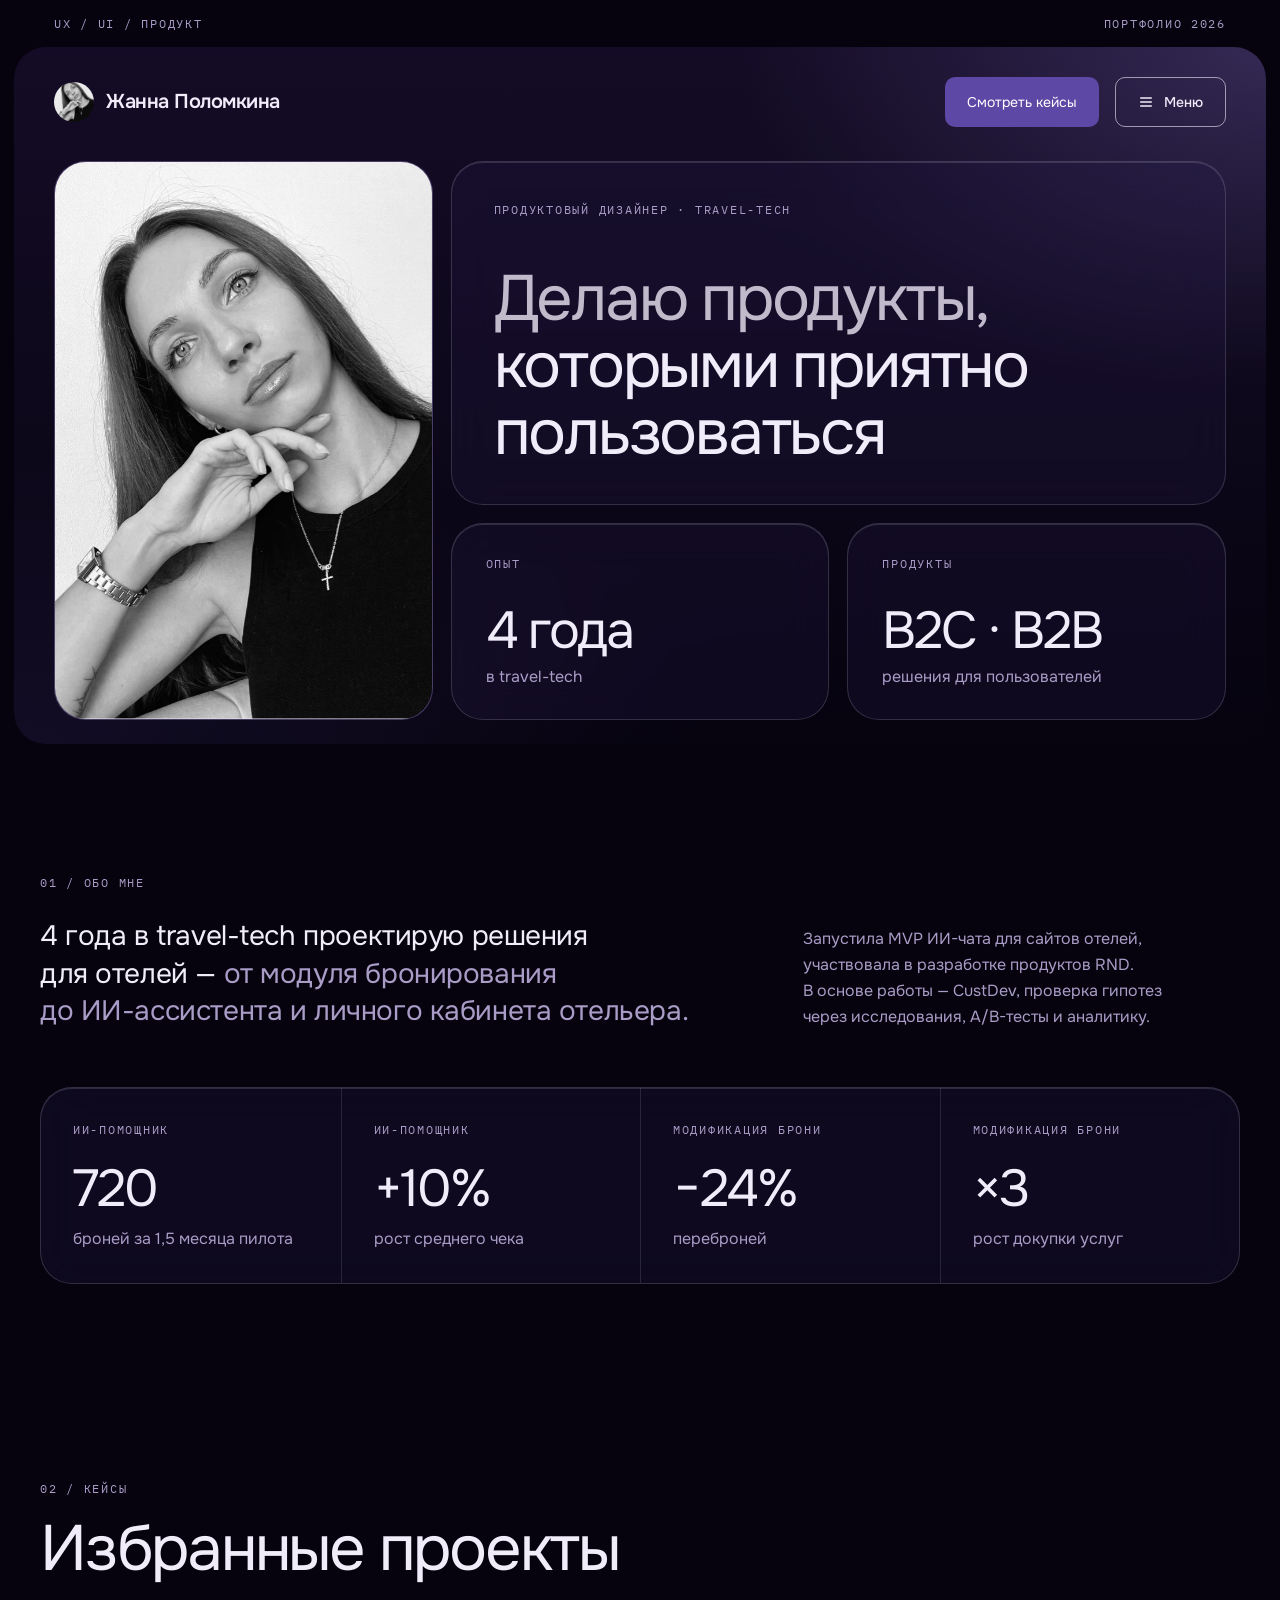
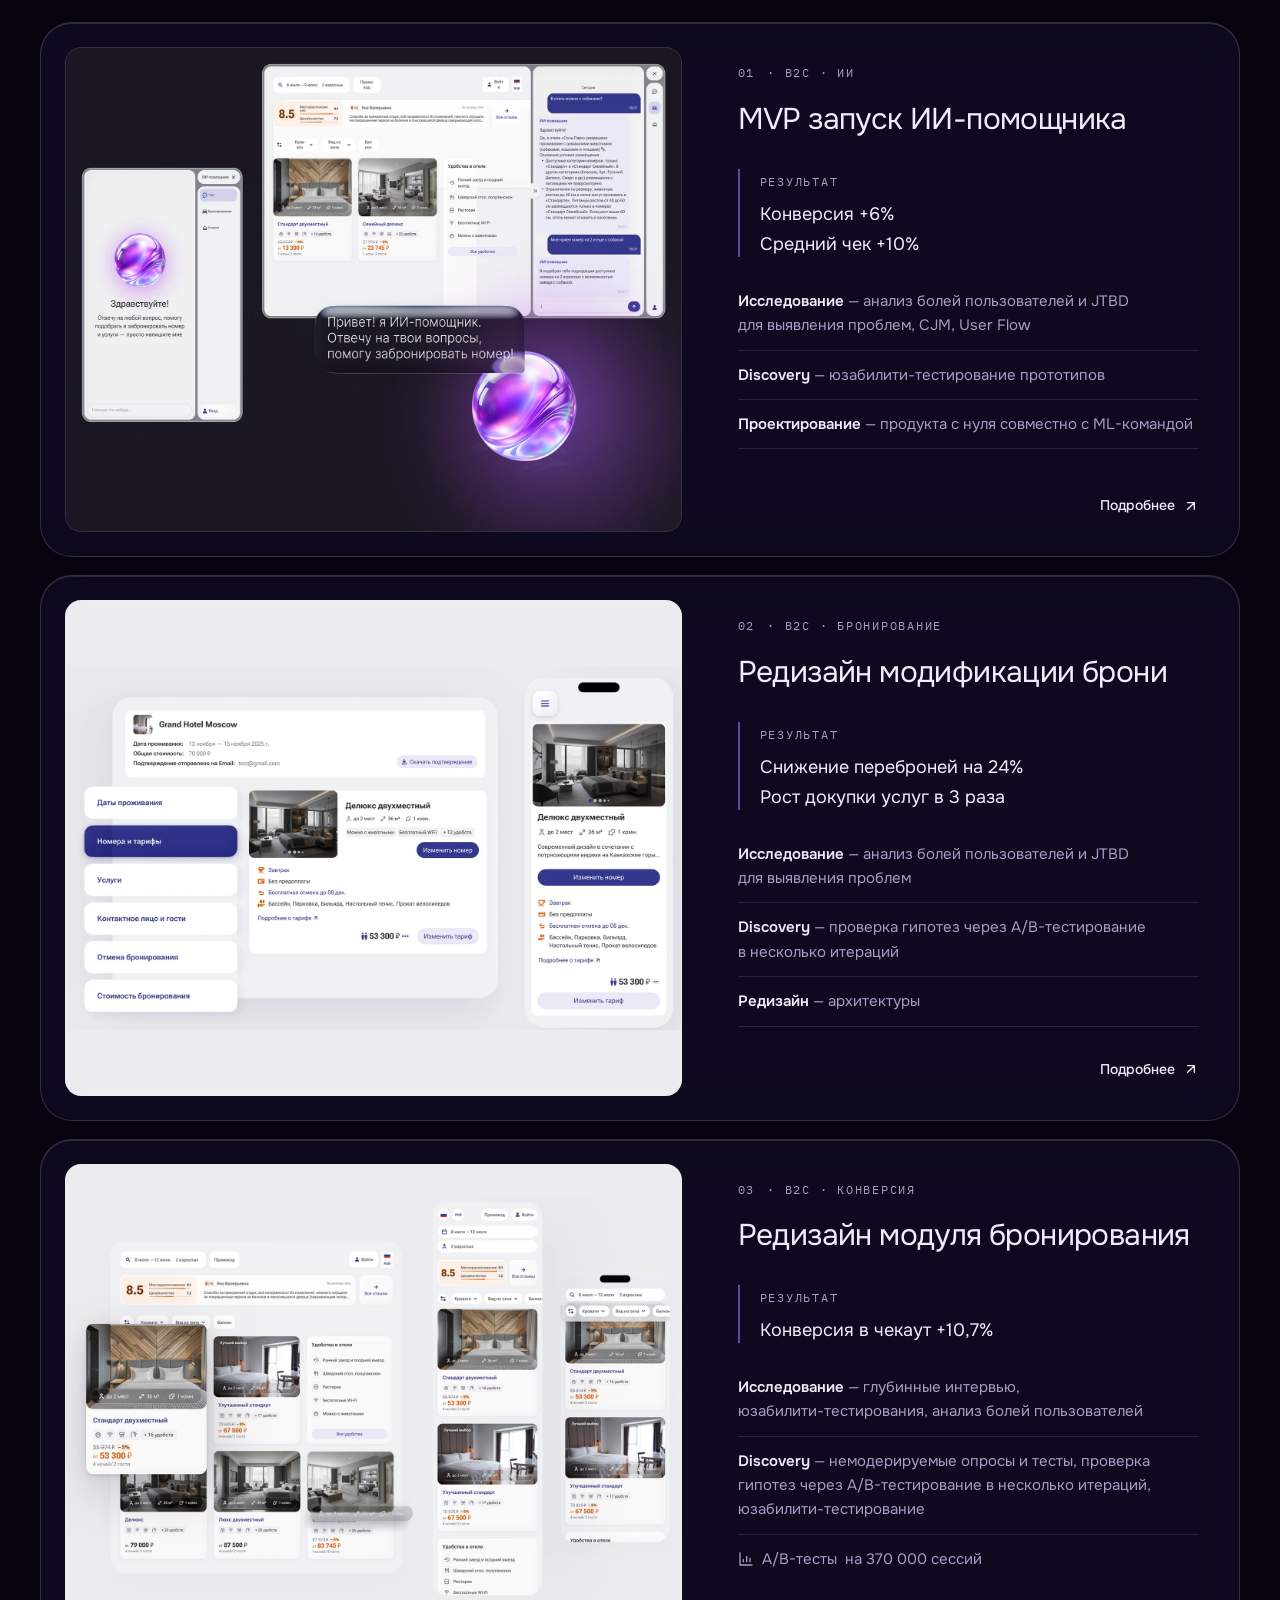
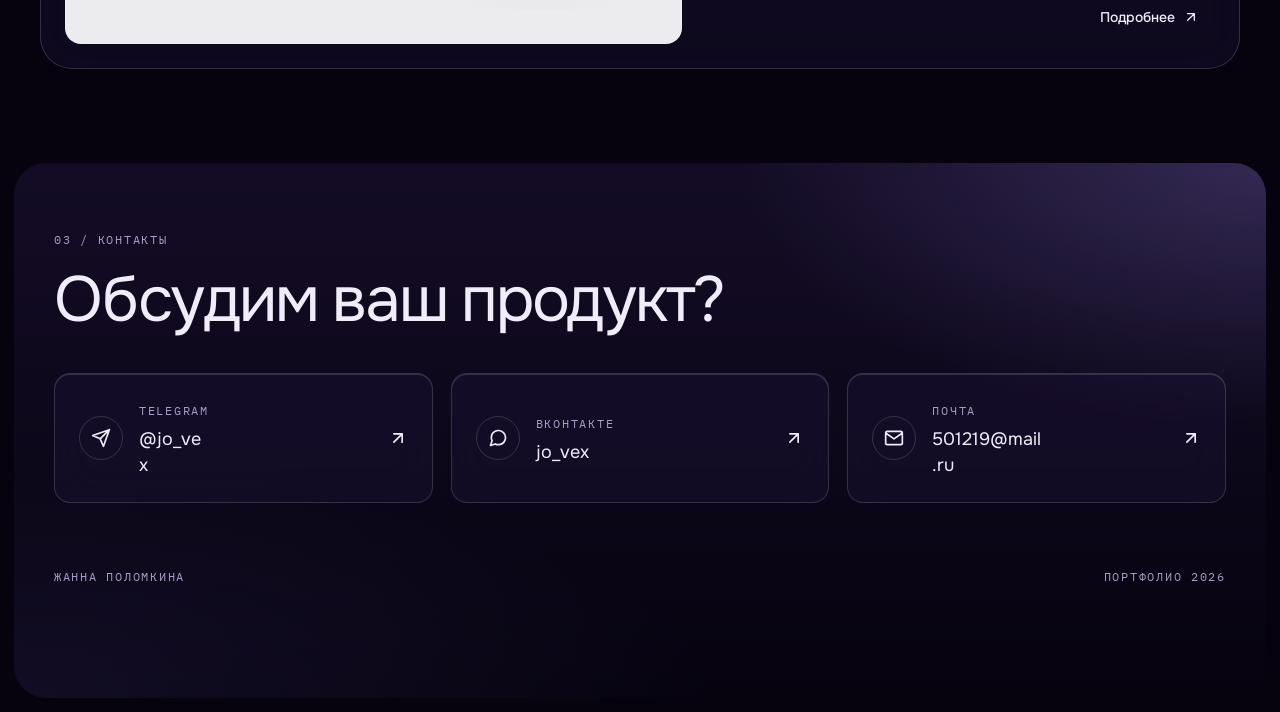
<file: index.html>
<!doctype html>
<html lang="ru">
<head>
  <meta charset="utf-8">
  <meta name="viewport" content="width=device-width, initial-scale=1">
  <meta name="theme-color" content="#06030f">
  <title>Жанна Поломкина — продуктовый дизайнер, travel-tech</title>
  <meta name="description" content="Портфолио продуктового дизайнера: 4 года в travel-tech, B2C и B2B продукты для отелей — модуль бронирования, ИИ-ассистент, кабинет отельера.">
  <link rel="preconnect" href="https://fonts.googleapis.com">
  <link rel="preconnect" href="https://fonts.gstatic.com" crossorigin>
  <link rel="stylesheet" href="https://fonts.googleapis.com/css2?family=Onest:wght@400;500;600&amp;family=IBM+Plex+Mono:wght@400;500&amp;display=swap">
  <link rel="stylesheet" href="home.css">
  <link rel="icon" type="image/svg+xml" href="home-favicon.svg?v=jv">
  <script src="home.js" defer></script>
</head>
<body>
  <div class="hero-frame">
    <div class="hero-eyebrow"><span class="mono-label">UX / UI / Продукт</span><span class="mono-label">Портфолио 2026</span></div>
    <div class="space-bg hero">
      <header class="hero-header">
        <a href="#" class="hero-brand"><img src="https://cdn.poehali.dev/projects/a54966ba-3cf7-4cb6-8736-ed5344bd2a11/bucket/0ab44b1f-8505-4165-a15e-4174cf38b8fe.jpg" data-fallback="assets--portrait.webp" alt="Жанна Поломкина">Жанна Поломкина</a>
        <div class="hero-actions">
          <a class="btn-primary" href="#cases">Смотреть кейсы</a>
          <div class="home-menu">
            <button class="btn-secondary" type="button" aria-expanded="false" aria-controls="home-navigation"><svg width="16" height="16" viewBox="0 0 24 24" fill="none" stroke="currentColor" stroke-width="2" stroke-linecap="round" stroke-linejoin="round" aria-hidden="true"><path d="M4 6h16M4 12h16M4 18h16"/></svg> Меню</button>
            <nav class="glass" id="home-navigation" aria-label="Разделы портфолио" hidden>
              <a href="#about">Обо мне</a>
              <a href="#cases">Кейсы</a>
              <a href="#contacts">Контакты</a>
            </nav>
          </div>
        </div>
      </header>
      <div class="hero-grid">
        <figure class="glass rise hero-photo"><img src="https://cdn.poehali.dev/projects/a54966ba-3cf7-4cb6-8736-ed5344bd2a11/bucket/0ab44b1f-8505-4165-a15e-4174cf38b8fe.jpg" data-fallback="assets--portrait.webp" alt="Жанна Поломкина"></figure>
        <section class="glass rise hero-title" style="--delay:.12s">
          <span class="mono-label">Продуктовый дизайнер · Travel-tech</span>
          <h1 class="t-display">Делаю продукты,<br><b>которыми приятно пользоваться</b></h1>
        </section>
        <div class="glass rise hero-stat hero-experience" style="--delay:.24s">
          <span class="mono-label">Опыт</span><div><div class="t-num">4 года</div><p>в <span class="nowrap">travel-tech</span></p></div>
        </div>
        <div class="glass rise hero-stat hero-products" style="--delay:.36s">
          <span class="mono-label">Продукты</span><div><div class="t-num">B2C · B2B</div><p>решения для пользователей</p></div>
        </div>
      </div>
    </div>
  </div>
  <main>
    <section class="home-section about" id="about">
      <div class="reveal"><span class="mono-label">01 / Обо мне</span></div>
      <div class="about-copy reveal" style="--delay:.08s">
        <p class="t-lead">4 года в <span class="nowrap">travel-tech</span> проектирую решения для отелей — <span>от модуля бронирования до <span class="nowrap">ИИ-ассистента</span> и личного кабинета отельера.</span></p>
        <p>Запустила MVP <span class="nowrap">ИИ-чата</span> для сайтов отелей, участвовала в разработке продуктов RND.<br>В основе работы — CustDev, проверка гипотез через исследования, <span class="nowrap">A/B-тесты</span> и аналитику.</p>
      </div>
      <div class="glass metrics">
        <div class="metric reveal" style="--delay:0s"><span class="mono-label"><span class="nowrap">ИИ-помощник</span></span><div><div class="t-num">720</div><p>броней за 1,5 месяца пилота</p></div></div>
        <div class="metric reveal" style="--delay:0.1s"><span class="mono-label"><span class="nowrap">ИИ-помощник</span></span><div><div class="t-num">+10%</div><p>рост среднего чека</p></div></div>
        <div class="metric reveal" style="--delay:0.2s"><span class="mono-label">Модификация брони</span><div><div class="t-num">−24%</div><p>переброней</p></div></div>
        <div class="metric reveal" style="--delay:0.3s"><span class="mono-label">Модификация брони</span><div><div class="t-num">×3</div><p>рост докупки услуг</p></div></div>
      </div>
    </section>
    <section class="home-section cases" id="cases">
      <div class="reveal"><span class="mono-label">02 / Кейсы</span><h2 class="t-display">Избранные проекты</h2></div>
      <div class="case-list">
        <article class="reveal" id="assistant-case">
          <a class="glass case-card" href="ai-assistant.html" aria-labelledby="assistant-case-title">
            <div class="case-media" style="--cover-bg:#1a1722">
              <img src="home-ai.webp" alt="" loading="lazy">
            </div>
            <div class="case-copy">
              <div><div class="case-tag"><span class="mono-label">01</span><span class="mono-label">· B2C · ИИ</span></div>
                <h3 class="t-h3" id="assistant-case-title">MVP запуск <span class="nowrap">ИИ-помощника</span></h3>
              </div>
              <div class="case-result"><span class="mono-label">Результат</span><ul class="t-large"><li>Конверсия +6%</li><li>Средний чек +10%</li></ul></div>
              <div class="case-steps">
                <div class="case-step"><strong>Исследование</strong><span> — анализ болей пользователей и JTBD для выявления проблем, CJM, User Flow</span></div>
                <div class="case-step"><strong>Discovery</strong><span> — <span class="nowrap">юзабилити-тестирование</span> прототипов</span></div>
                <div class="case-step"><strong>Проектирование</strong><span> — продукта с нуля совместно с <span class="nowrap">ML-командой</span></span></div>
              </div>
              <span class="case-more">Подробнее <svg width="16" height="16" viewBox="0 0 24 24" fill="none" stroke="currentColor" stroke-width="2" stroke-linecap="round" stroke-linejoin="round" aria-hidden="true"><path d="M7 17 17 7M7 7h10v10"/></svg></span>
            </div>
          </a>
        </article>
        <article class="reveal" id="modification-case">
          <a class="glass case-card" href="booking-modification.html" aria-labelledby="modification-case-title">
            <div class="case-media" style="--cover-bg:#ececef">
              <img src="home-modification.webp" alt="" loading="lazy">
            </div>
            <div class="case-copy">
              <div><div class="case-tag"><span class="mono-label">02</span><span class="mono-label">· B2C · Бронирование</span></div>
                <h3 class="t-h3" id="modification-case-title">Редизайн модификации брони</h3>
              </div>
              <div class="case-result"><span class="mono-label">Результат</span><ul class="t-large"><li>Снижение переброней на 24%</li><li>Рост докупки услуг в 3 раза</li></ul></div>
              <div class="case-steps">
                <div class="case-step"><strong>Исследование</strong><span> — анализ болей пользователей и JTBD для выявления проблем</span></div>
                <div class="case-step"><strong>Discovery</strong><span> — проверка гипотез через <span class="nowrap">A/B-тестирование</span> в несколько итераций</span></div>
                <div class="case-step"><strong>Редизайн</strong><span> — архитектуры</span></div>
              </div>
              <span class="case-more">Подробнее <svg width="16" height="16" viewBox="0 0 24 24" fill="none" stroke="currentColor" stroke-width="2" stroke-linecap="round" stroke-linejoin="round" aria-hidden="true"><path d="M7 17 17 7M7 7h10v10"/></svg></span>
            </div>
          </a>
        </article>
        <article class="reveal" id="booking-case">
          <a class="glass case-card" href="booking-redesign.html" aria-labelledby="booking-case-title">
            <div class="case-media" style="--cover-bg:#ececef">
              <img src="home-booking.webp" alt="" loading="lazy">
            </div>
            <div class="case-copy">
              <div><div class="case-tag"><span class="mono-label">03</span><span class="mono-label">· B2C · Конверсия</span></div>
                <h3 class="t-h3" id="booking-case-title">Редизайн модуля бронирования</h3>
              </div>
              <div class="case-result"><span class="mono-label">Результат</span><ul class="t-large"><li>Конверсия в чекаут +10,7%</li></ul></div>
              <div class="case-steps">
                <div class="case-step"><strong>Исследование</strong><span> — глубинные интервью, <span class="nowrap">юзабилити-тестирования,</span> анализ болей пользователей</span></div>
                <div class="case-step"><strong>Discovery</strong><span> — немодерируемые опросы и тесты, проверка гипотез через <span class="nowrap">A/B-тестирование</span> в несколько итераций, <span class="nowrap">юзабилити-тестирование</span></span></div>
                <div class="case-extra"><svg width="16" height="16" viewBox="0 0 24 24" fill="none" stroke="currentColor" stroke-width="2" stroke-linecap="round" stroke-linejoin="round" aria-hidden="true"><path d="M3 3v18h18M8 16v-3M13 16V8M18 16v-5"/></svg> <span class="nowrap">A/B-тесты</span> на 370 000 сессий</div>
              </div>
              <span class="case-more">Подробнее <svg width="16" height="16" viewBox="0 0 24 24" fill="none" stroke="currentColor" stroke-width="2" stroke-linecap="round" stroke-linejoin="round" aria-hidden="true"><path d="M7 17 17 7M7 7h10v10"/></svg></span>
            </div>
          </a>
        </article>
      </div>
    </section>
    <section class="contacts" id="contacts">
      <div class="space-bg contacts-panel">
        <div class="contacts-inner">
          <div class="reveal"><span class="mono-label">03 / Контакты</span><h2 class="t-display">Обсудим ваш продукт?</h2></div>
          <div class="contacts-grid">
          <div class="reveal" style="--delay:0s"><a class="glass contact-card" href="https://t.me/jo_vex" target="_blank" rel="noreferrer"><div class="contact-info"><span class="contact-icon"><svg width="20" height="20" viewBox="0 0 24 24" fill="none" stroke="currentColor" stroke-width="2" stroke-linecap="round" stroke-linejoin="round" aria-hidden="true"><path d="m22 2-7 20-4-9-9-4 20-7ZM22 2 11 13"/></svg></span><div><span class="mono-label">Telegram</span><div class="t-large">@jo_vex</div></div></div><svg width="20" height="20" viewBox="0 0 24 24" fill="none" stroke="currentColor" stroke-width="2" stroke-linecap="round" stroke-linejoin="round" aria-hidden="true"><path d="M7 17 17 7M7 7h10v10"/></svg></a></div>
          <div class="reveal" style="--delay:0.1s"><a class="glass contact-card" href="https://vk.com/jo_vex" target="_blank" rel="noreferrer"><div class="contact-info"><span class="contact-icon"><svg width="20" height="20" viewBox="0 0 24 24" fill="none" stroke="currentColor" stroke-width="2" stroke-linecap="round" stroke-linejoin="round" aria-hidden="true"><path d="M21 11.5a8.4 8.4 0 0 1-.9 3.8 8.5 8.5 0 0 1-7.6 4.7 8.4 8.4 0 0 1-3.8-.9L3 21l1.9-5.7a8.4 8.4 0 0 1-.9-3.8 8.5 8.5 0 0 1 4.7-7.6 8.4 8.4 0 0 1 3.8-.9h.5a8.5 8.5 0 0 1 8 8z"/></svg></span><div><span class="mono-label">ВКонтакте</span><div class="t-large">jo_vex</div></div></div><svg width="20" height="20" viewBox="0 0 24 24" fill="none" stroke="currentColor" stroke-width="2" stroke-linecap="round" stroke-linejoin="round" aria-hidden="true"><path d="M7 17 17 7M7 7h10v10"/></svg></a></div>
          <div class="reveal" style="--delay:0.2s"><a class="glass contact-card" href="mailto:501219@mail.ru" target="_blank" rel="noreferrer"><div class="contact-info"><span class="contact-icon"><svg width="20" height="20" viewBox="0 0 24 24" fill="none" stroke="currentColor" stroke-width="2" stroke-linecap="round" stroke-linejoin="round" aria-hidden="true"><path d="M4 4h16a2 2 0 0 1 2 2v12a2 2 0 0 1-2 2H4a2 2 0 0 1-2-2V6a2 2 0 0 1 2-2ZM22 6l-10 7L2 6"/></svg></span><div><span class="mono-label">Почта</span><div class="t-large">501219@mail.ru</div></div></div><svg width="20" height="20" viewBox="0 0 24 24" fill="none" stroke="currentColor" stroke-width="2" stroke-linecap="round" stroke-linejoin="round" aria-hidden="true"><path d="M7 17 17 7M7 7h10v10"/></svg></a></div>
          </div>
          <footer><span class="mono-label">Жанна Поломкина</span><span class="mono-label">Портфолио 2026</span></footer>
        </div>
      </div>
    </section>
  </main>
</body>
</html>
</file>
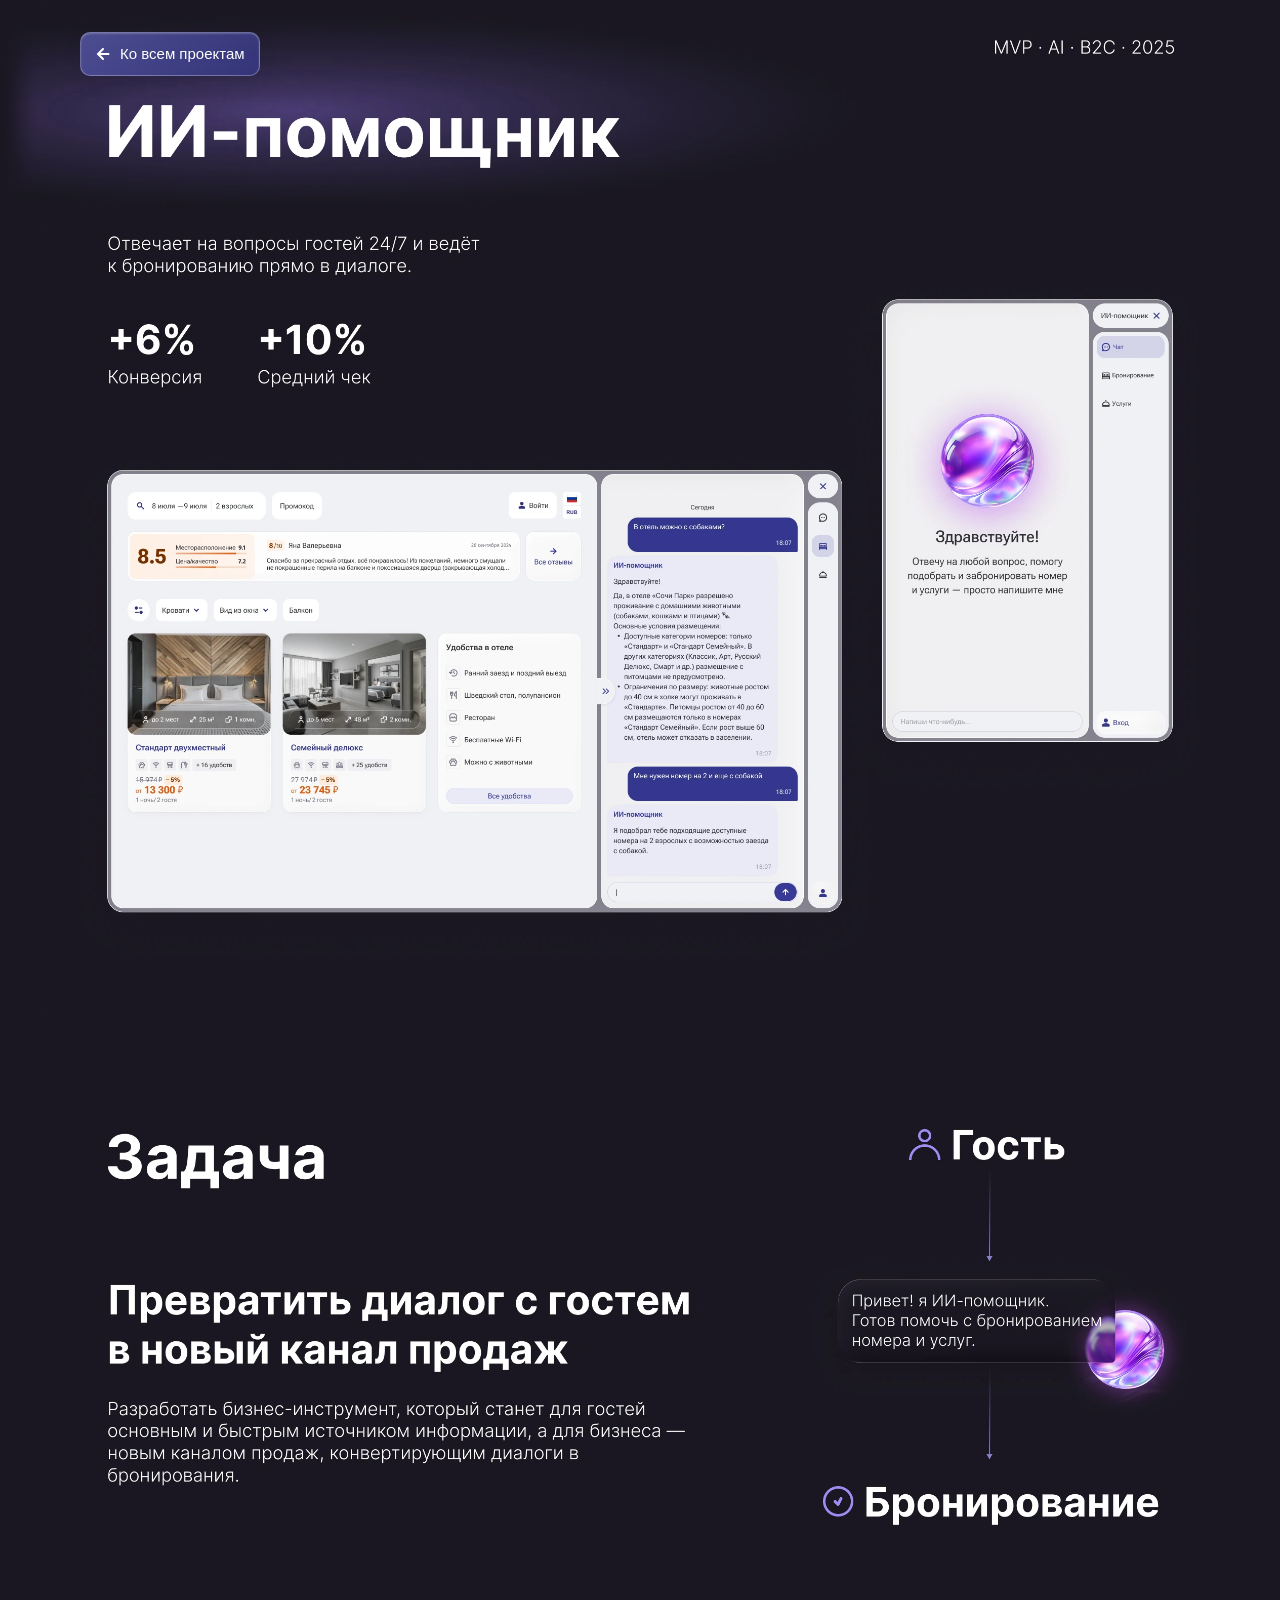
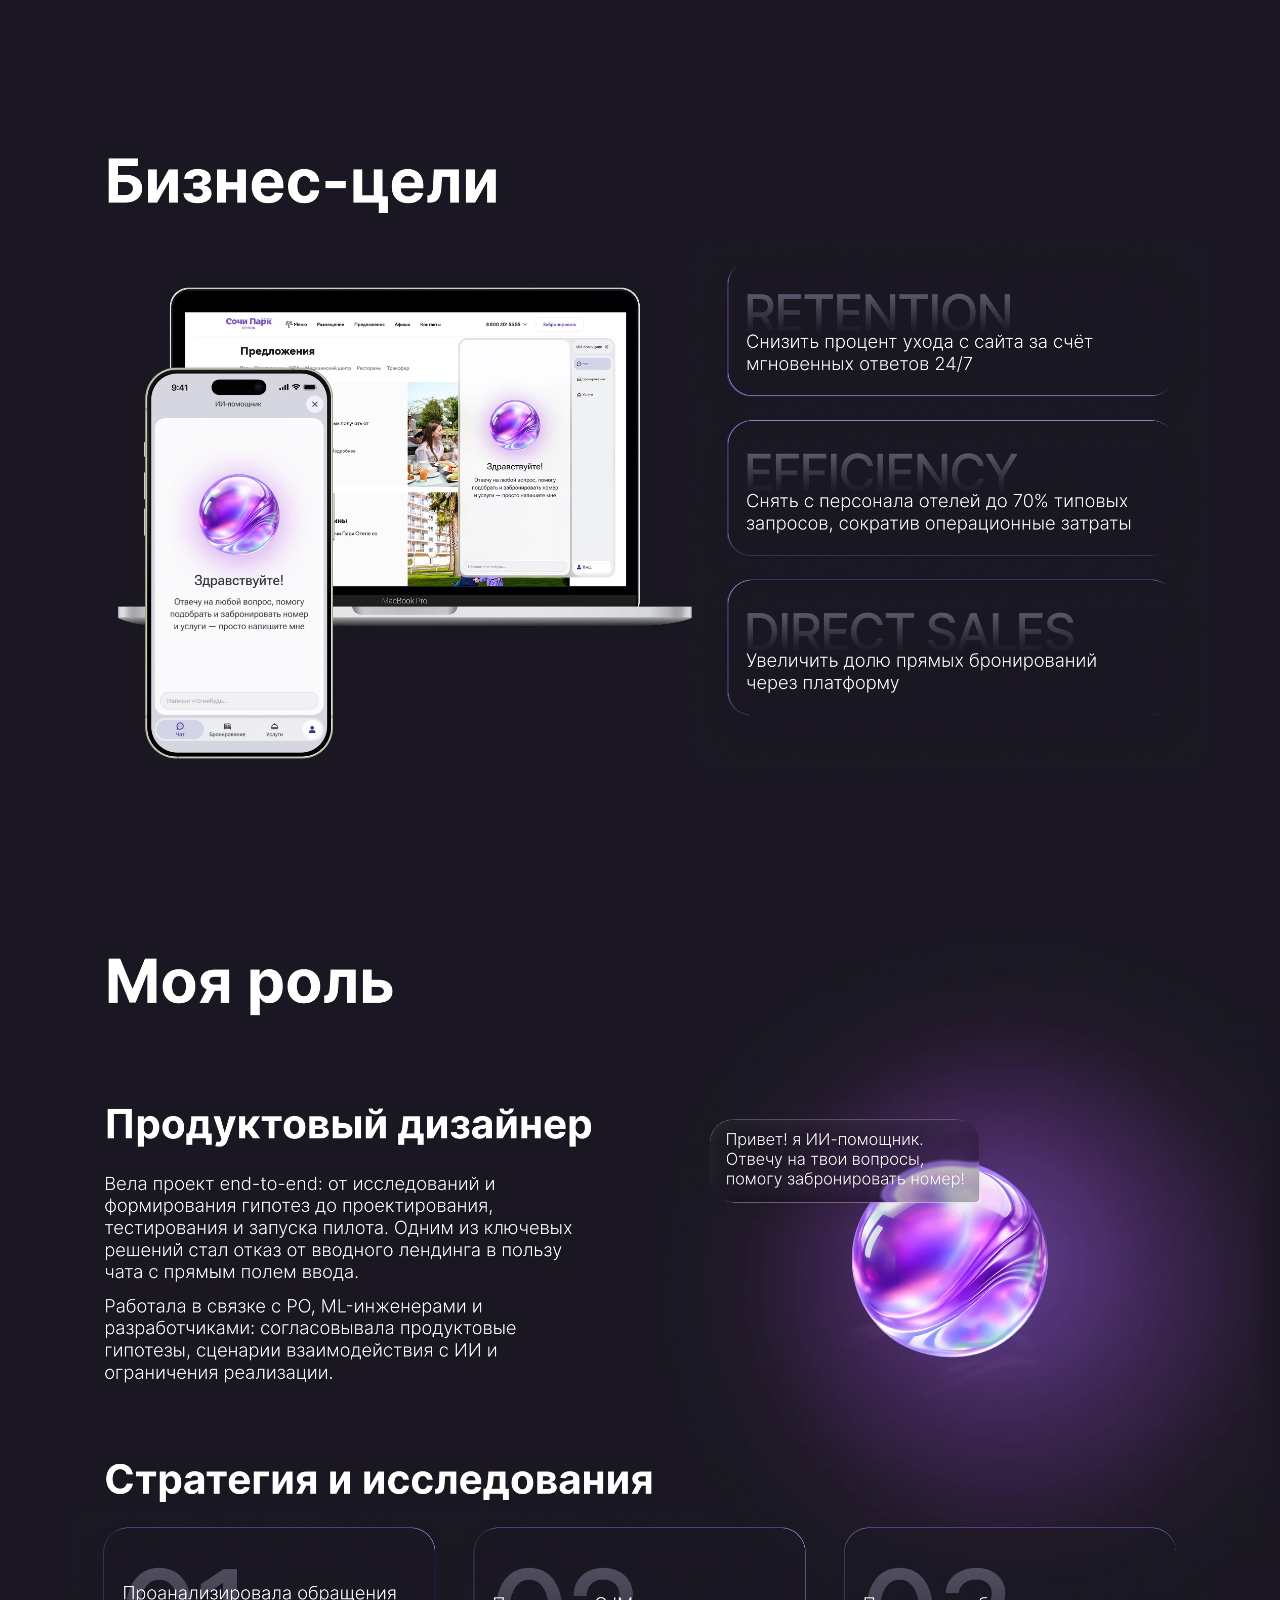
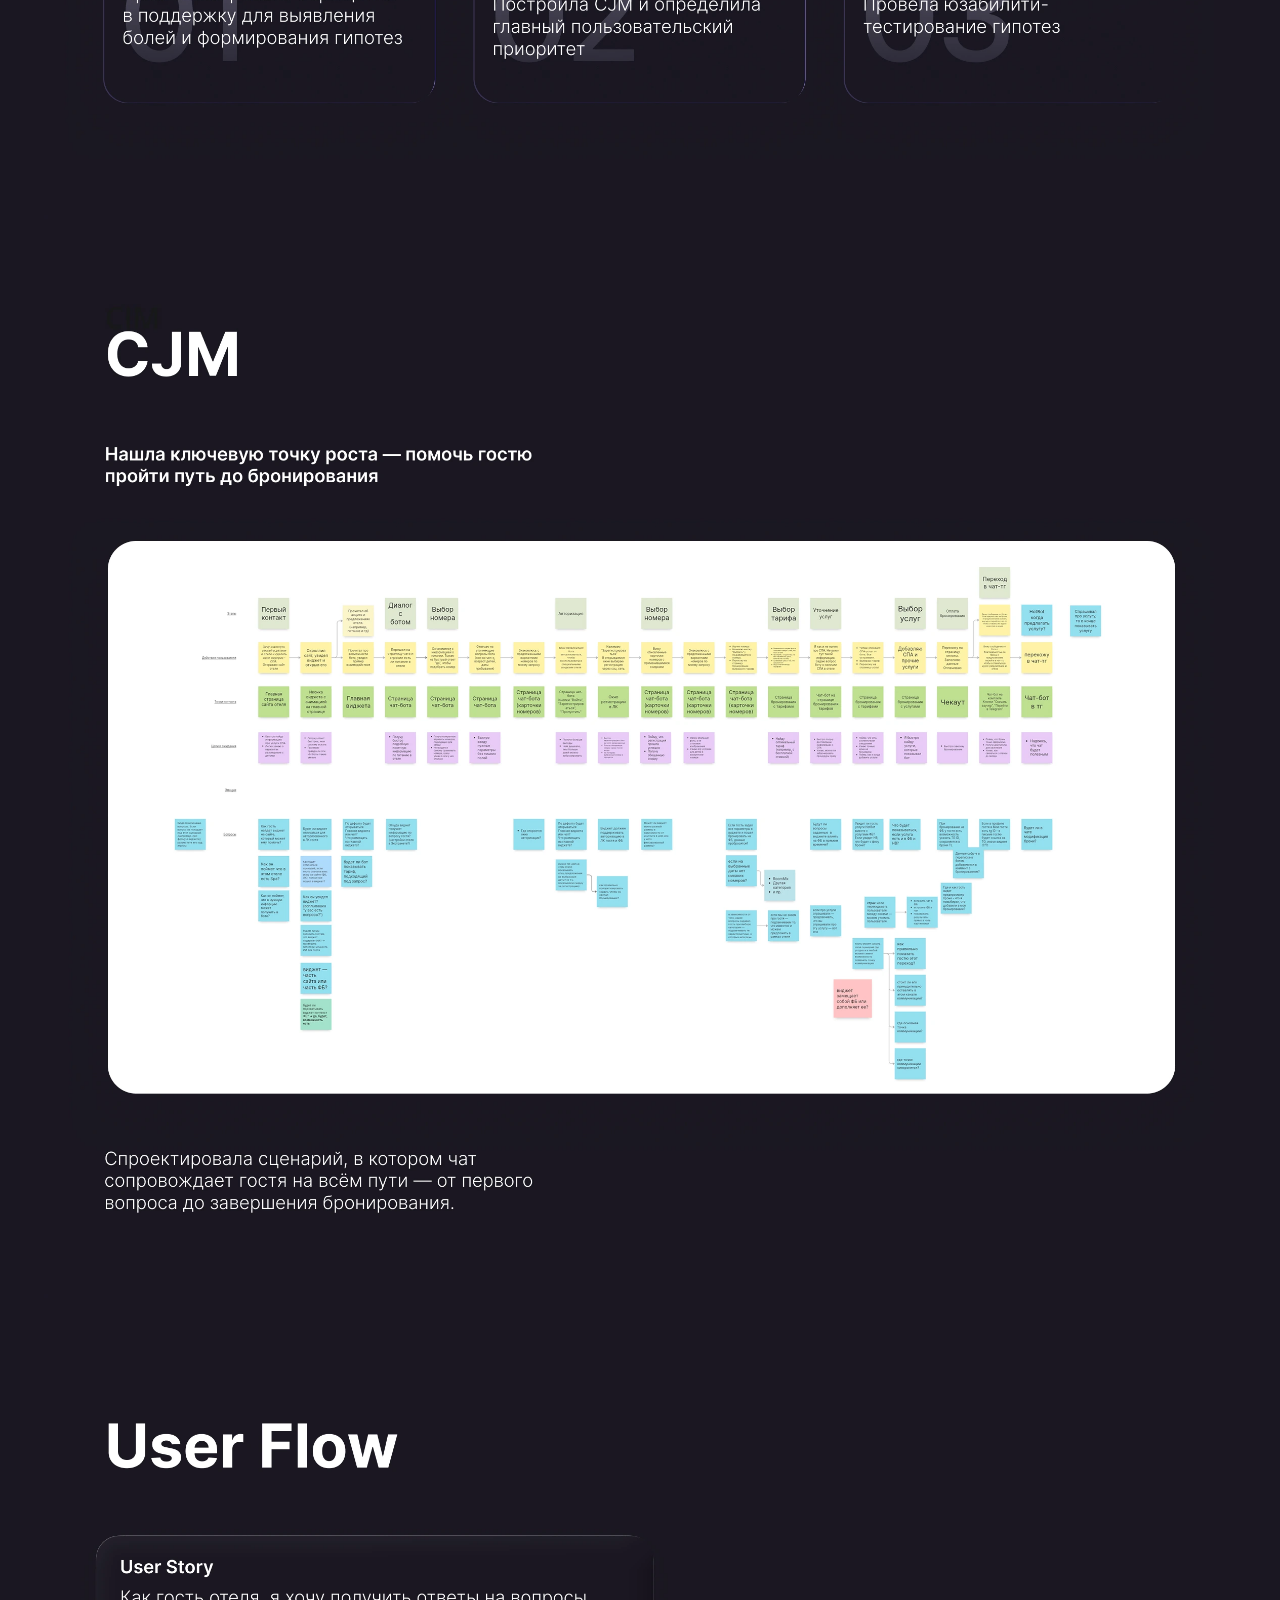
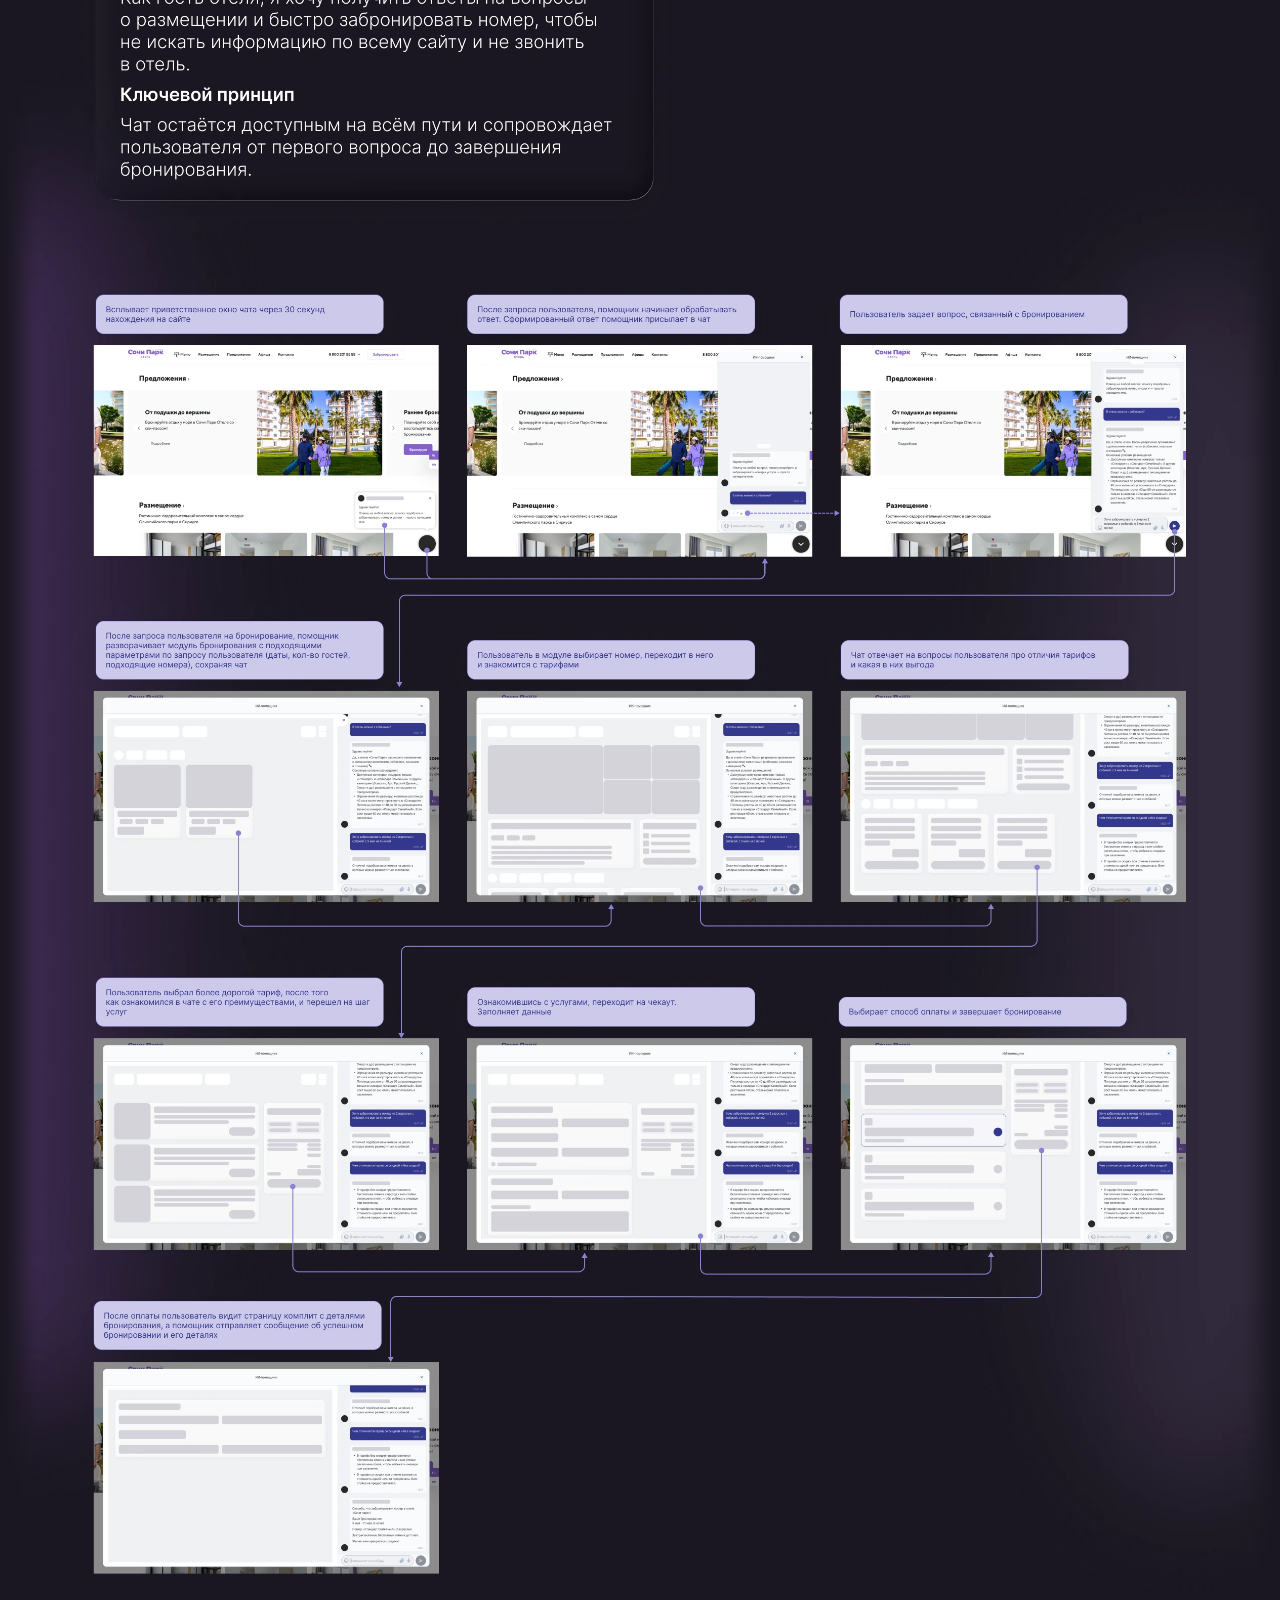
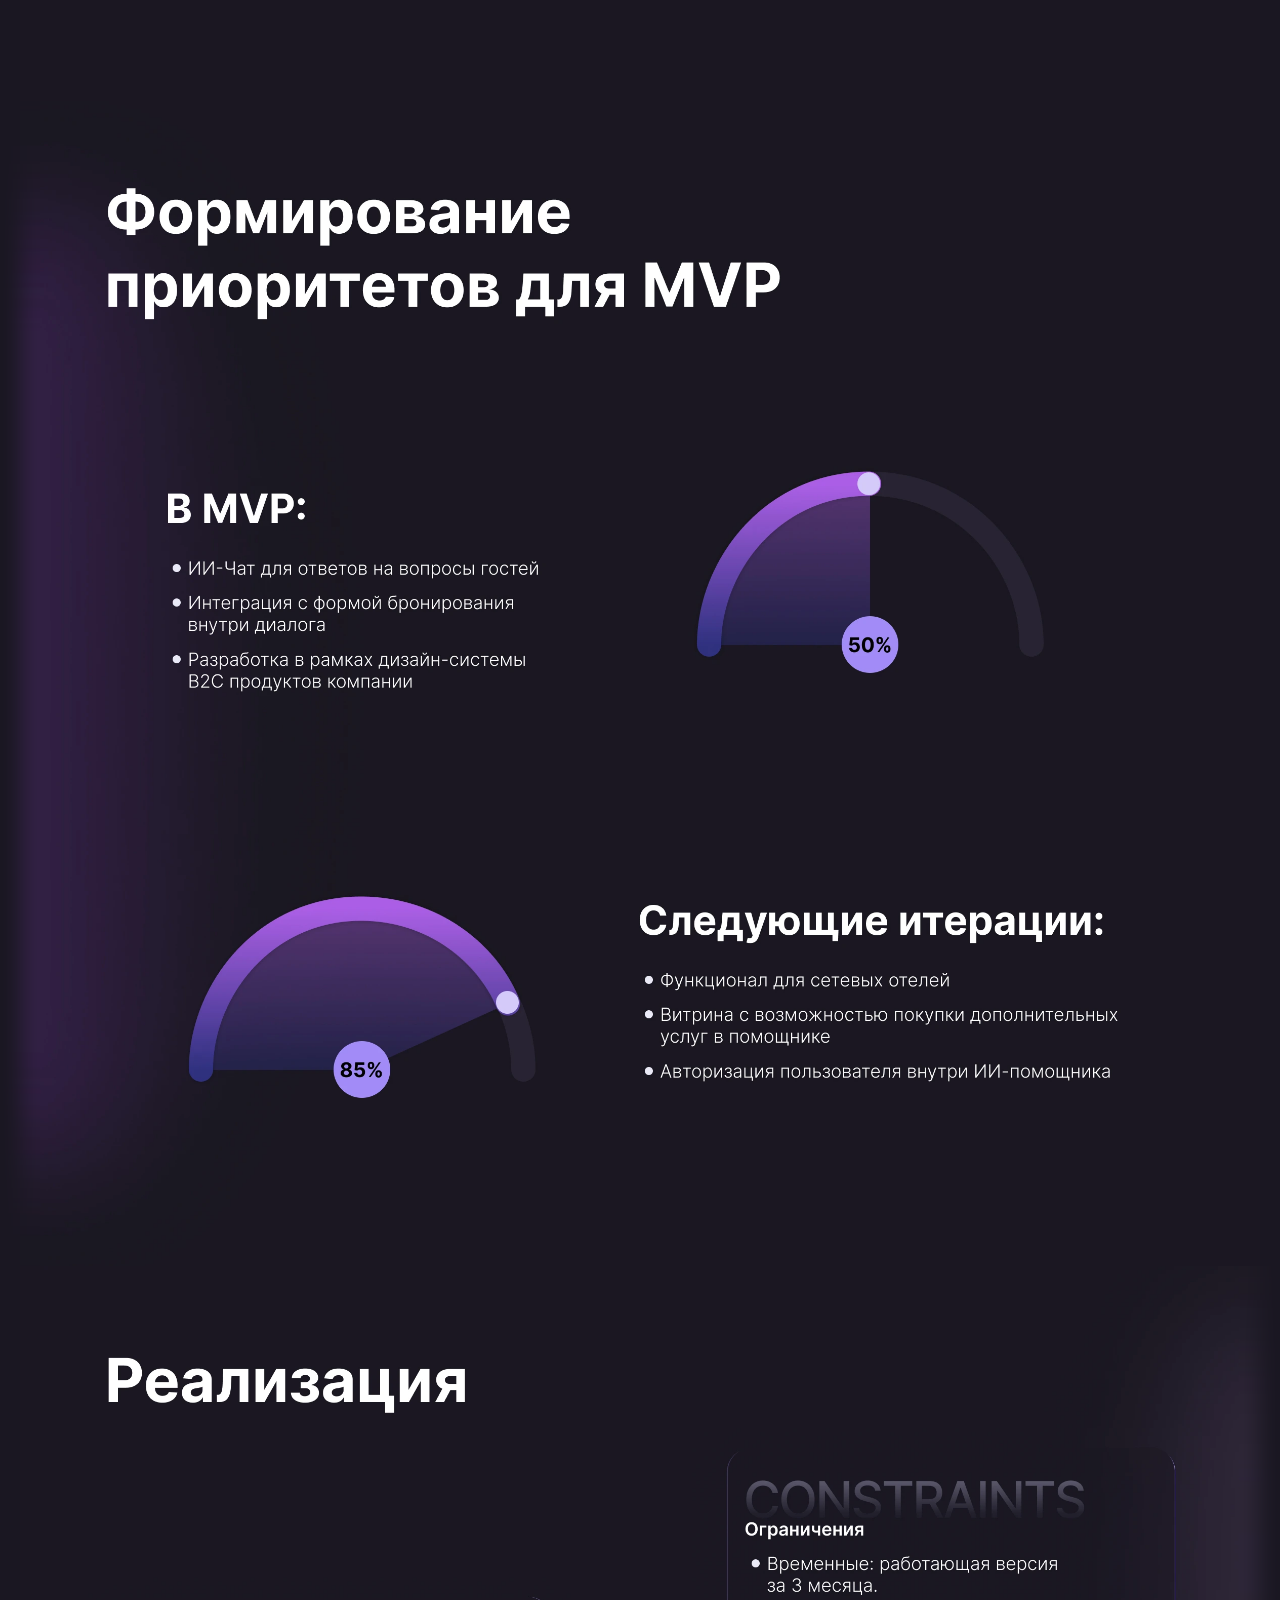
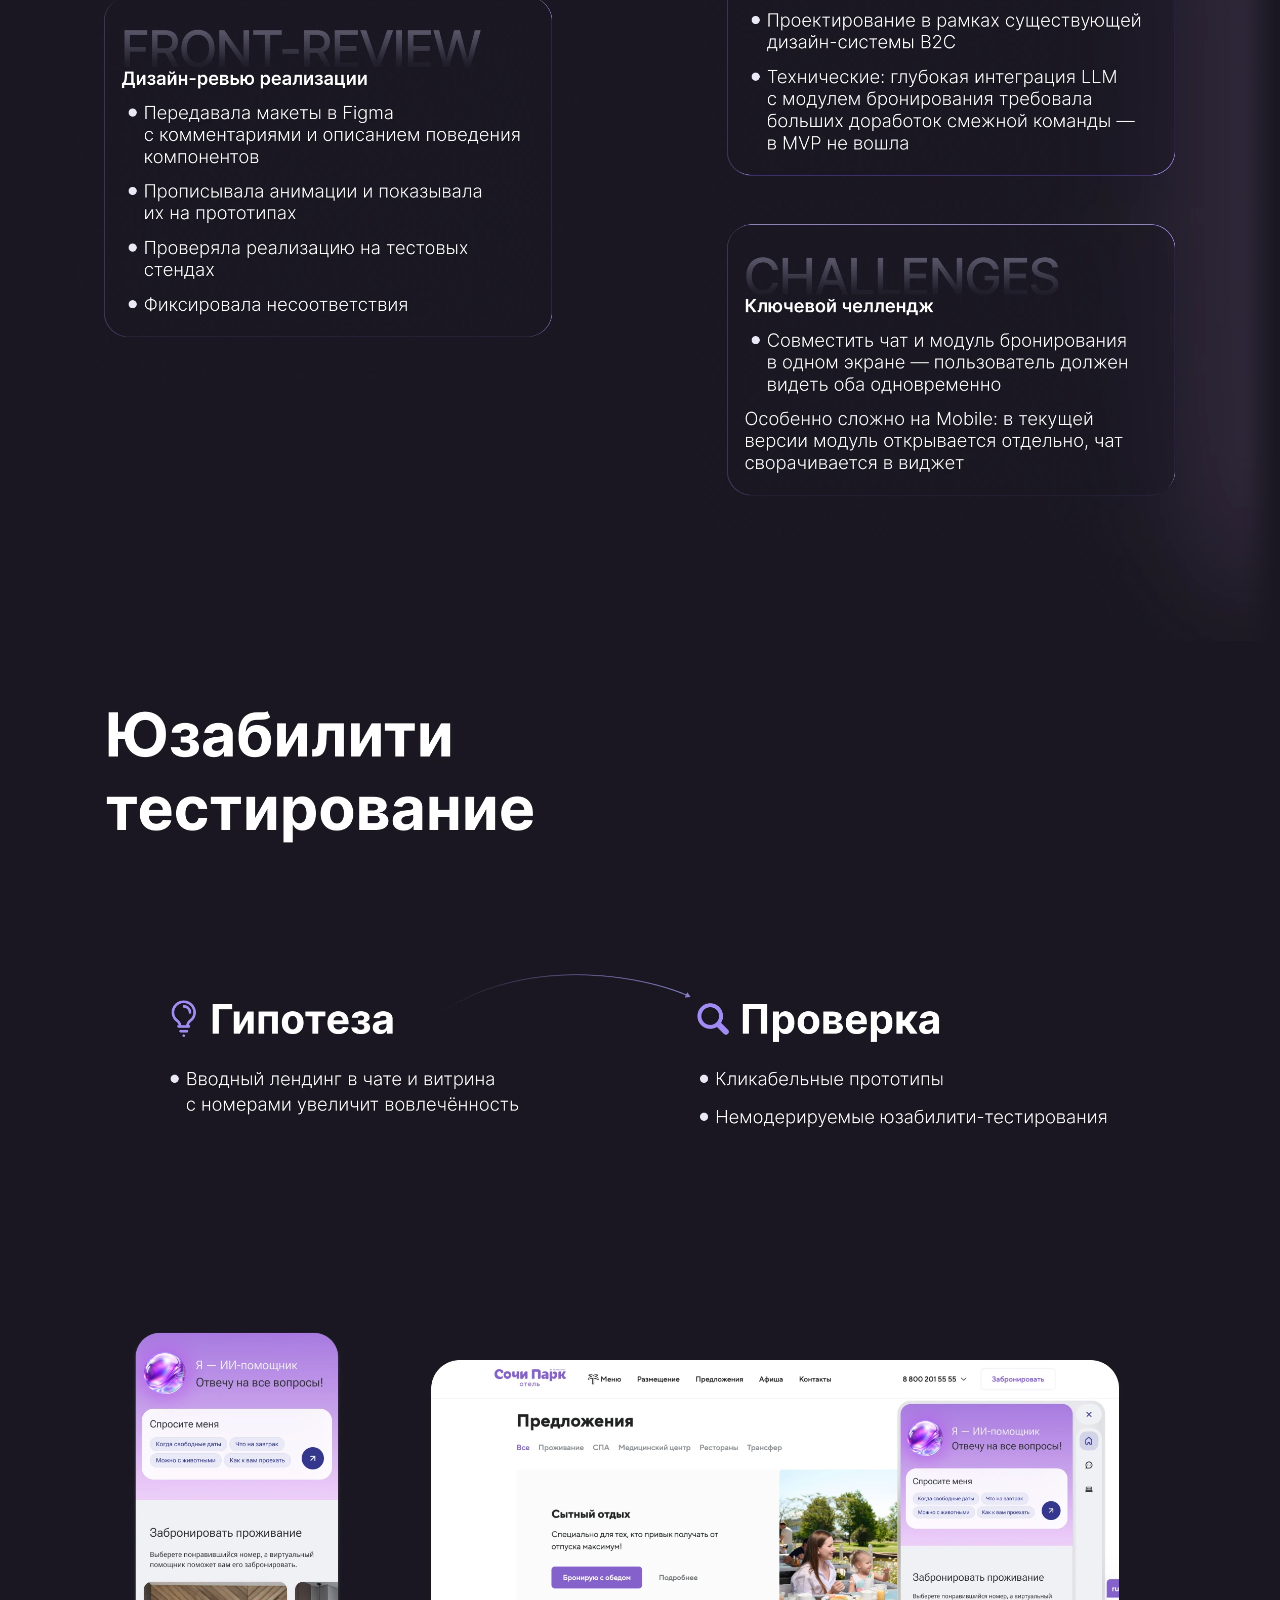
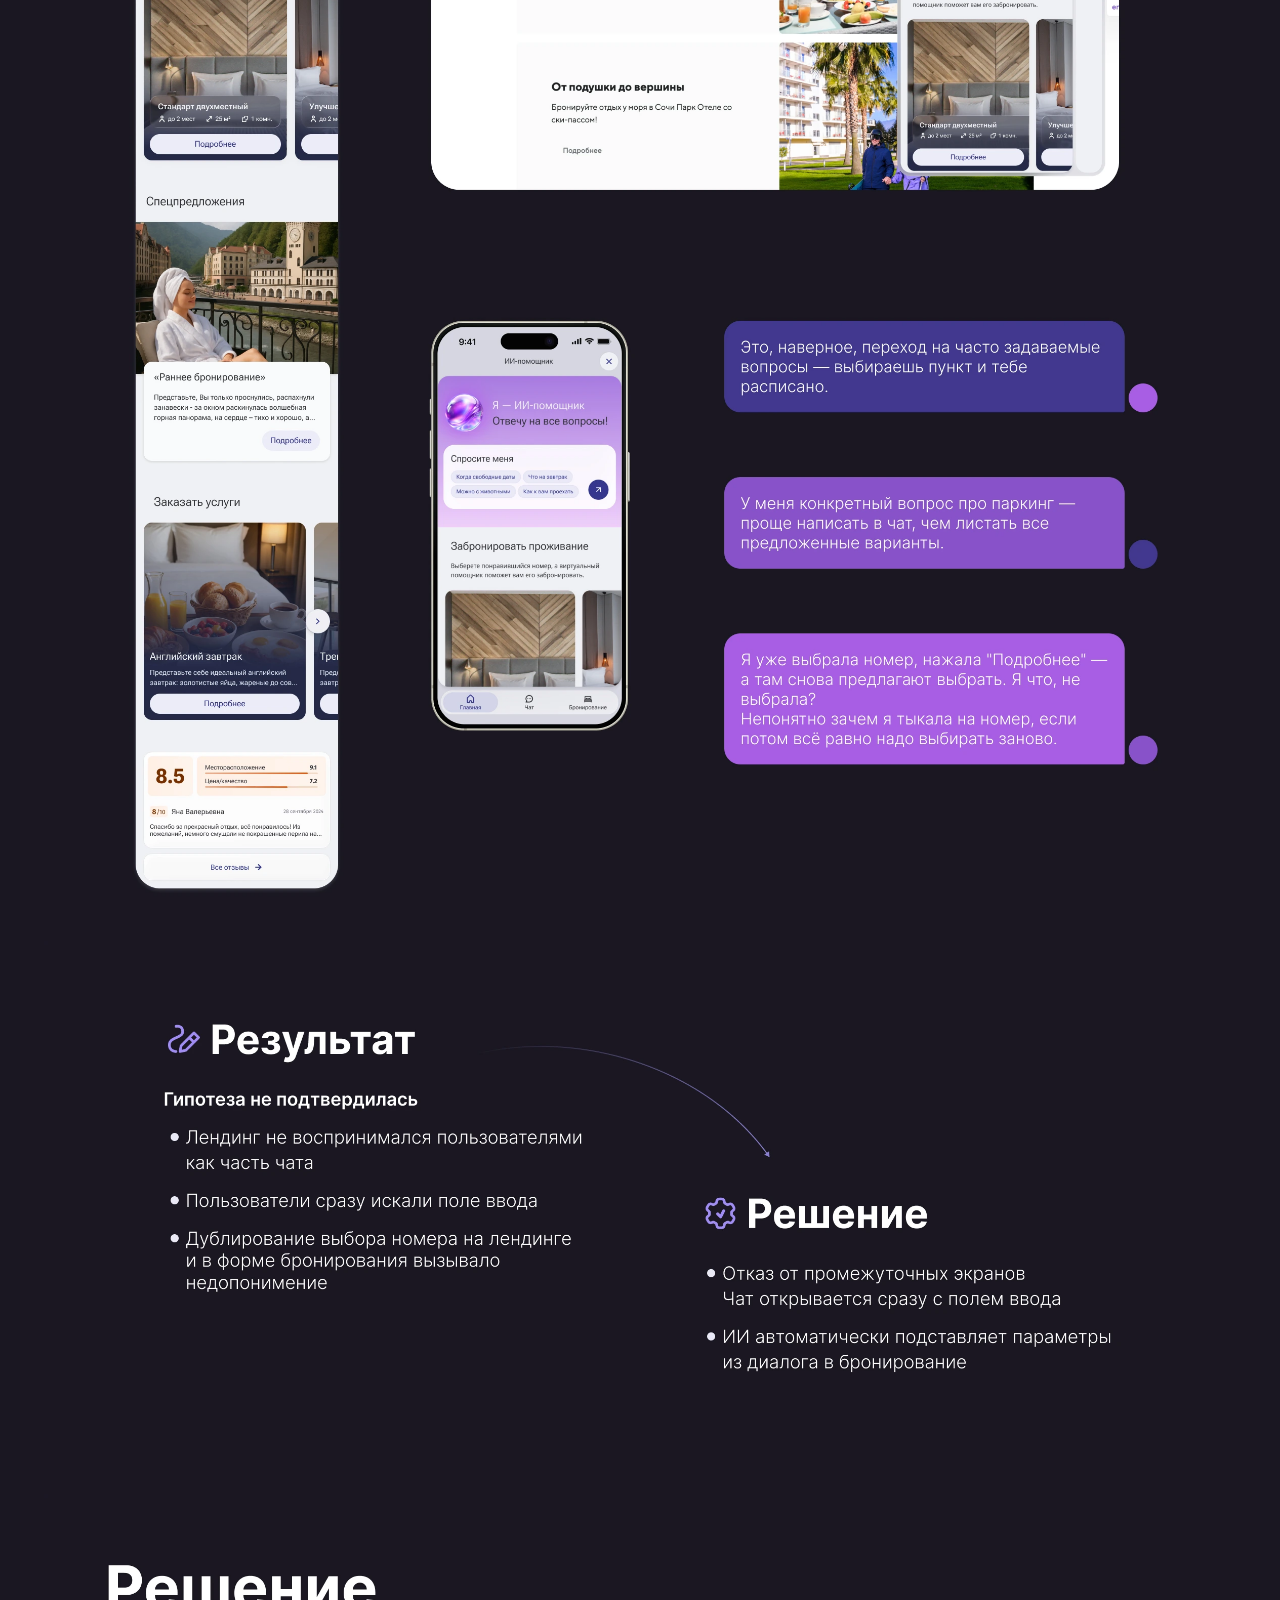
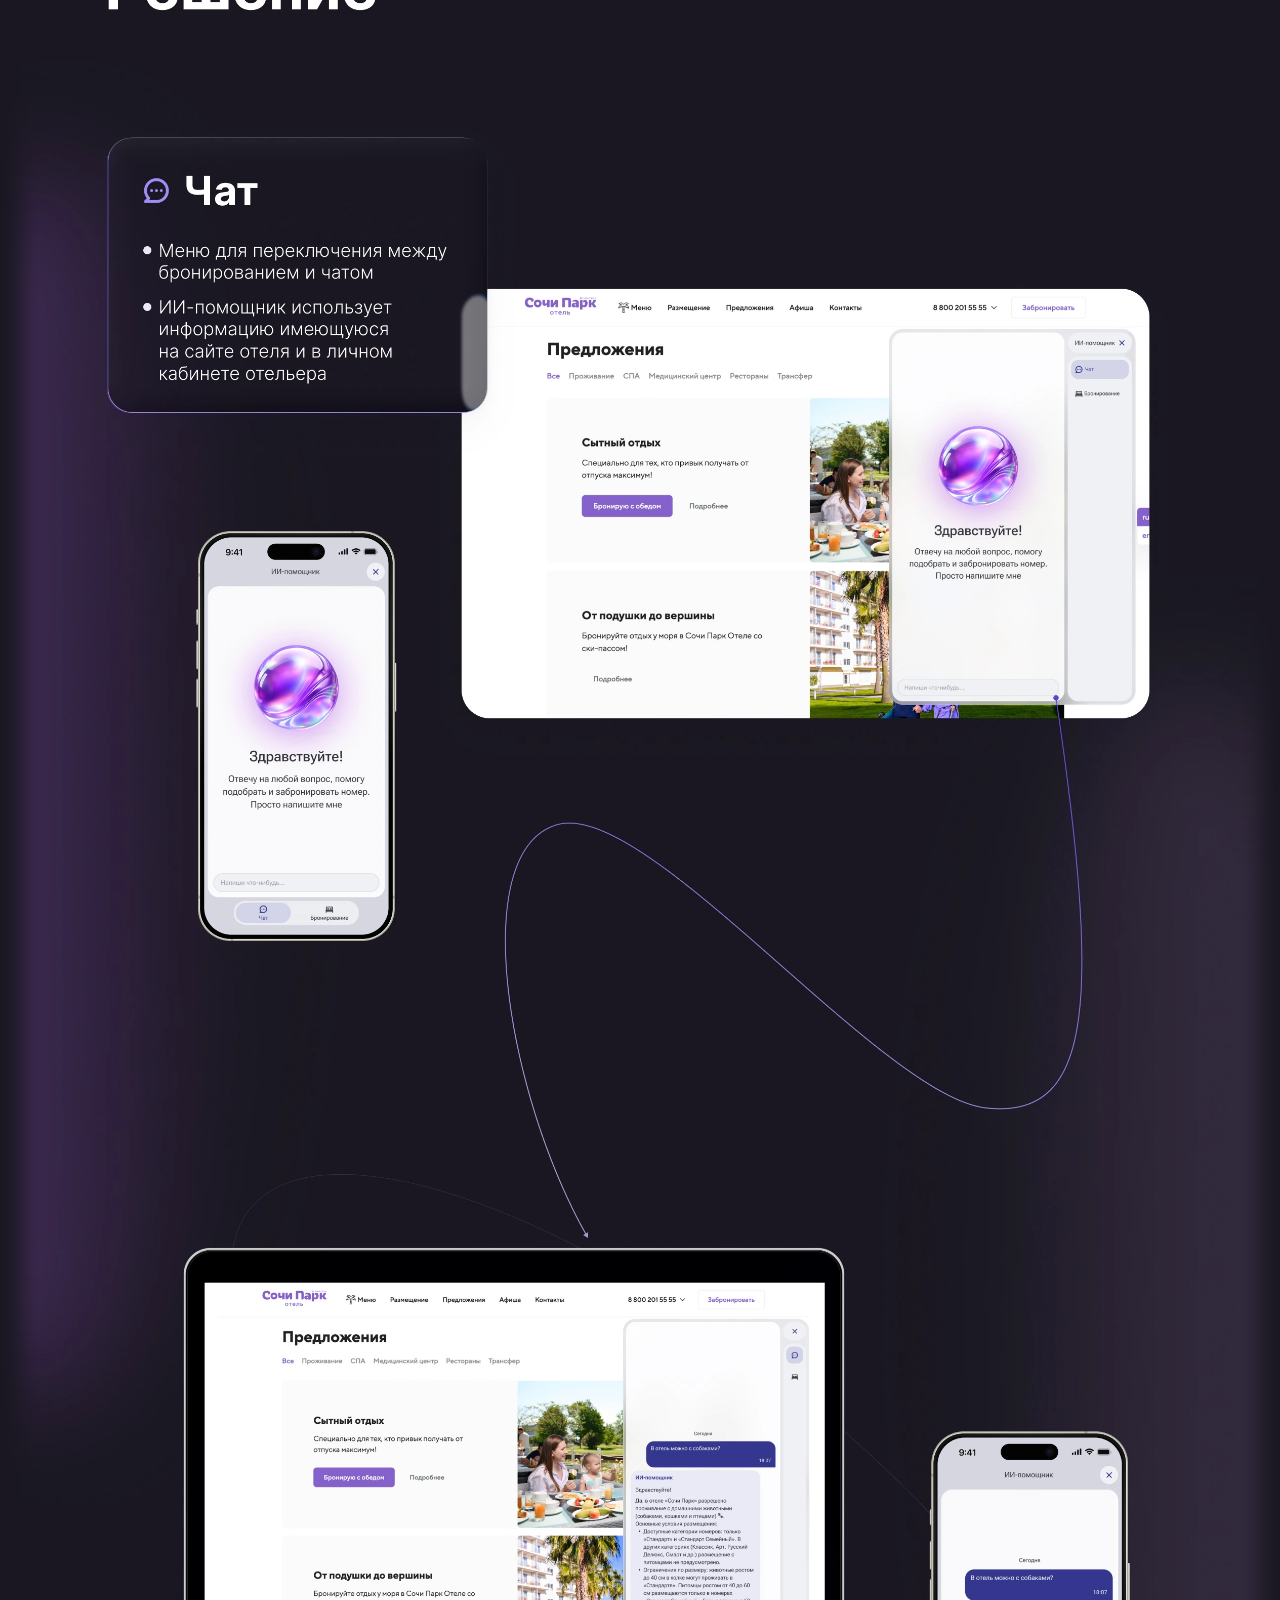
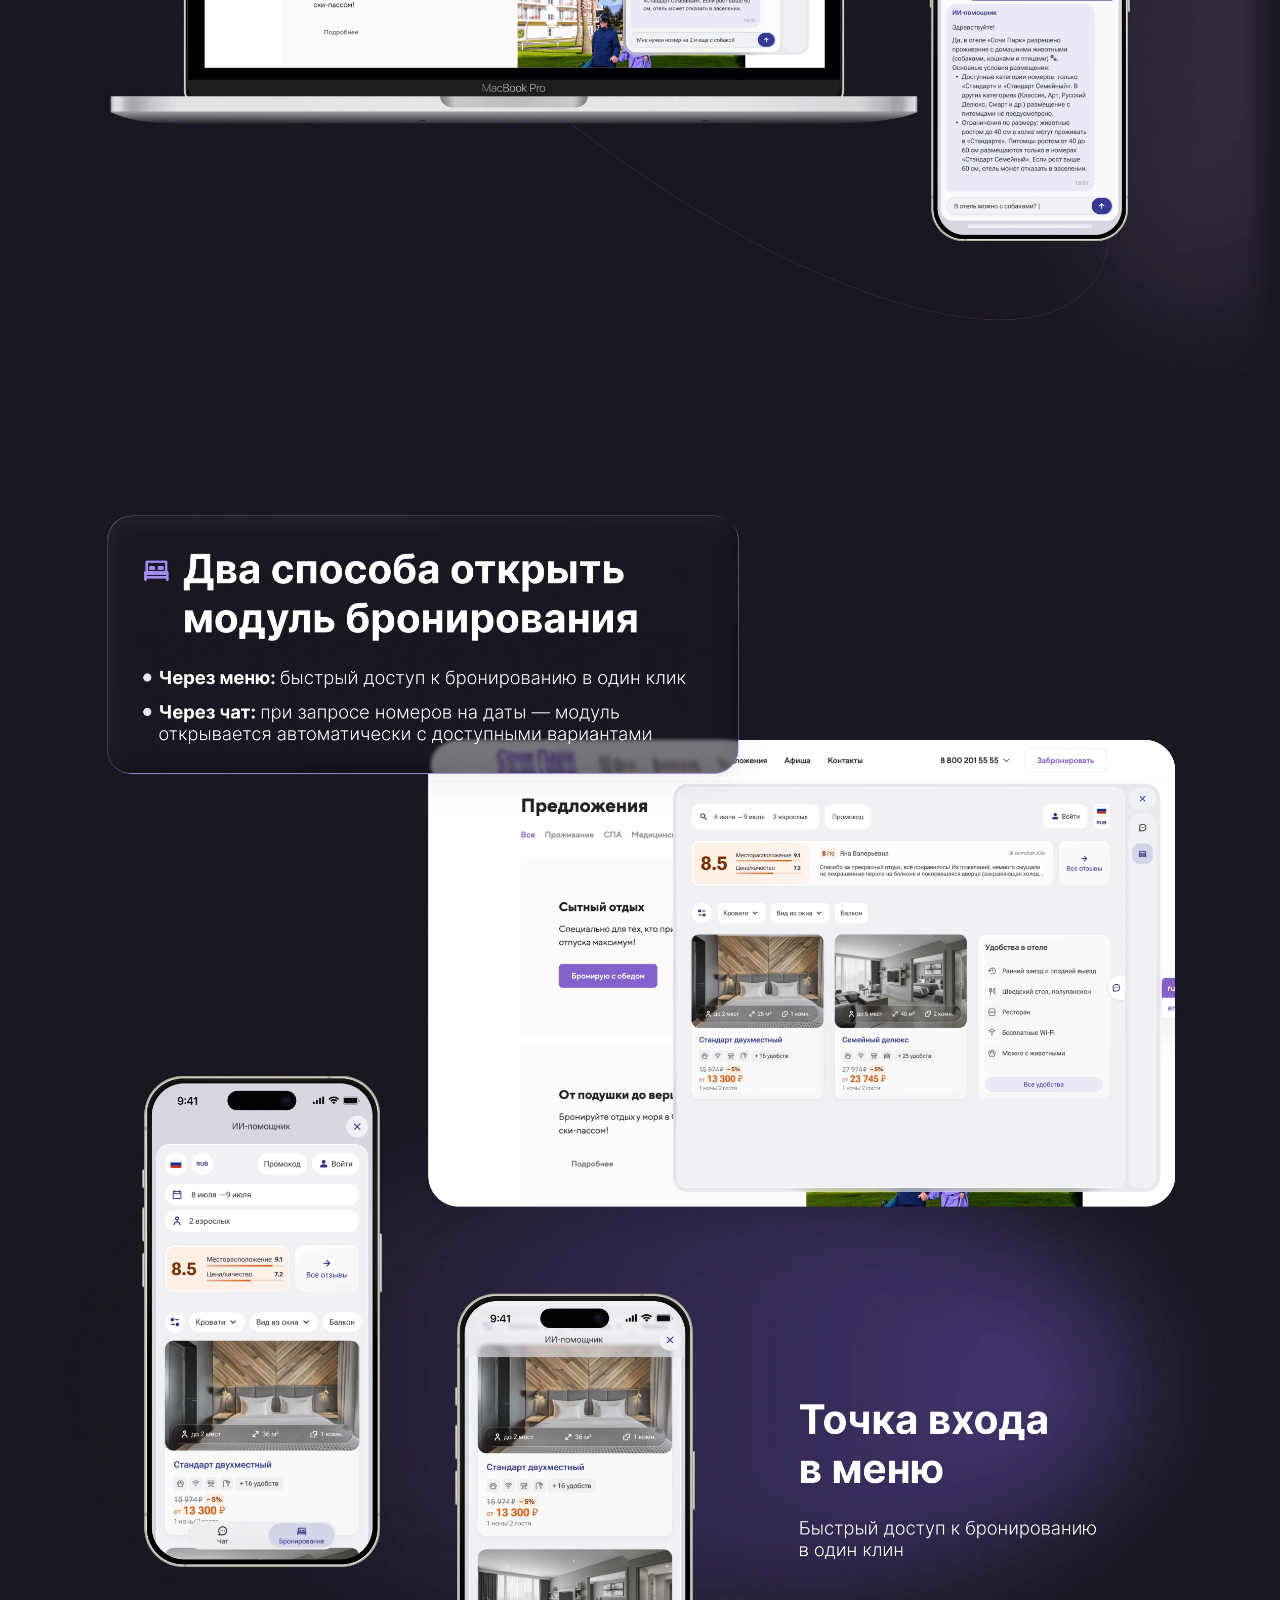
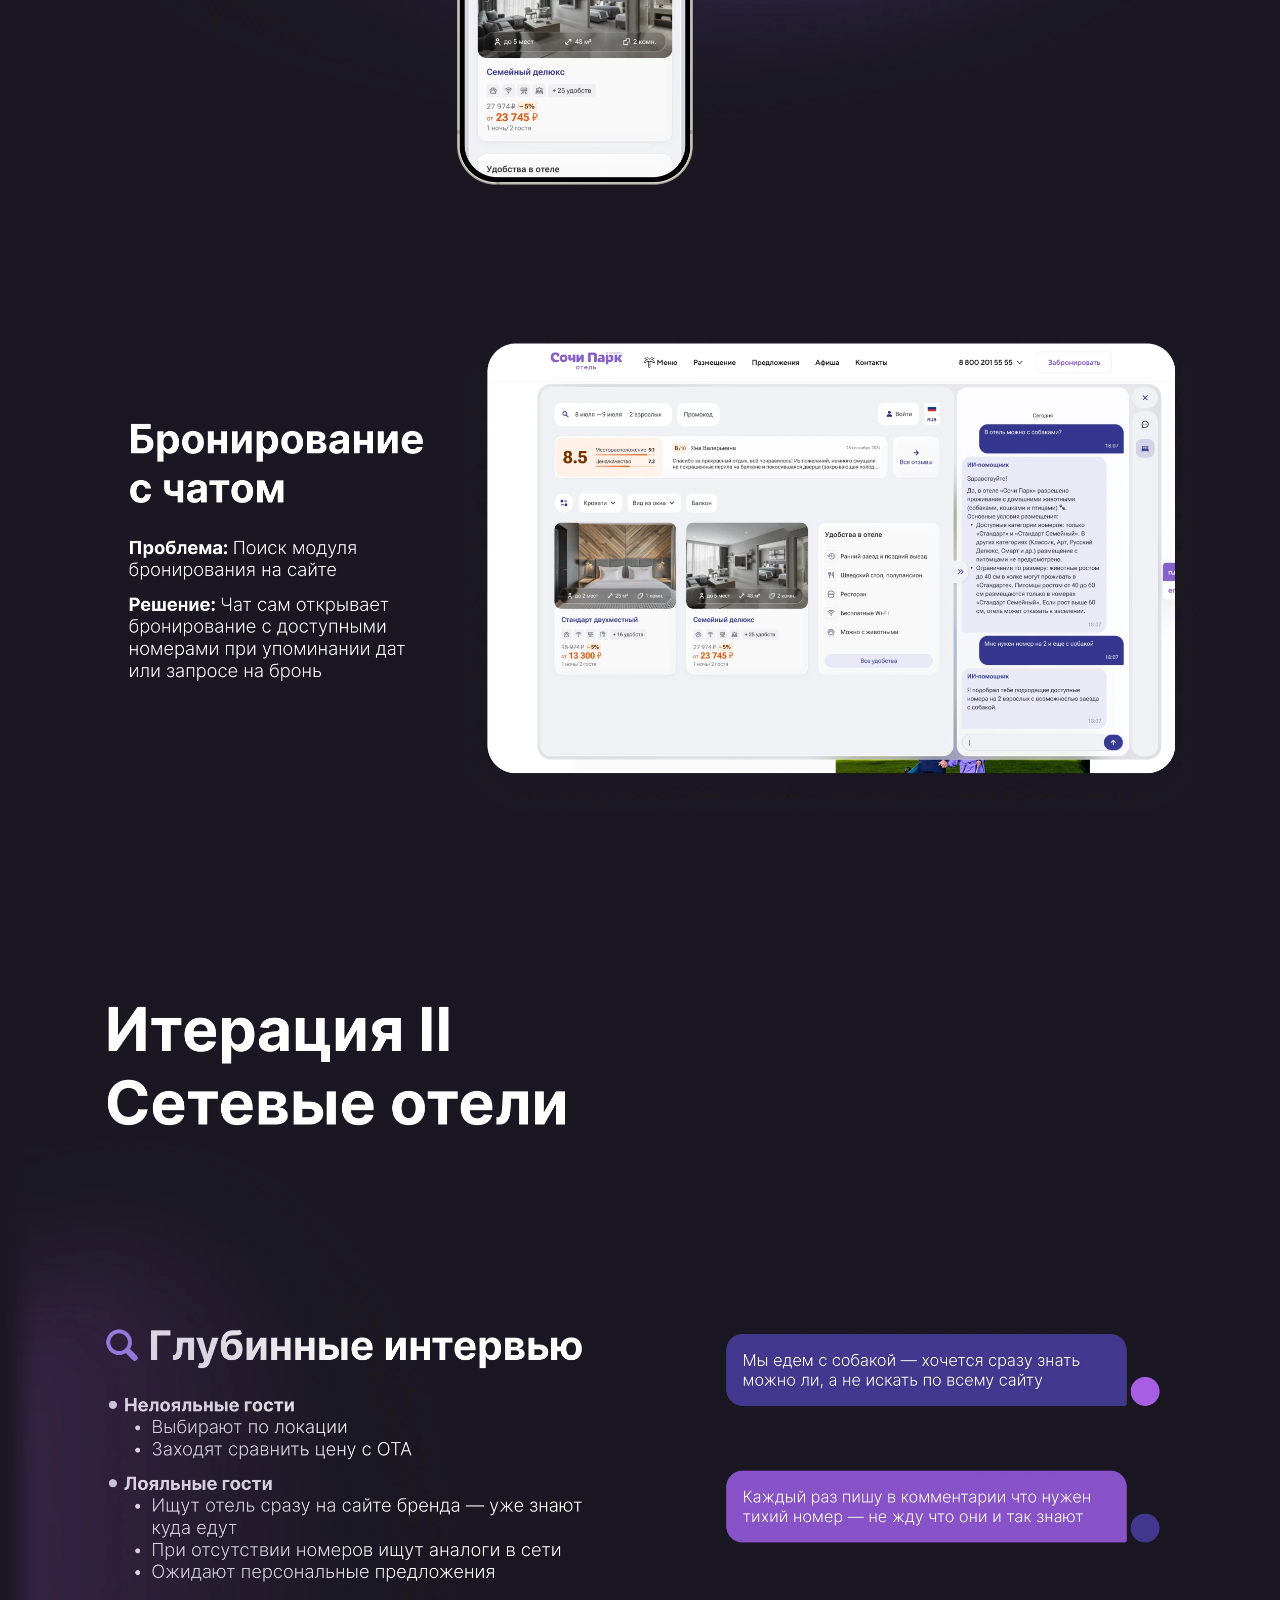
<file: ai-assistant.html>
<!doctype html>
<html lang="ru">
<head>
  <meta charset="utf-8">
  <meta name="viewport" content="width=device-width, initial-scale=1">
  <meta name="description" content="Кейс Жанны Поломкиной о запуске ИИ-помощника для сайтов отелей.">
  <meta name="theme-color" content="#1a1722">
  <title>ИИ-помощник — Жанна Поломкина</title>
  <link rel="stylesheet" href="case-styles.css">
  <link rel="icon" type="image/svg+xml" href="home-favicon.svg?v=jv">
</head>
<body class="project-page project-page-dark">
  <header class="project-nav page">
    <a class="project-back" href="index.html#assistant-case">
      <svg width="20" height="20" viewBox="0 0 20 20" aria-hidden="true"><path d="M7.52271 11.0208H15.4004C15.9527 11.0208 16.4004 10.5731 16.4004 10.0208V9.97916C16.4004 9.42688 15.9527 8.97916 15.4004 8.97916H7.52271L10.744 5.75773C11.1345 5.3672 11.1345 4.73405 10.744 4.34353L10.7071 4.30669C10.3166 3.91616 9.68342 3.91616 9.29289 4.30669L3.59958 10L9.29289 15.6933C9.68342 16.0838 10.3166 16.0838 10.7071 15.6933L10.744 15.6565C11.1345 15.2659 11.1345 14.6328 10.744 14.2423L7.52271 11.0208Z" fill="currentColor"/></svg>
      Ко всем проектам
    </a>
  </header>

  <main aria-labelledby="assistant-title">
    <div class="assistant-panel" style="--panel-glow: url('assets--assistant--01-glow.webp')">
      <h1 class="project-block" id="assistant-title"><img draggable="false" src="assets--assistant--01.webp" width="2371" height="449" alt="ИИ-помощник. MVP, AI, B2C, 2025."></h1>
    </div>
    <div class="assistant-panel" style="--panel-glow: url('assets--assistant--02-glow.webp')">
      <img class="project-block" draggable="false" src="assets--assistant--02.webp" width="2371" height="1545" alt="ИИ-помощник отвечает гостям круглосуточно и ведёт к бронированию в диалоге. Конверсия выросла на 6%, средний чек — на 10%.">
    </div>
    <div class="assistant-panel" style="--panel-glow: url('assets--assistant--03-glow.webp')">
      <img class="project-block" draggable="false" src="assets--assistant--03.webp" width="2371" height="1232" alt="Задача: превратить диалог с гостем в новый канал продаж и дать гостям быстрый источник информации о бронировании." loading="lazy" decoding="async">
    </div>
    <div class="assistant-panel" style="--panel-glow: url('assets--assistant--04-glow.webp')">
      <img class="project-block" draggable="false" src="assets--assistant--04.webp" width="2371" height="1634" alt="Бизнес-цели: удержать гостей на сайте мгновенными ответами, снять с персонала до 70% типовых запросов и увеличить долю прямых бронирований." loading="lazy" decoding="async">
    </div>
    <div class="assistant-panel" style="--panel-glow: url('assets--assistant--05-glow.webp')">
      <img class="project-block" draggable="false" src="assets--assistant--05.webp" width="2371" height="1887" alt="Моя роль: продуктовый дизайнер от исследований до пилота. Анализ обращений в поддержку, карта пути гостя и юзабилити-тестирование. Работа с PO, ML-инженерами и разработчиками." loading="lazy" decoding="async">
    </div>
    <div class="assistant-panel" style="--panel-glow: url('assets--assistant--06-glow.webp')">
      <img class="project-block" draggable="false" src="assets--assistant--06.webp" width="2371" height="2132" alt="Карта пути гостя. Чат сопровождает гостя от первого вопроса до завершения бронирования." loading="lazy" decoding="async">
    </div>
    <div class="assistant-panel" style="--panel-glow: url('assets--assistant--07-glow.webp')">
      <img class="project-block" draggable="false" src="assets--assistant--07.webp" width="2371" height="3959" alt="Пользовательский сценарий. Гость задаёт вопрос, подбирает номер, сравнивает тарифы, выбирает услуги и оплачивает бронь, сохраняя доступ к чату." loading="lazy" decoding="async">
    </div>
    <div class="assistant-panel" style="--panel-glow: url('assets--assistant--08-glow.webp')">
      <img class="project-block" draggable="false" src="assets--assistant--08.webp" width="2371" height="2308" alt="Приоритеты MVP: ответы на вопросы и интеграция с бронированием в рамках дизайн-системы. Следующие итерации: сетевые отели, покупка услуг и авторизация в помощнике." loading="lazy" decoding="async">
    </div>
    <div class="assistant-panel" style="--panel-glow: url('assets--assistant--09-glow.webp')">
      <img class="project-block" draggable="false" src="assets--assistant--09.webp" width="2371" height="1928" alt="Реализация. Дизайн-ревью, проверка на тестовых стендах, ограничения трёхмесячного срока и задача совместить чат с бронированием на одном экране." loading="lazy" decoding="async">
    </div>
    <div class="assistant-panel" style="--panel-glow: url('assets--assistant--10-glow.webp')">
      <img class="project-block" draggable="false" src="assets--assistant--10.webp" width="2371" height="1226" alt="Юзабилити-тестирование. Гипотезу о том, что вводный экран и витрина номеров повысят вовлечённость, проверили на кликабельных прототипах." loading="lazy" decoding="async">
    </div>
    <div class="assistant-panel" style="--panel-glow: url('assets--assistant--11-glow.webp')">
      <img class="project-block" draggable="false" src="assets--assistant--11.webp" width="2371" height="2528" alt="Прототип вводного экрана и отзывы участников. Гости предпочитали сразу писать в чат и путались, когда номер предлагали выбрать повторно." loading="lazy" decoding="async">
    </div>
    <div class="assistant-panel" style="--panel-glow: url('assets--assistant--12-glow.webp')">
      <img class="project-block" draggable="false" src="assets--assistant--12.webp" width="2371" height="1092" alt="Результат тестирования. Вводный экран убрали, чат сразу открывается с полем ввода, а параметры из диалога передаются в бронирование." loading="lazy" decoding="async">
    </div>
    <div class="assistant-panel" style="--panel-glow: url('assets--assistant--13-glow.webp')">
      <img class="project-block" draggable="false" src="assets--assistant--13.webp" width="2371" height="4229" alt="Решение для чата. Меню переключает между чатом и бронированием. Помощник использует сведения с сайта отеля и из кабинета отельера." loading="lazy" decoding="async">
    </div>
    <div class="assistant-panel" style="--panel-glow: url('assets--assistant--14-glow.webp')">
      <img class="project-block" draggable="false" src="assets--assistant--14.webp" width="2371" height="4111" alt="Бронирование открывается через меню или автоматически из чата при запросе доступных номеров на нужные даты." loading="lazy" decoding="async">
    </div>
    <div class="assistant-panel" style="--panel-glow: url('assets--assistant--15-glow.webp')">
      <img class="project-block" draggable="false" src="assets--assistant--15.webp" width="2371" height="4168" alt="Вторая итерация для сетевых отелей. После интервью добавили быстрый выбор города и карточки отелей в диалоге." loading="lazy" decoding="async">
    </div>
    <div class="assistant-panel" style="--panel-glow: url('assets--assistant--16-glow.webp')">
      <img class="project-block" draggable="false" src="assets--assistant--16.webp" width="2371" height="2202" alt="Результат пилота. Конверсия после общения с чатом выросла на 6%, средний чек — на 10%. Обработку типовых запросов автоматизировали." loading="lazy" decoding="async">
    </div>
    <div class="assistant-panel">
      <img class="project-block" draggable="false" src="assets--assistant--17.webp" width="2371" height="3329" alt="Финальные экраны ИИ-помощника на компьютере и телефоне: приветствие, диалог, бронирование и подбор отелей сети." loading="lazy" decoding="async">
    </div>
  </main>
</body>
</html>
</file>
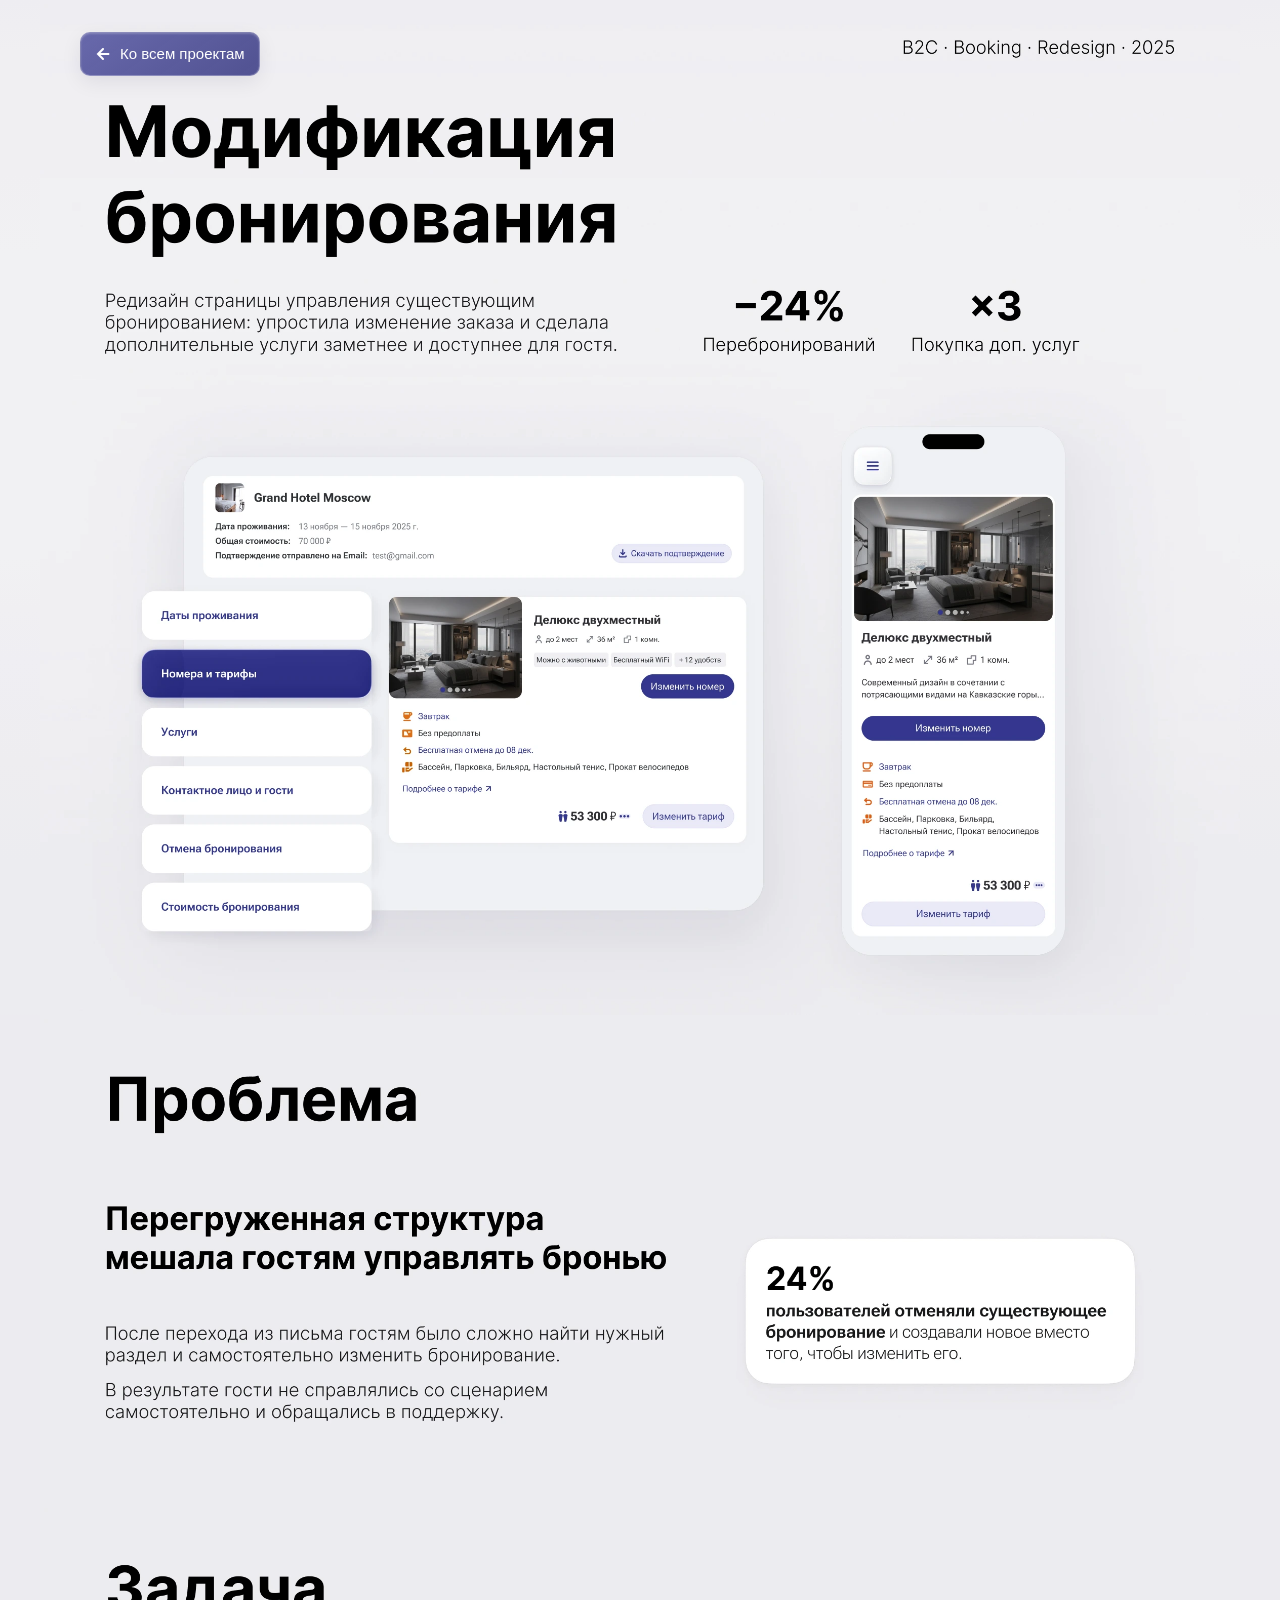
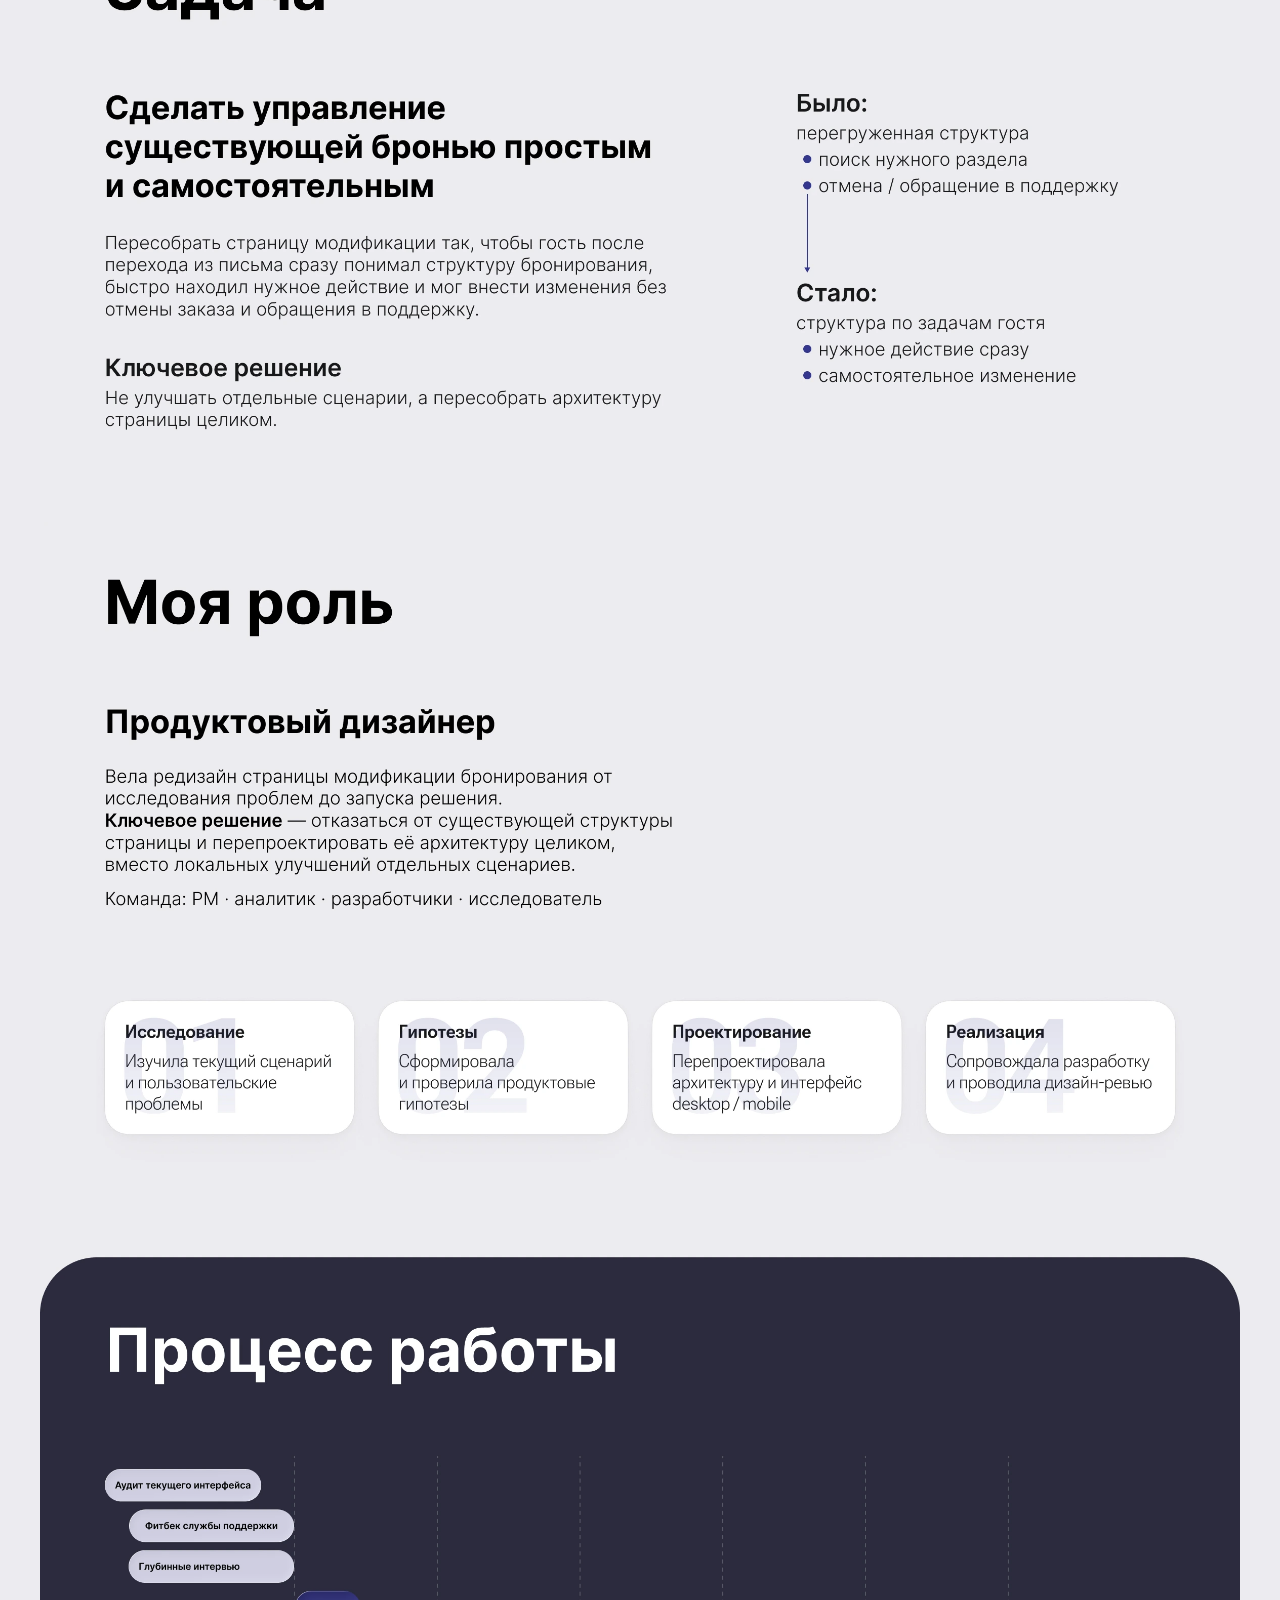
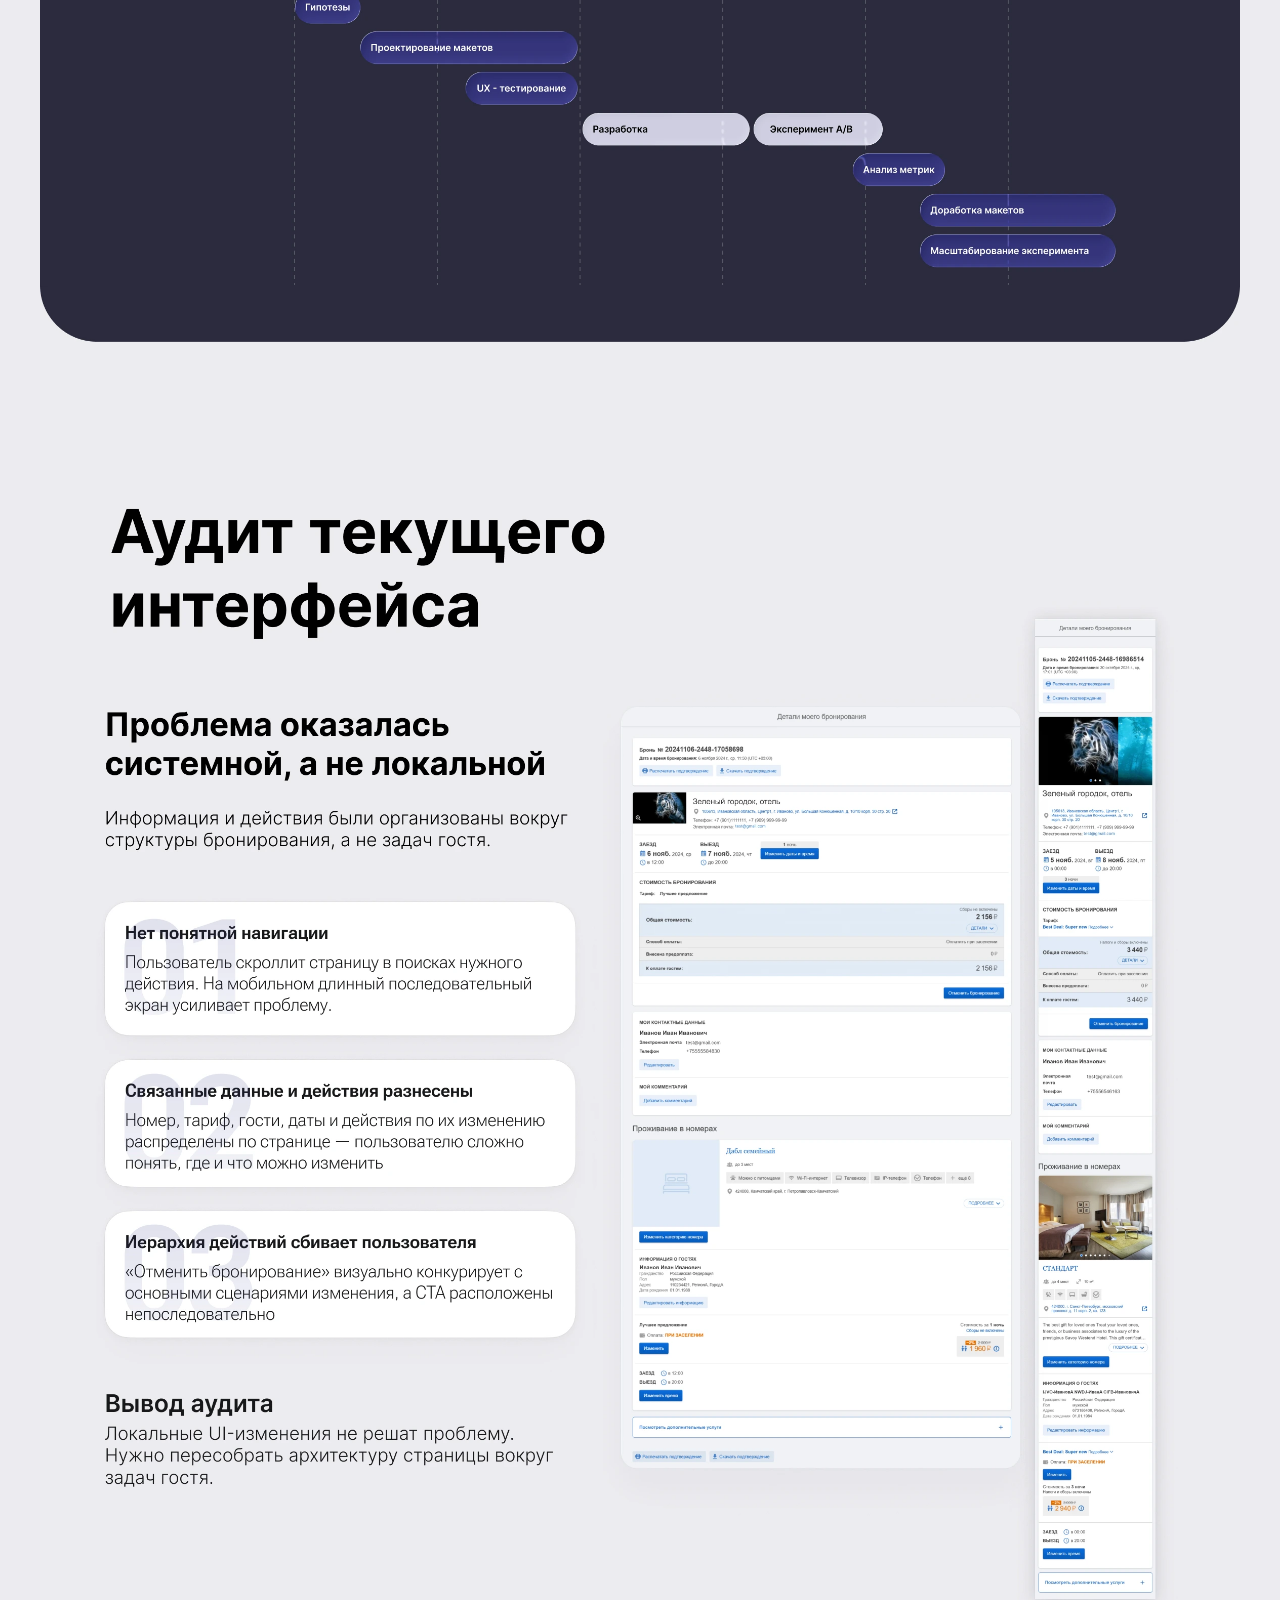
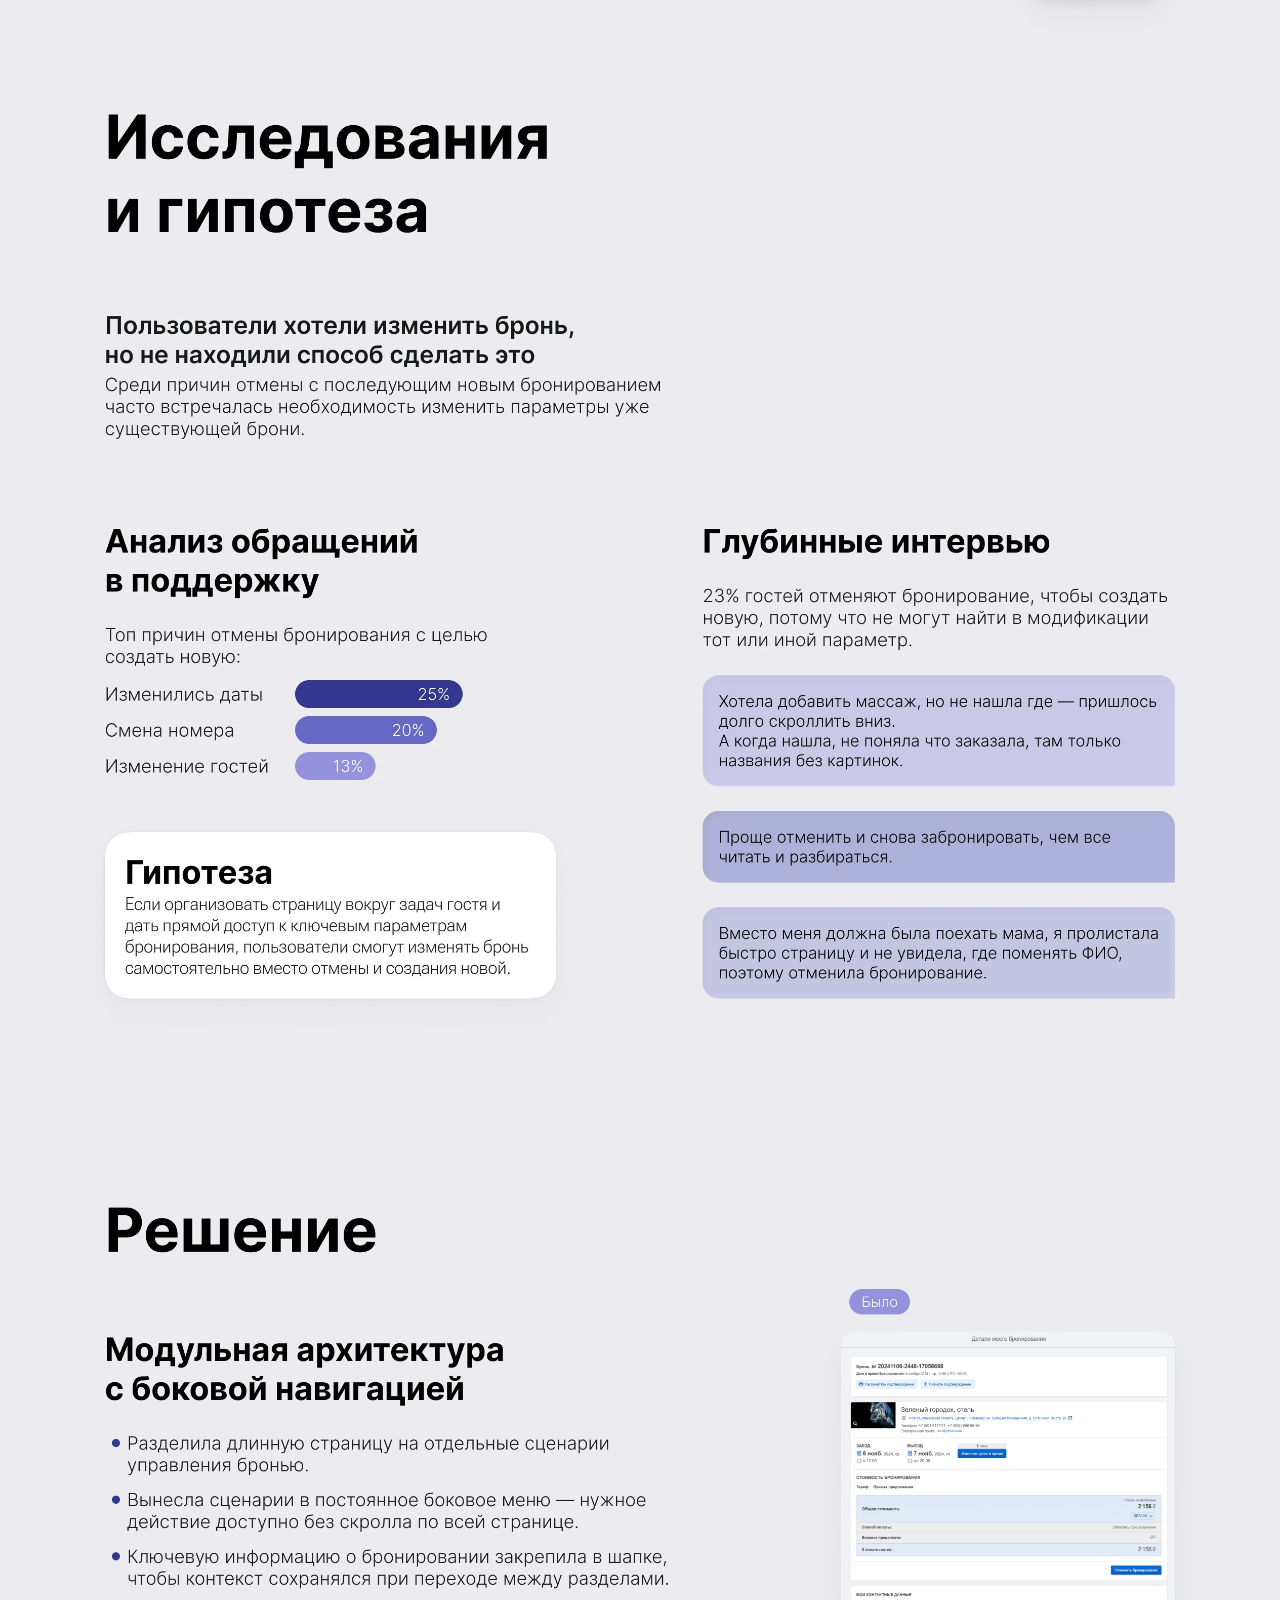
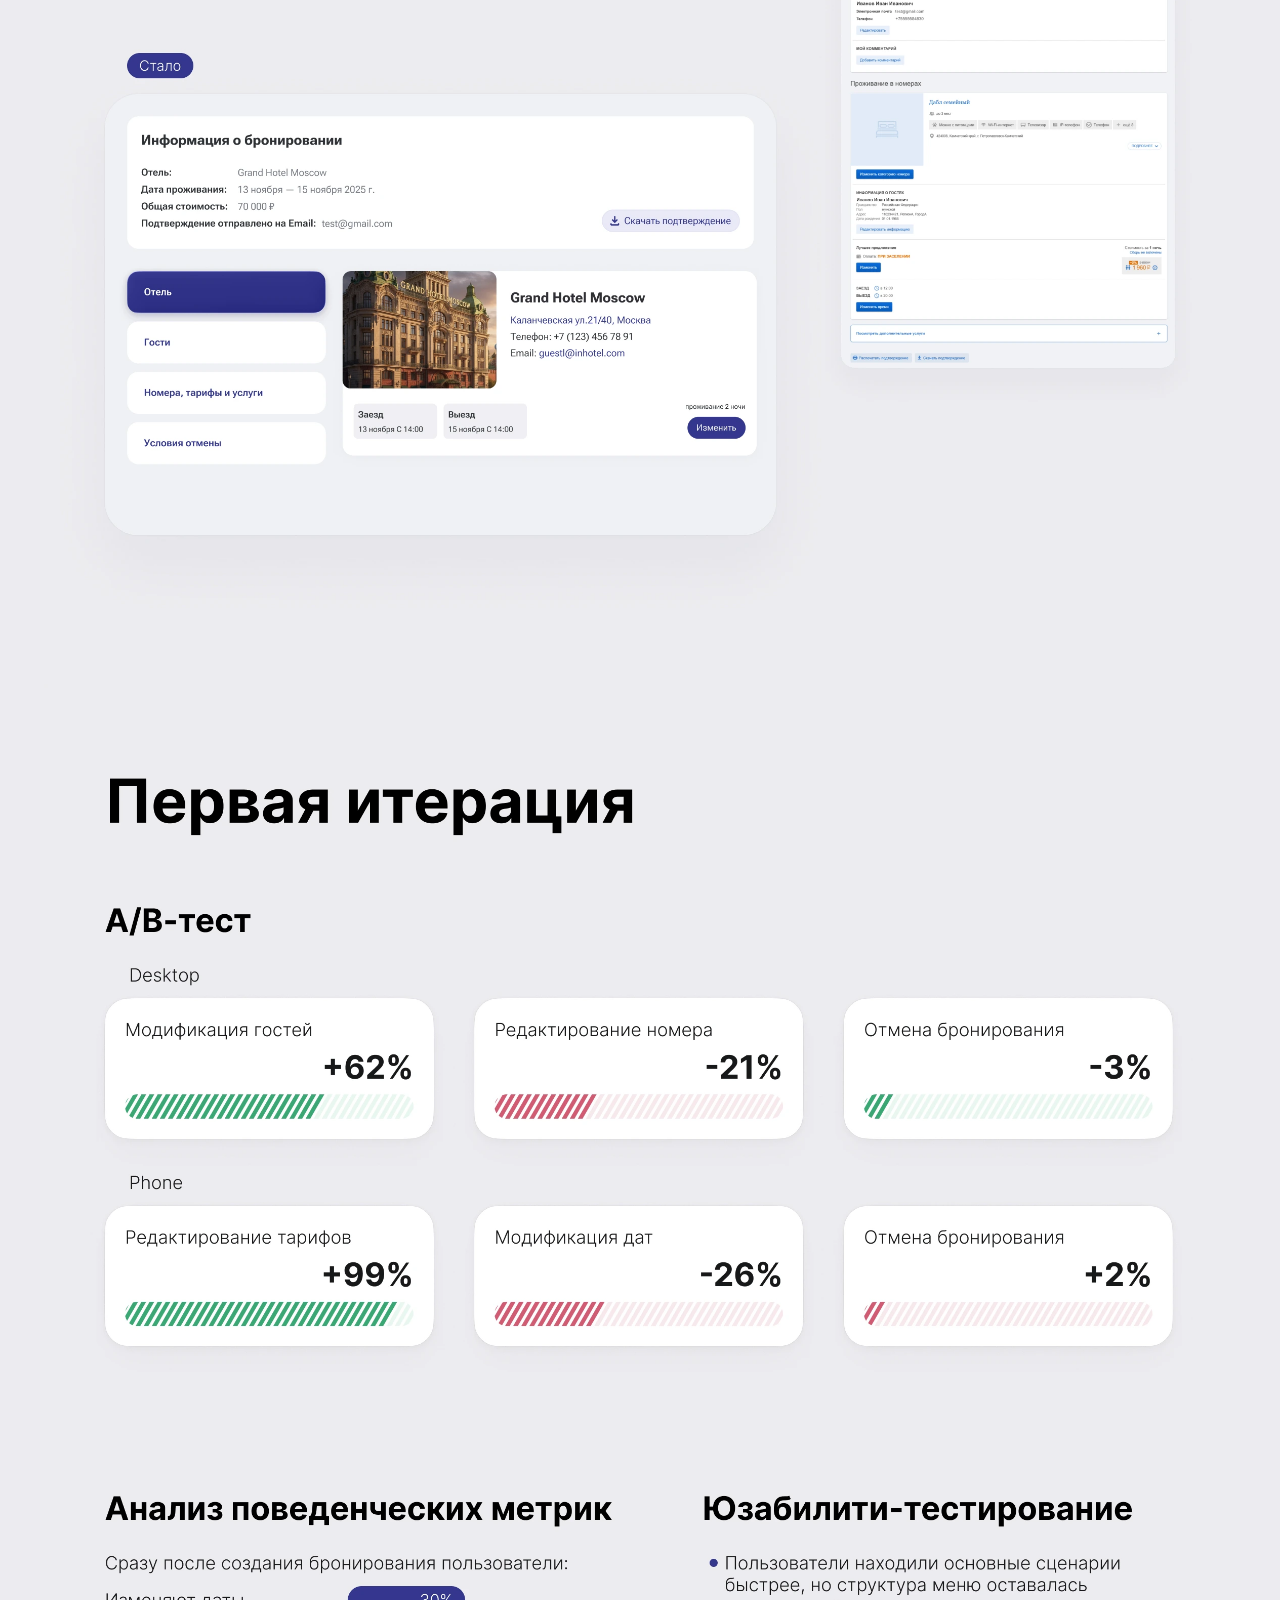
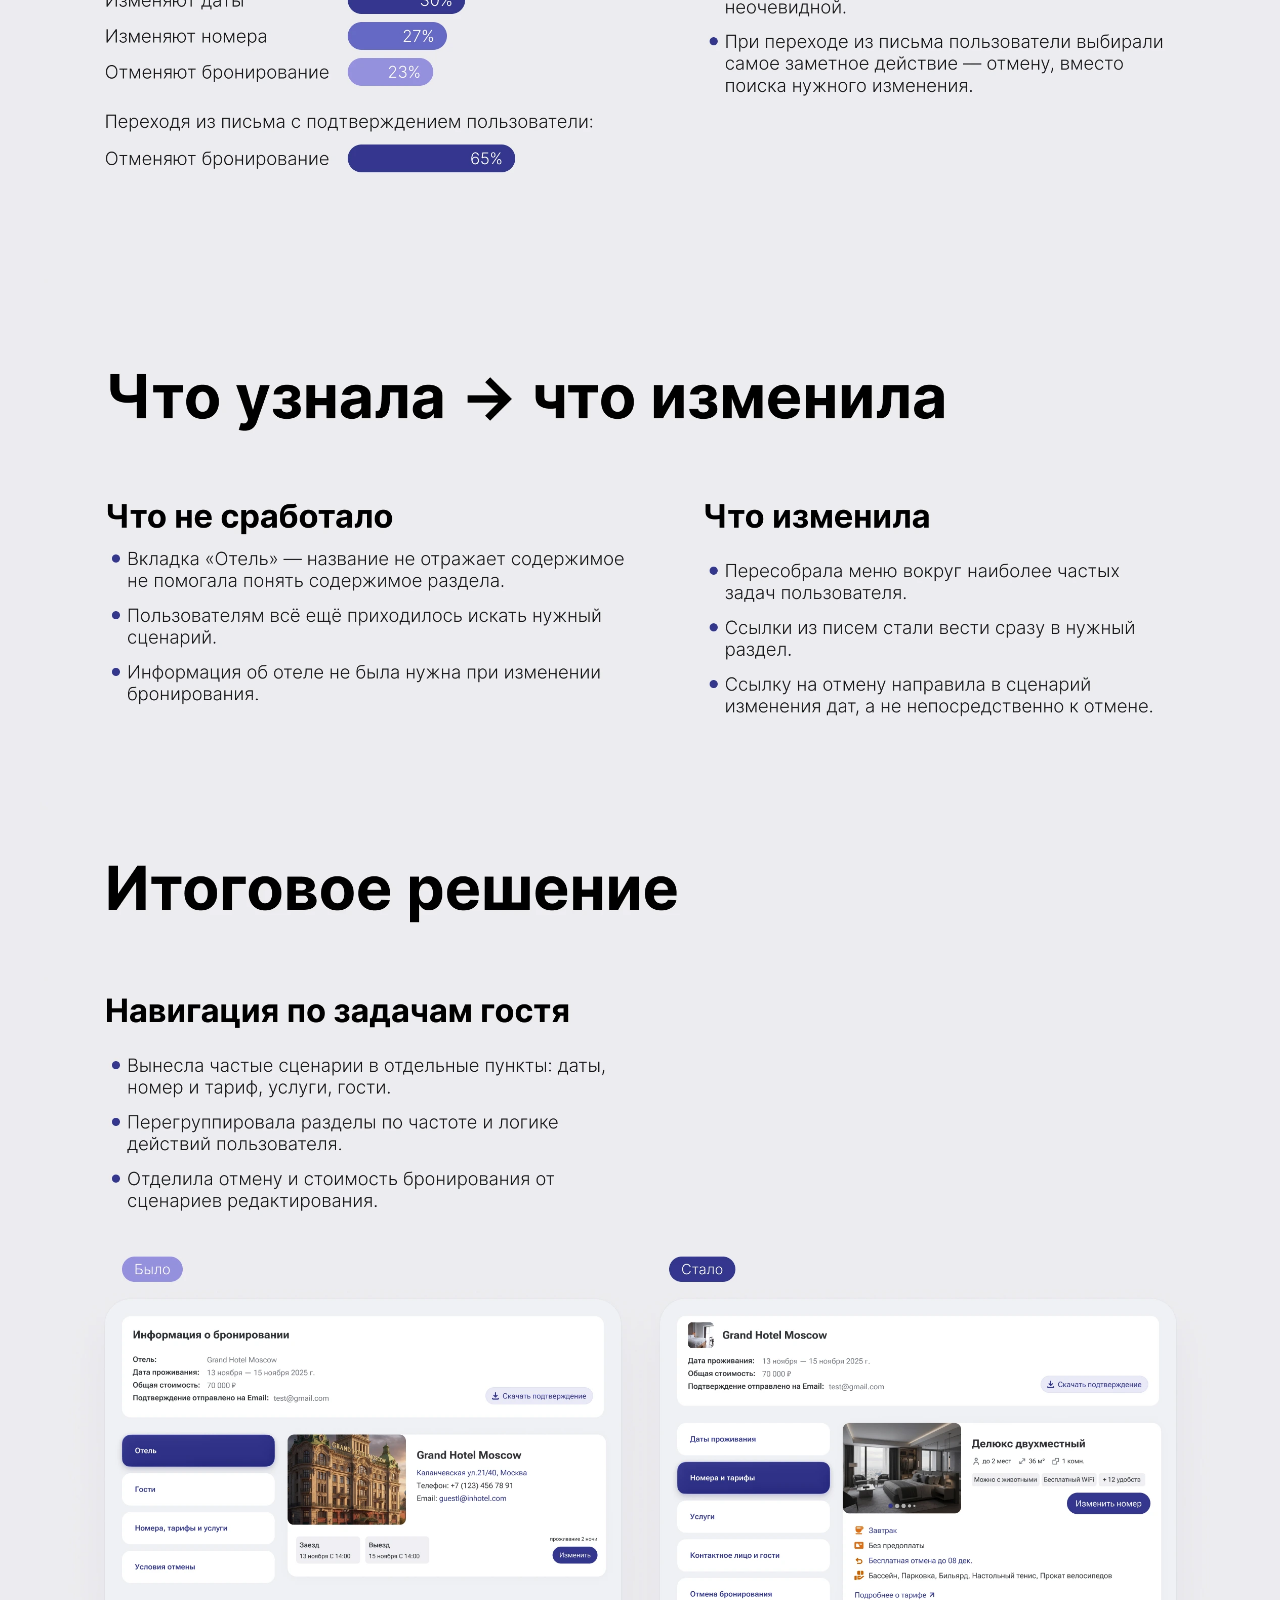
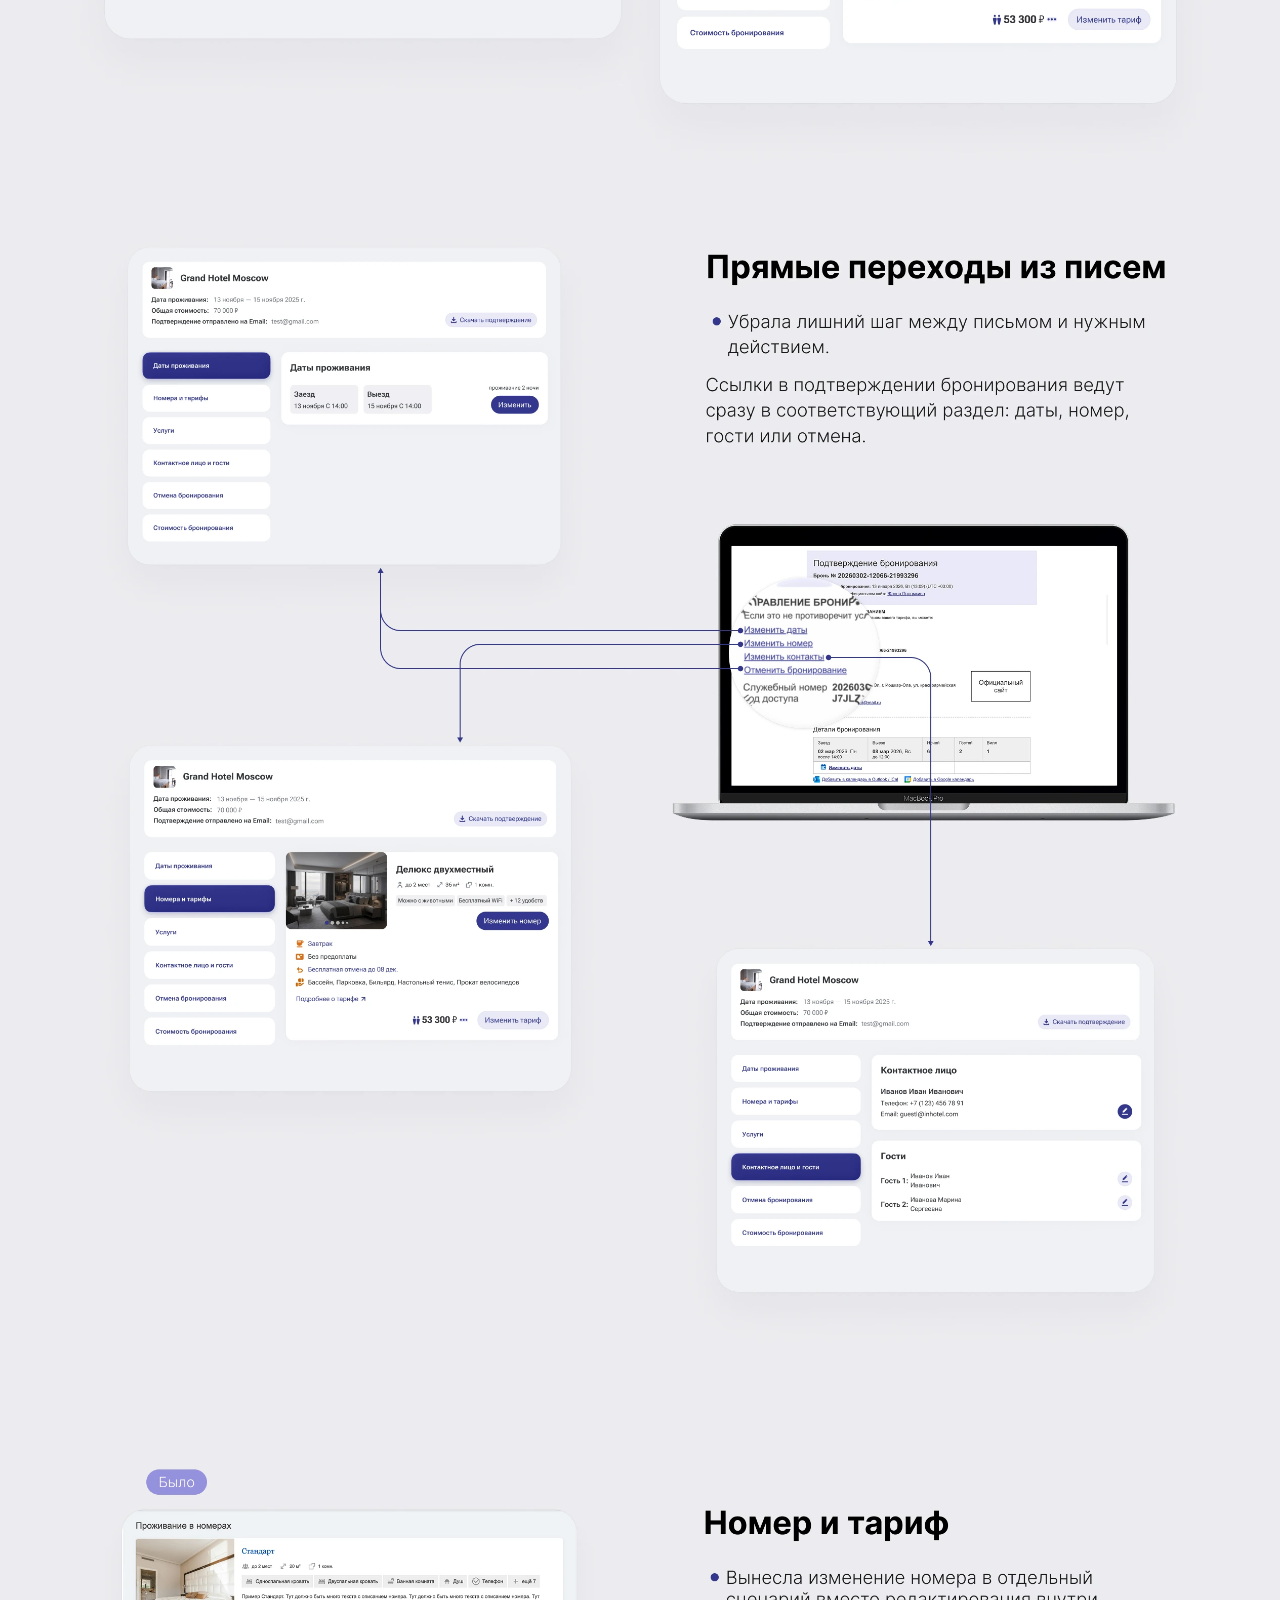
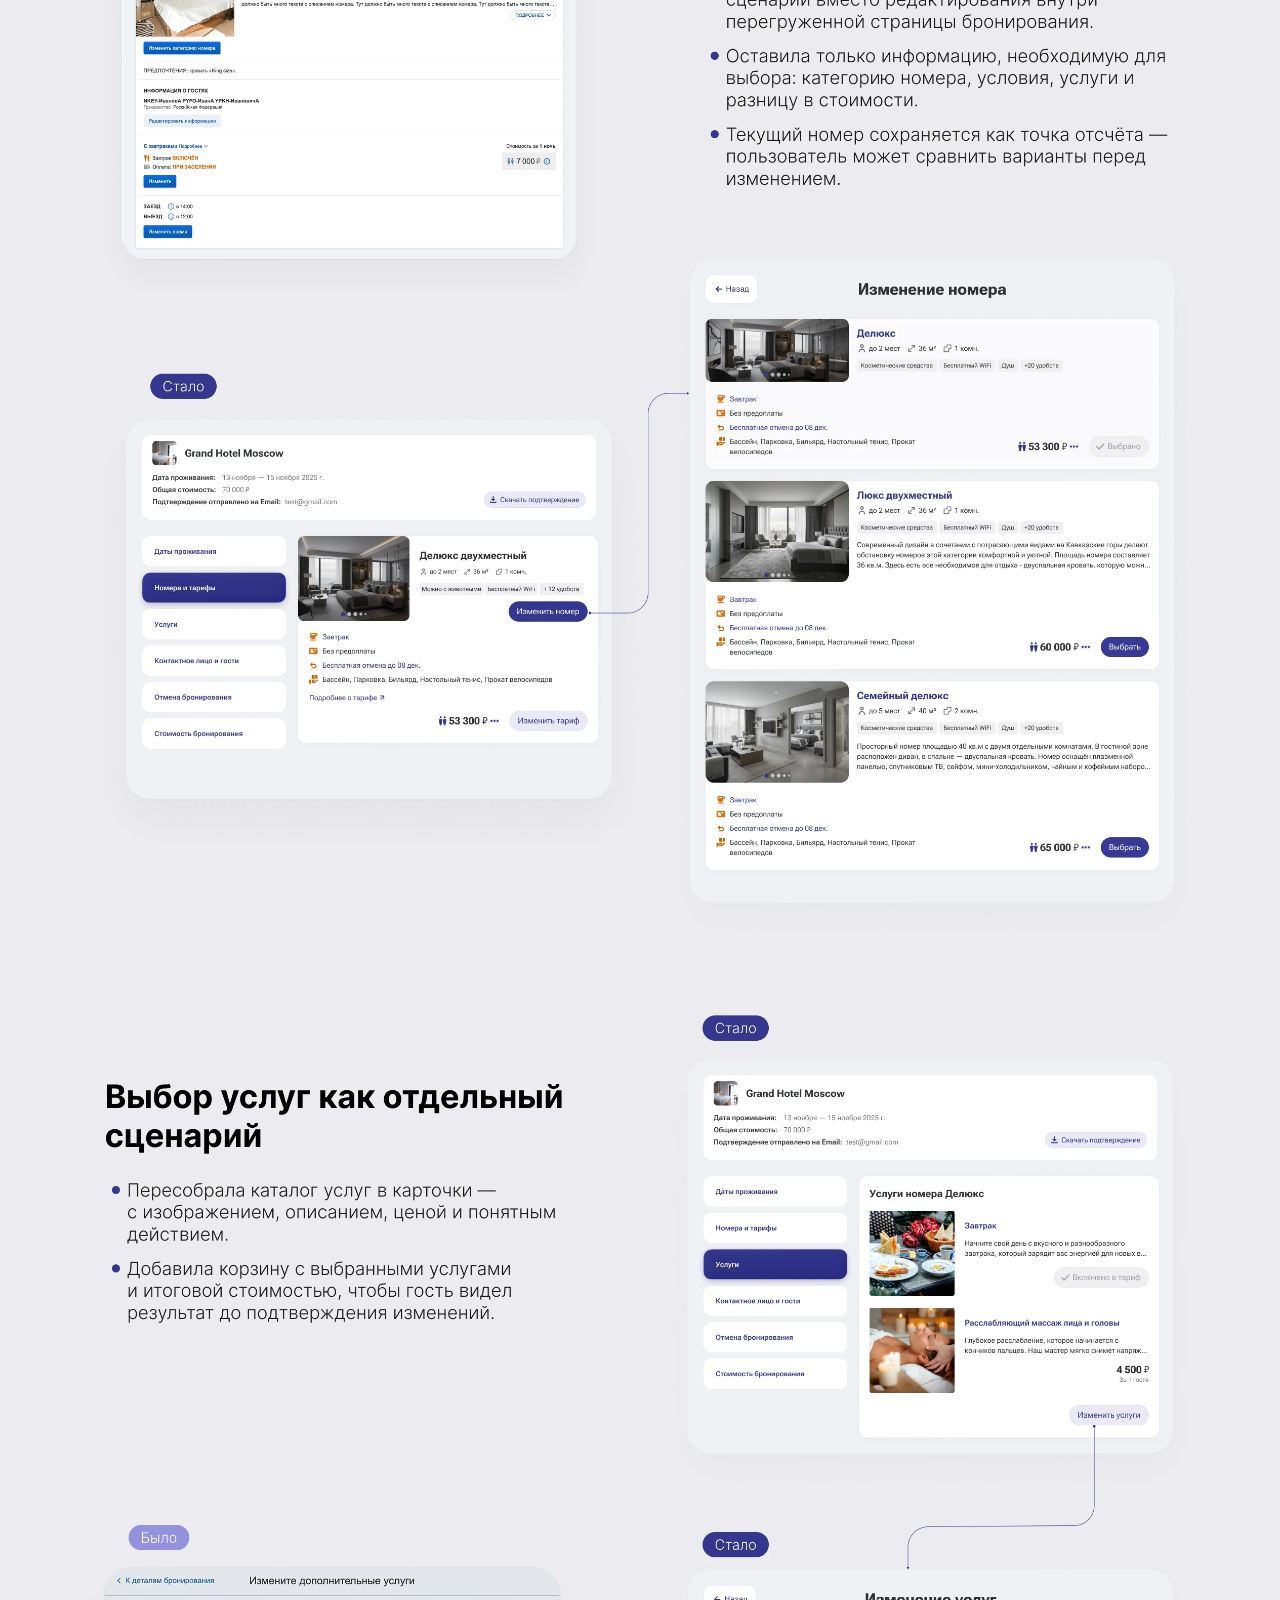
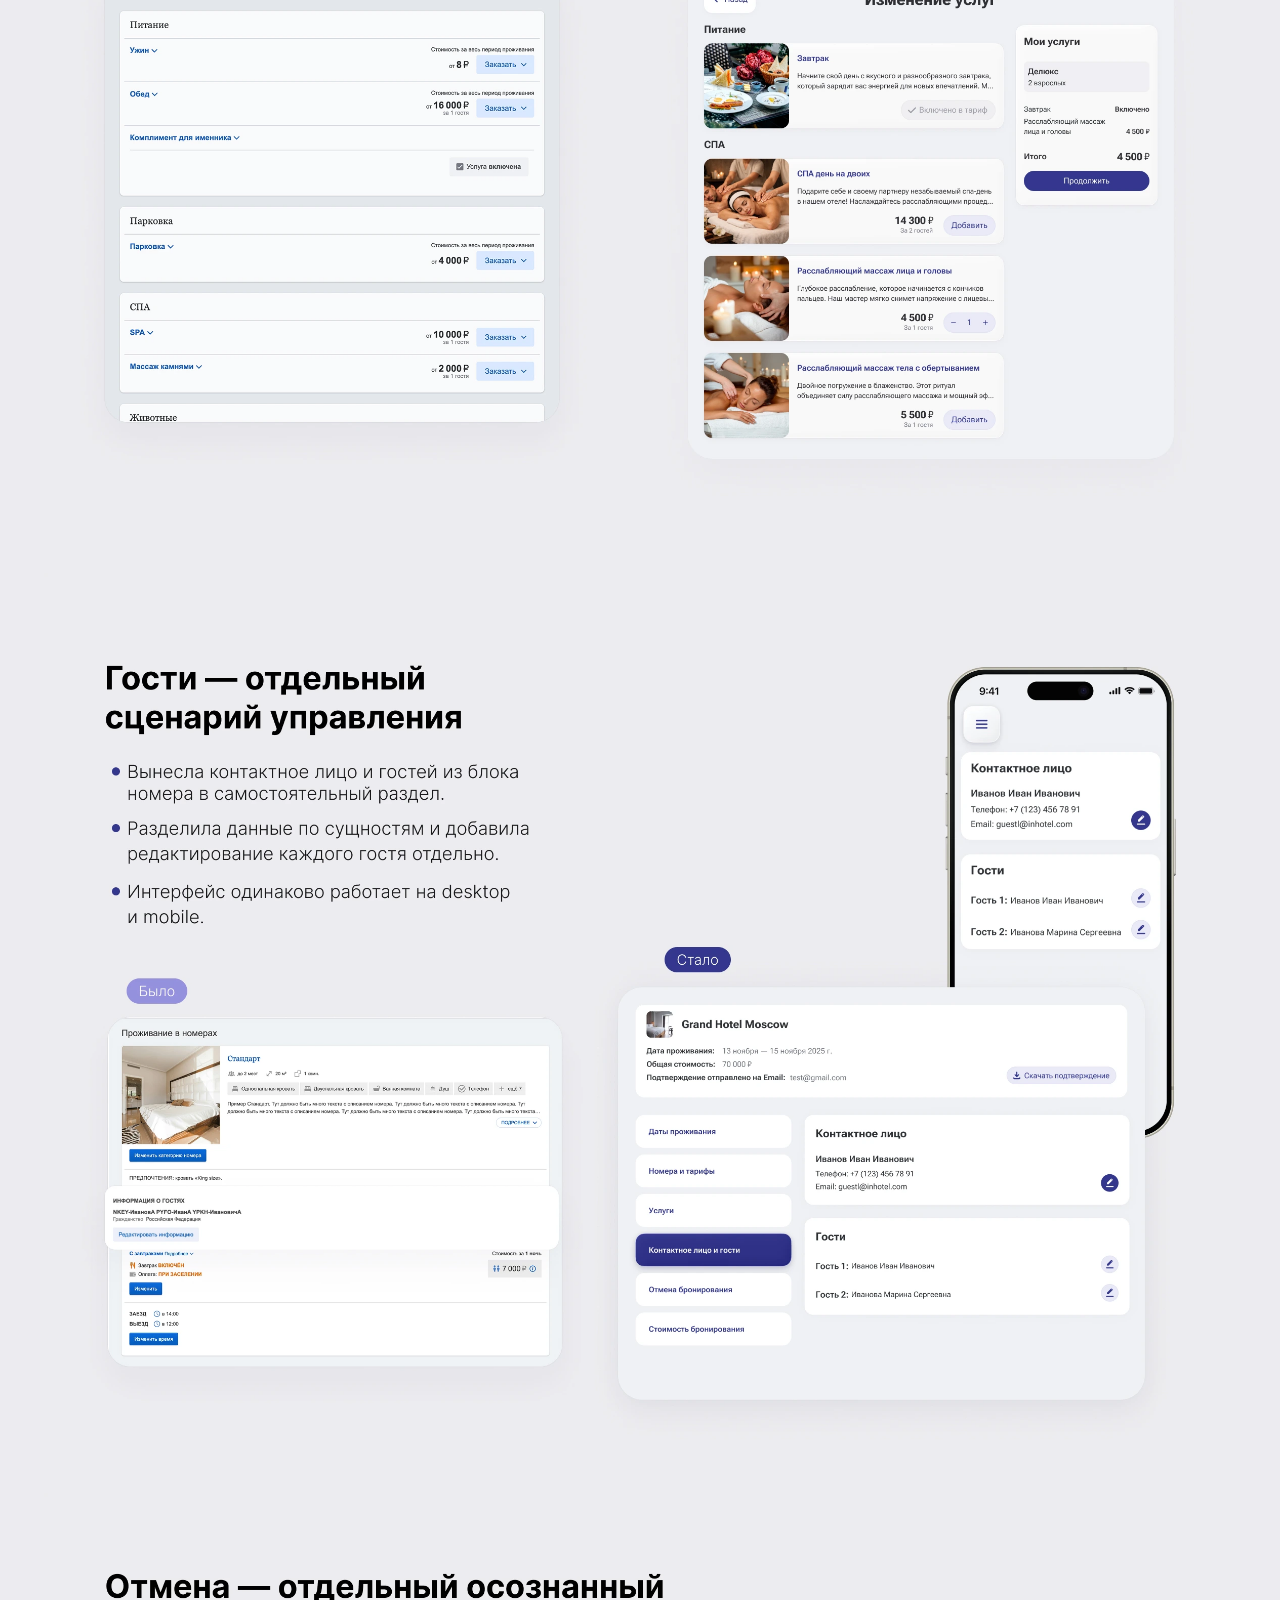
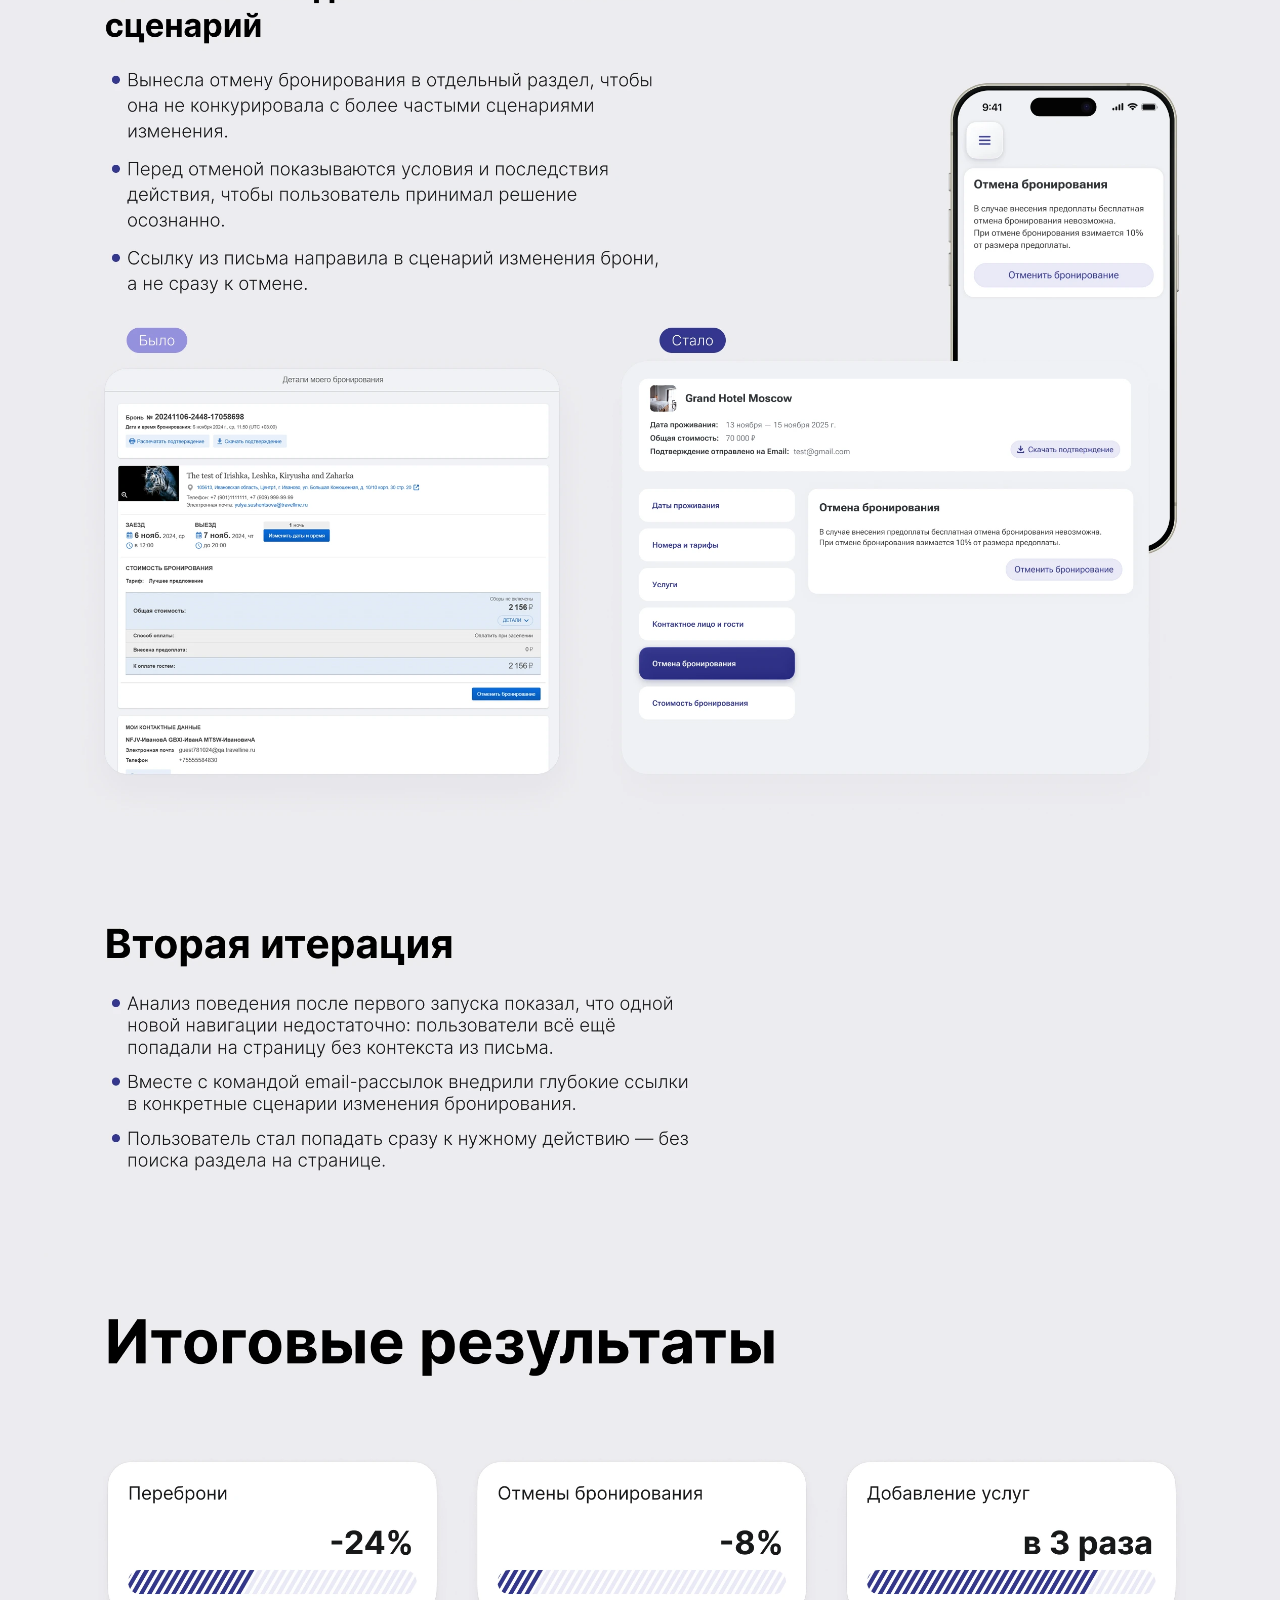
<file: booking-modification.html>
<!doctype html>
<html lang="ru">
<head>
  <meta charset="utf-8">
  <meta name="viewport" content="width=device-width, initial-scale=1">
  <meta name="description" content="Кейс Жанны Поломкиной о редизайне страницы управления бронированием.">
  <meta name="theme-color" content="#ecebf0">
  <title>Модификация бронирования — Жанна Поломкина</title>
  <link rel="stylesheet" href="case-styles.css">
  <link rel="icon" type="image/svg+xml" href="home-favicon.svg?v=jv">
</head>
<body class="project-page project-page-modification">
  <header class="project-nav page">
    <a class="project-back" href="index.html#modification-case">
      <svg width="20" height="20" viewBox="0 0 20 20" aria-hidden="true"><path d="M7.52271 11.0208H15.4004C15.9527 11.0208 16.4004 10.5731 16.4004 10.0208V9.97916C16.4004 9.42688 15.9527 8.97916 15.4004 8.97916H7.52271L10.744 5.75773C11.1345 5.3672 11.1345 4.73405 10.744 4.34353L10.7071 4.30669C10.3166 3.91616 9.68342 3.91616 9.29289 4.30669L3.59958 10L9.29289 15.6933C9.68342 16.0838 10.3166 16.0838 10.7071 15.6933L10.744 15.6565C11.1345 15.2659 11.1345 14.6328 10.744 14.2423L7.52271 11.0208Z" fill="currentColor"/></svg>
      Ко всем проектам
    </a>
  </header>

  <main class="page" aria-labelledby="modification-title">
    <h1 class="project-block" id="modification-title"><img draggable="false" src="assets--modification--01.webp" width="2371" height="2005" alt="Модификация бронирования. Редизайн управления существующей бронью. Перебронирований стало меньше на 24%, покупка дополнительных услуг выросла в три раза."></h1>
    <img class="project-block" draggable="false" src="assets--modification--02.webp" width="2371" height="967" alt="Проблема: гостям было трудно найти нужный раздел и изменить бронь. 24% пользователей отменяли её и создавали новую." loading="lazy" decoding="async">
    <img class="project-block" draggable="false" src="assets--modification--03.webp" width="2371" height="1213" alt="Задача: сделать управление бронью самостоятельным. Ключевое решение — перестроить архитектуру страницы вокруг задач гостя." loading="lazy" decoding="async">
    <img class="project-block" draggable="false" src="assets--modification--04.webp" width="2371" height="1571" alt="Моя роль: продуктовый дизайнер. Вела исследование, проверку гипотез, проектирование для компьютера и телефона и дизайн-ревью." loading="lazy" decoding="async">
    <img class="project-block" draggable="false" src="assets--modification--05.webp" width="2371" height="1130" alt="Процесс работы: аудит, обращения в поддержку, интервью, гипотезы, макеты, UX-тестирование, разработка, A/B-эксперимент, анализ и масштабирование." loading="lazy" decoding="async">
    <img class="project-block" draggable="false" src="assets--modification--06.webp" width="2371" height="2652" alt="Аудит интерфейса. На старой странице не было понятной навигации, связанные действия были разнесены, а отмена конкурировала с изменением брони." loading="lazy" decoding="async">
    <img class="project-block" draggable="false" src="assets--modification--07.webp" width="2371" height="2141" alt="Исследования и гипотеза. Частые причины повторного бронирования — изменение дат (25%), номера (20%) и состава гостей (13%). Гипотеза — дать прямой доступ к этим действиям." loading="lazy" decoding="async">
    <img class="project-block" draggable="false" src="assets--modification--08.webp" width="2371" height="2310" alt="Решение: модульная архитектура с постоянным боковым меню и ключевой информацией о бронировании в шапке." loading="lazy" decoding="async">
    <img class="project-block" draggable="false" src="assets--modification--09.webp" width="2371" height="2362" alt="Первая итерация. A/B-тест и юзабилити-тестирование показали смешанные результаты. Основные сценарии находили быстрее, но меню оставалось неочевидным." loading="lazy" decoding="async">
    <img class="project-block" draggable="false" src="assets--modification--10.webp" width="2371" height="1041" alt="По результатам первой итерации меню перестроили вокруг частых задач, а ссылки из писем направили в нужные разделы." loading="lazy" decoding="async">
    <img class="project-block" draggable="false" src="assets--modification--11.webp" width="2371" height="338" alt="Итоговое решение." loading="lazy" decoding="async">
    <img class="project-block" draggable="false" src="assets--modification--12.webp" width="2371" height="1578" alt="Навигация по задачам гостя: даты, номер и тариф, услуги, гости, отмена и стоимость. Сравнение до и после." loading="lazy" decoding="async">
    <img class="project-block" draggable="false" src="assets--modification--13.webp" width="2371" height="2412" alt="Прямые переходы из письма с подтверждением в нужный раздел бронирования." loading="lazy" decoding="async">
    <img class="project-block" draggable="false" src="assets--modification--14.webp" width="2371" height="2343" alt="Номер и тариф. Для смены номера добавили отдельный экран, где текущий номер служит точкой отсчёта для сравнения." loading="lazy" decoding="async">
    <img class="project-block" draggable="false" src="assets--modification--15.webp" width="2371" height="2352" alt="Выбор услуг. Каталог оформили карточками, а корзина показывает выбранные услуги и итоговую стоимость до подтверждения." loading="lazy" decoding="async">
    <img class="project-block" draggable="false" src="assets--modification--16.webp" width="2371" height="1818" alt="Контактное лицо и гости вынесены в отдельный раздел. Данные каждого гостя можно менять отдельно на компьютере и телефоне." loading="lazy" decoding="async">
    <img class="project-block" draggable="false" src="assets--modification--17.webp" width="2371" height="2688" alt="Отмена вынесена в отдельный раздел с условиями и последствиями. Во второй итерации добавили прямые ссылки из писем к нужным сценариям." loading="lazy" decoding="async">
    <img class="project-block" draggable="false" src="assets--modification--18.webp" width="2371" height="1778" alt="Итоги: перебронирования −24%, отмены −8%, добавление услуг в три раза чаще, среднее количество услуг +12%, изменение контактных данных +22%. После четырёх недель A/B-теста решение развернули на весь трафик." loading="lazy" decoding="async">
    <img class="project-block" draggable="false" src="assets--modification--19.webp" width="2371" height="2400" alt="Финальные экраны на компьютере: даты проживания, номера и тарифы, дополнительные услуги." loading="lazy" decoding="async">
    <img class="project-block" draggable="false" src="assets--modification--20.webp" width="2371" height="2620" alt="Финальные мобильные экраны: номер и тариф, гости, даты проживания, отмена и меню." loading="lazy" decoding="async">
  </main>
</body>
</html>
</file>
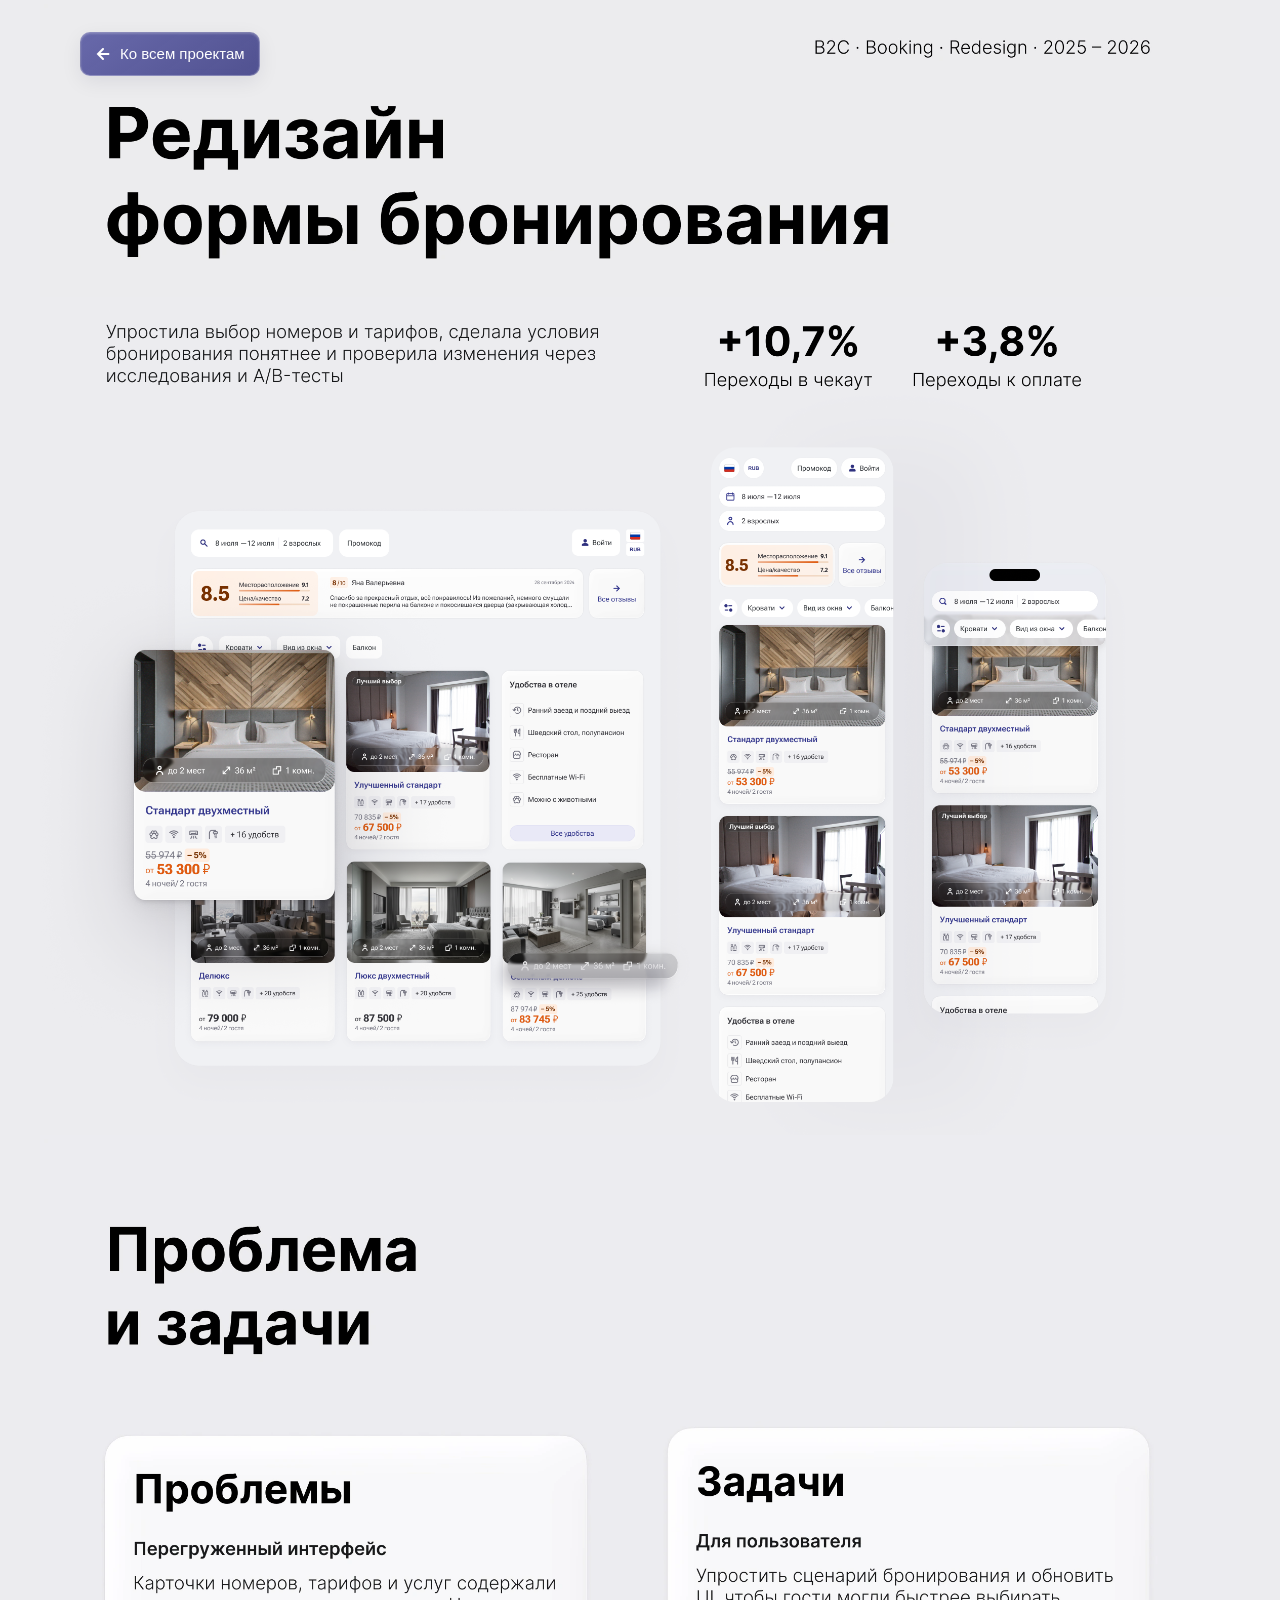
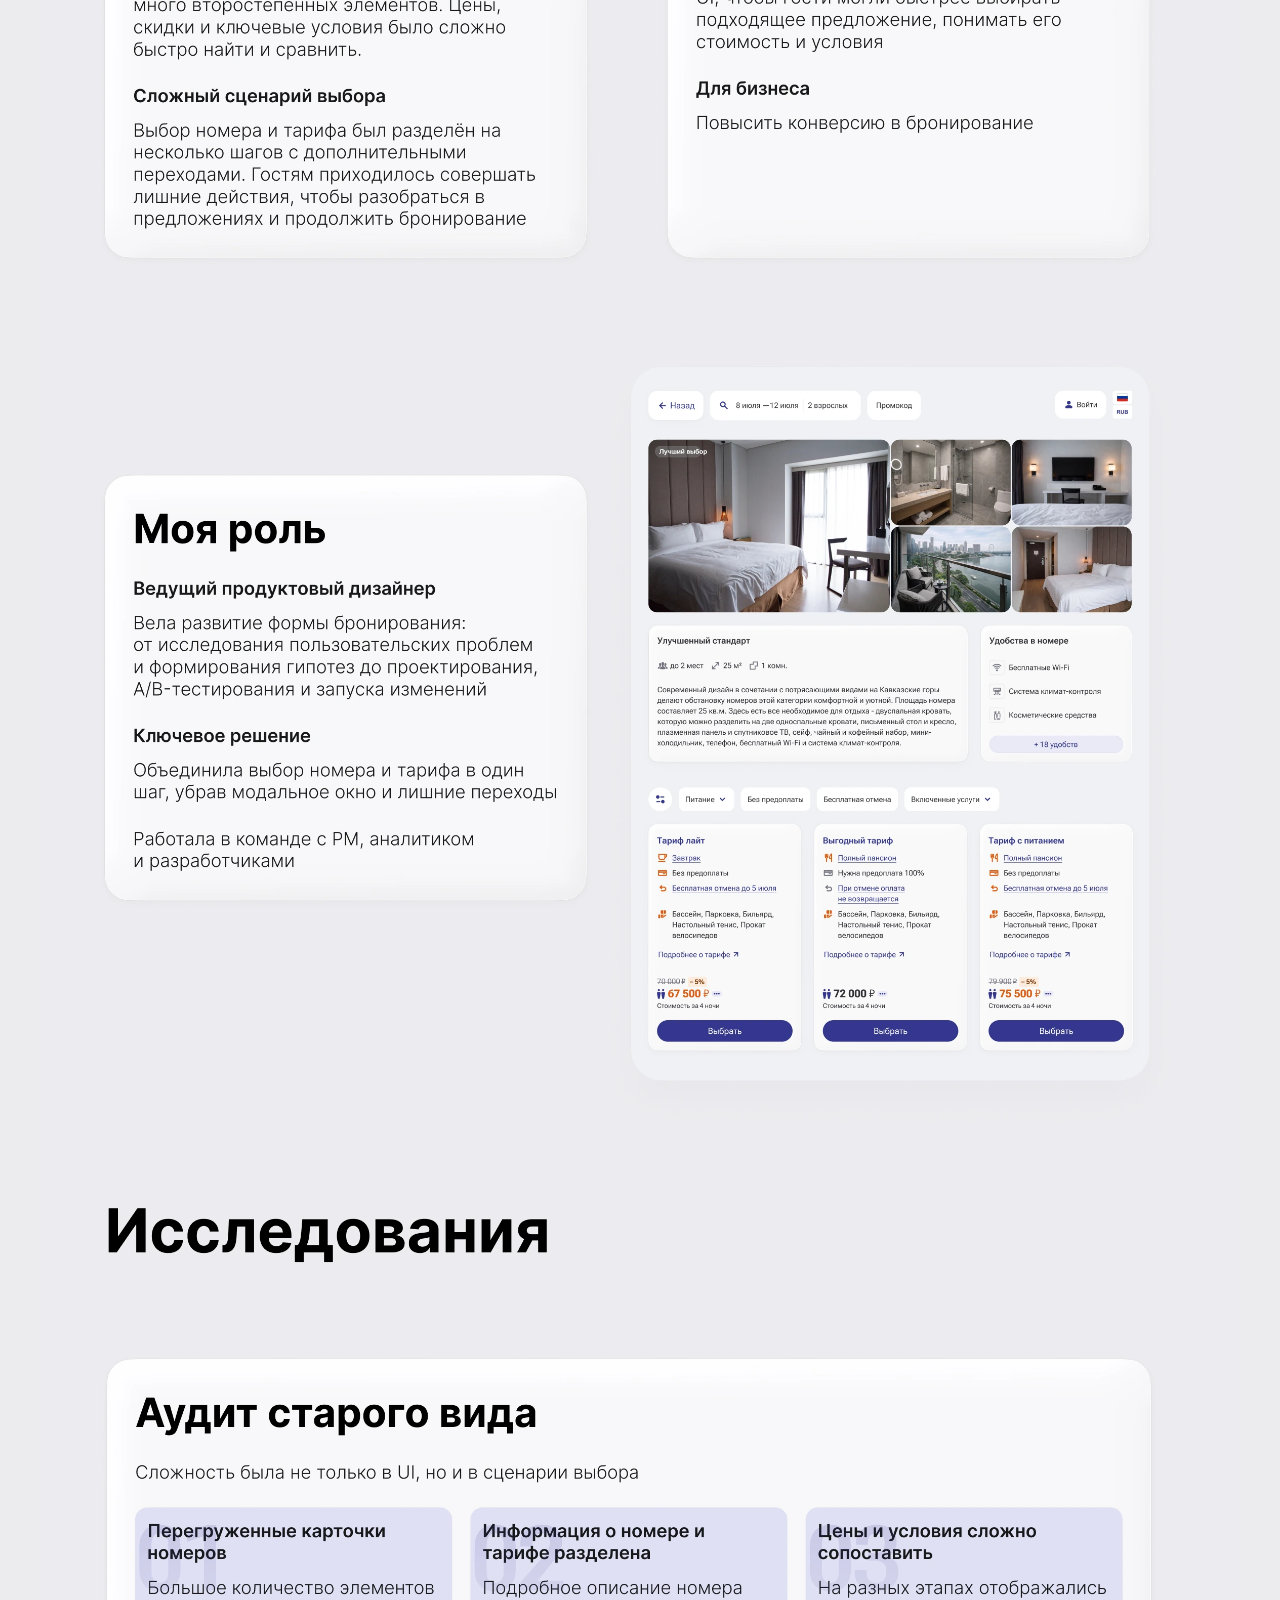
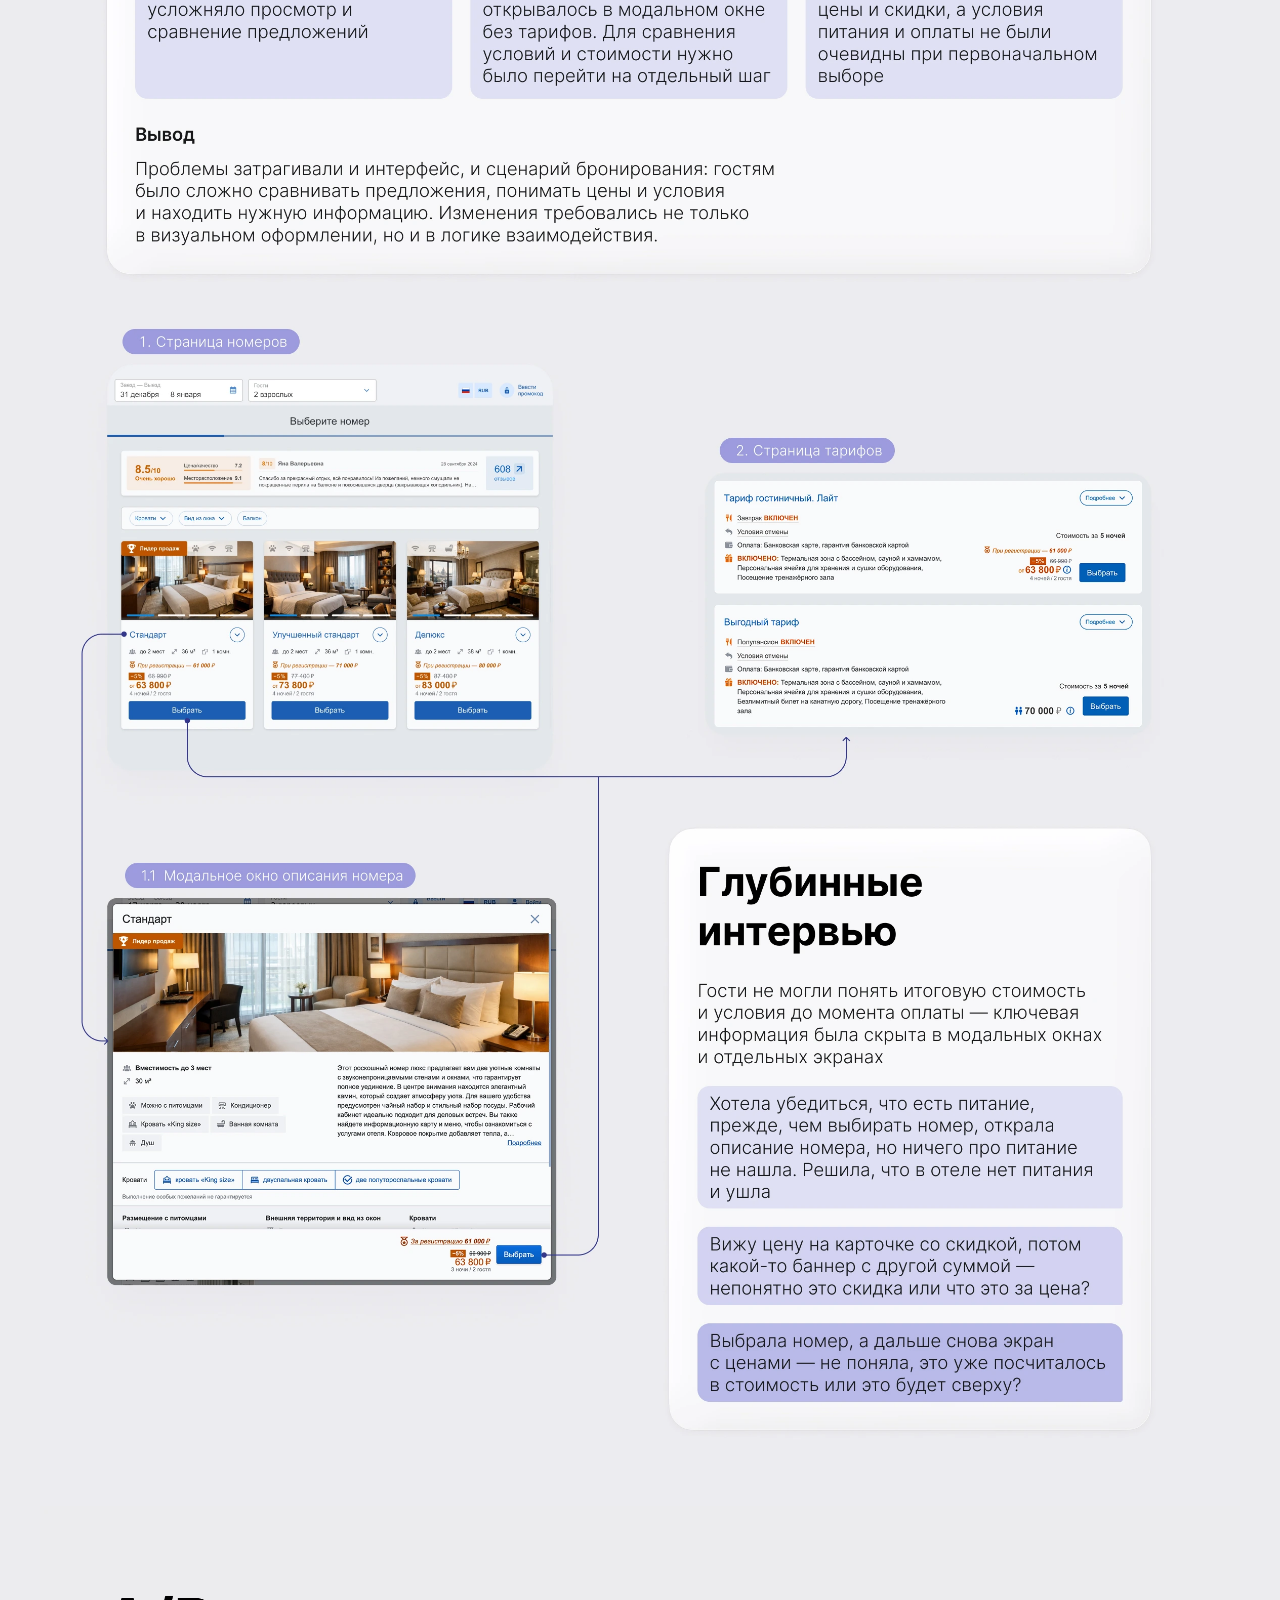
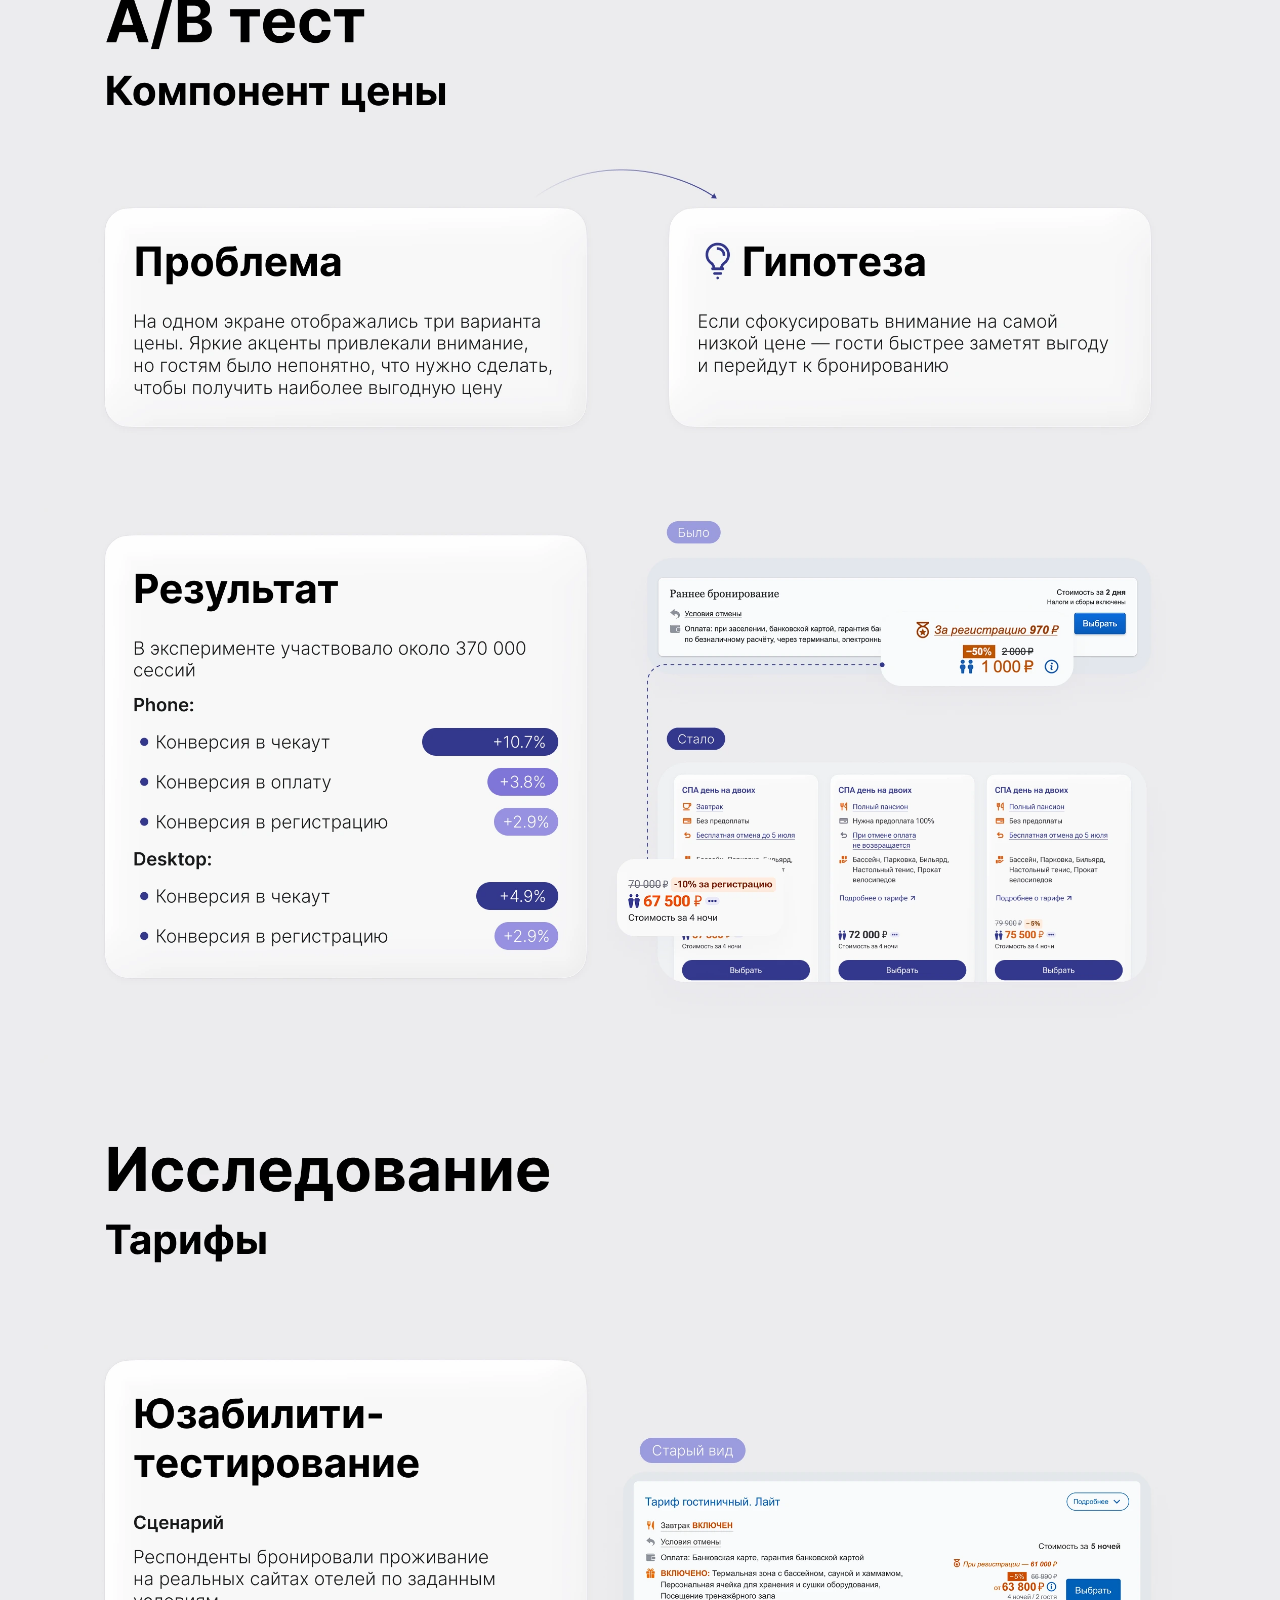
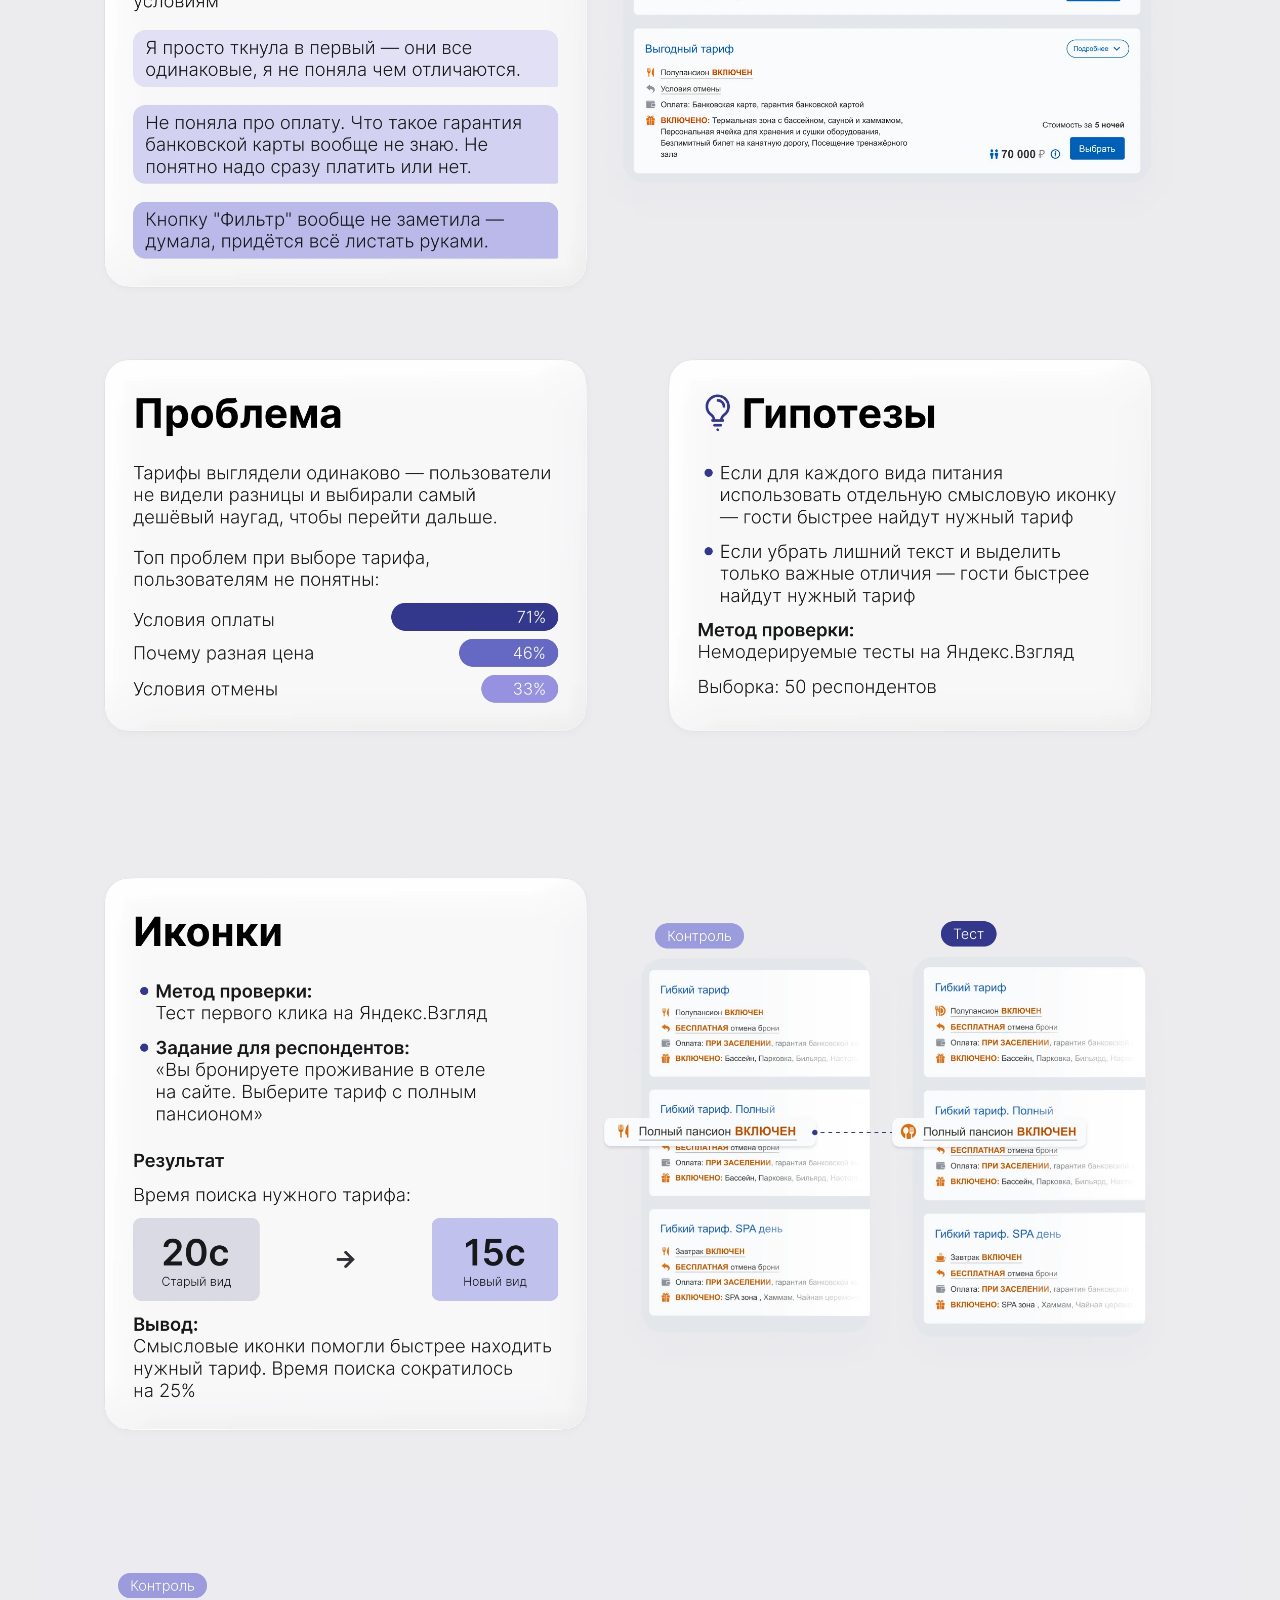
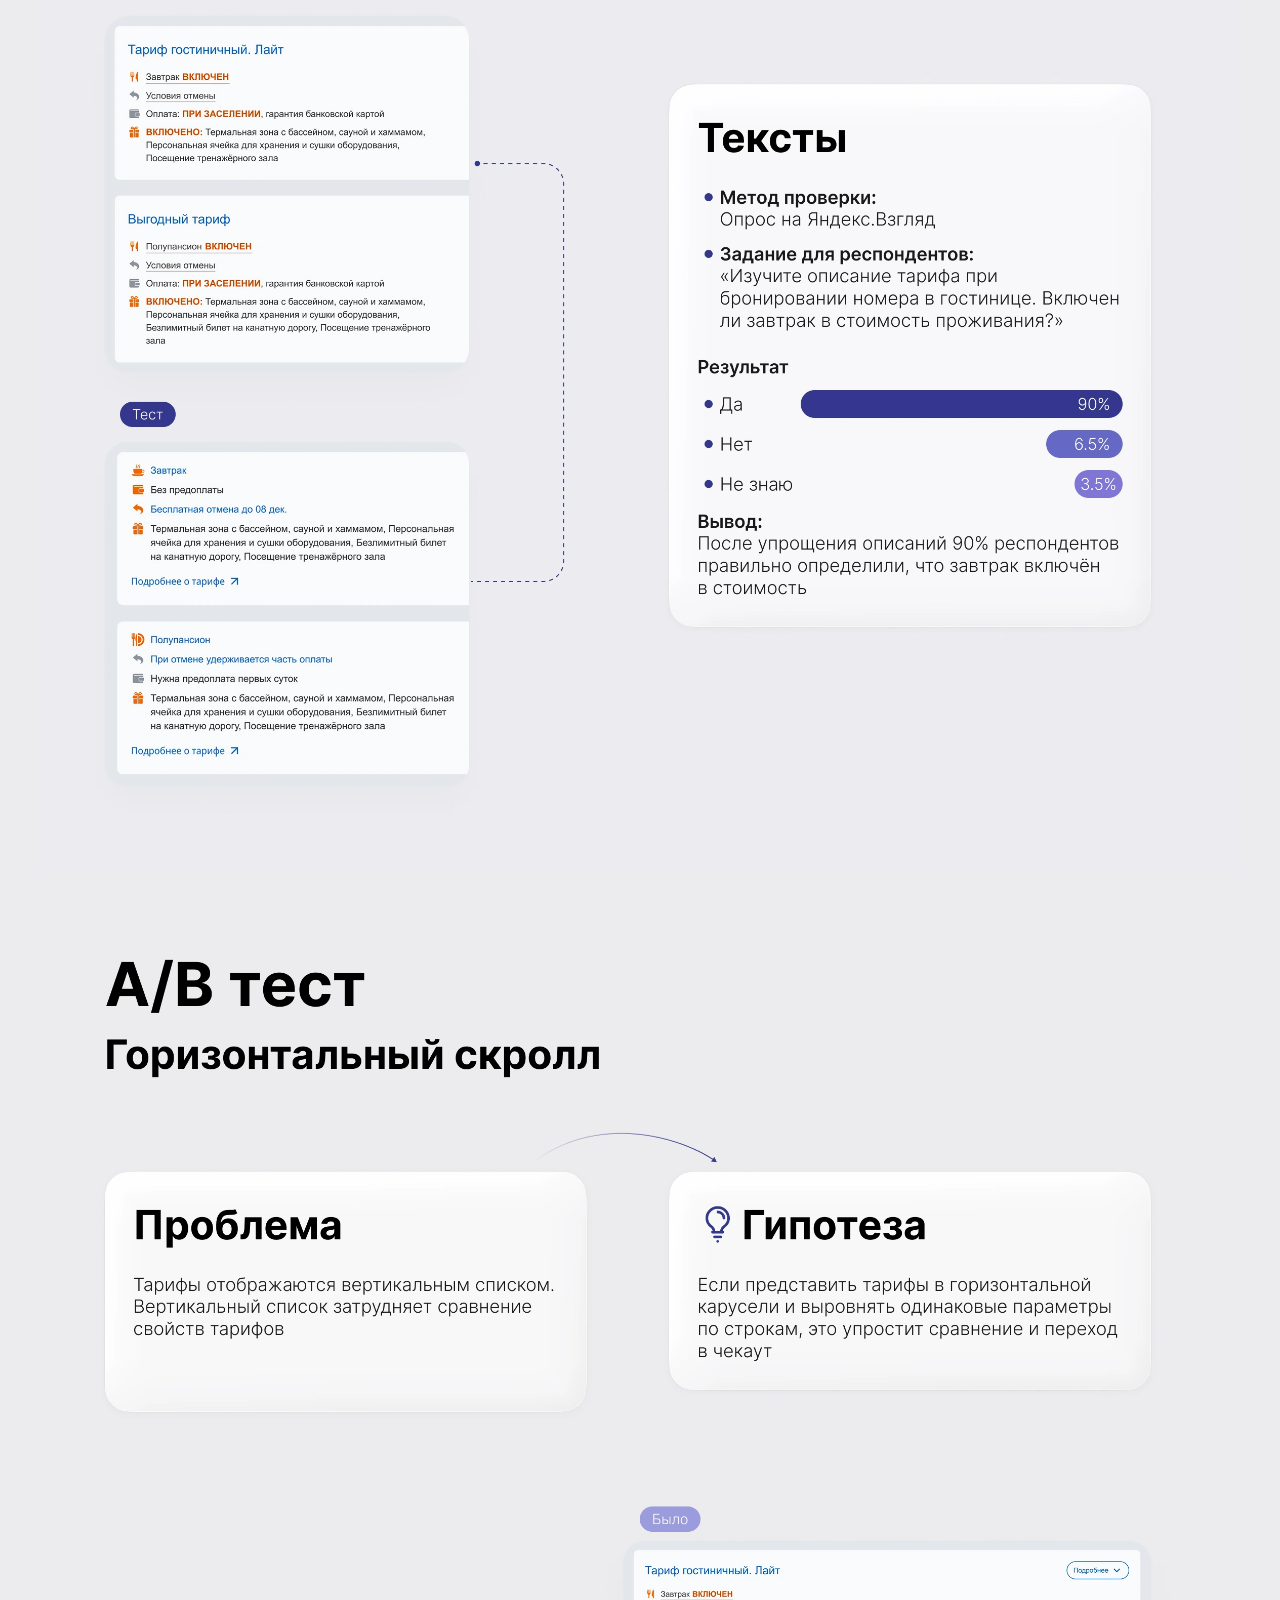
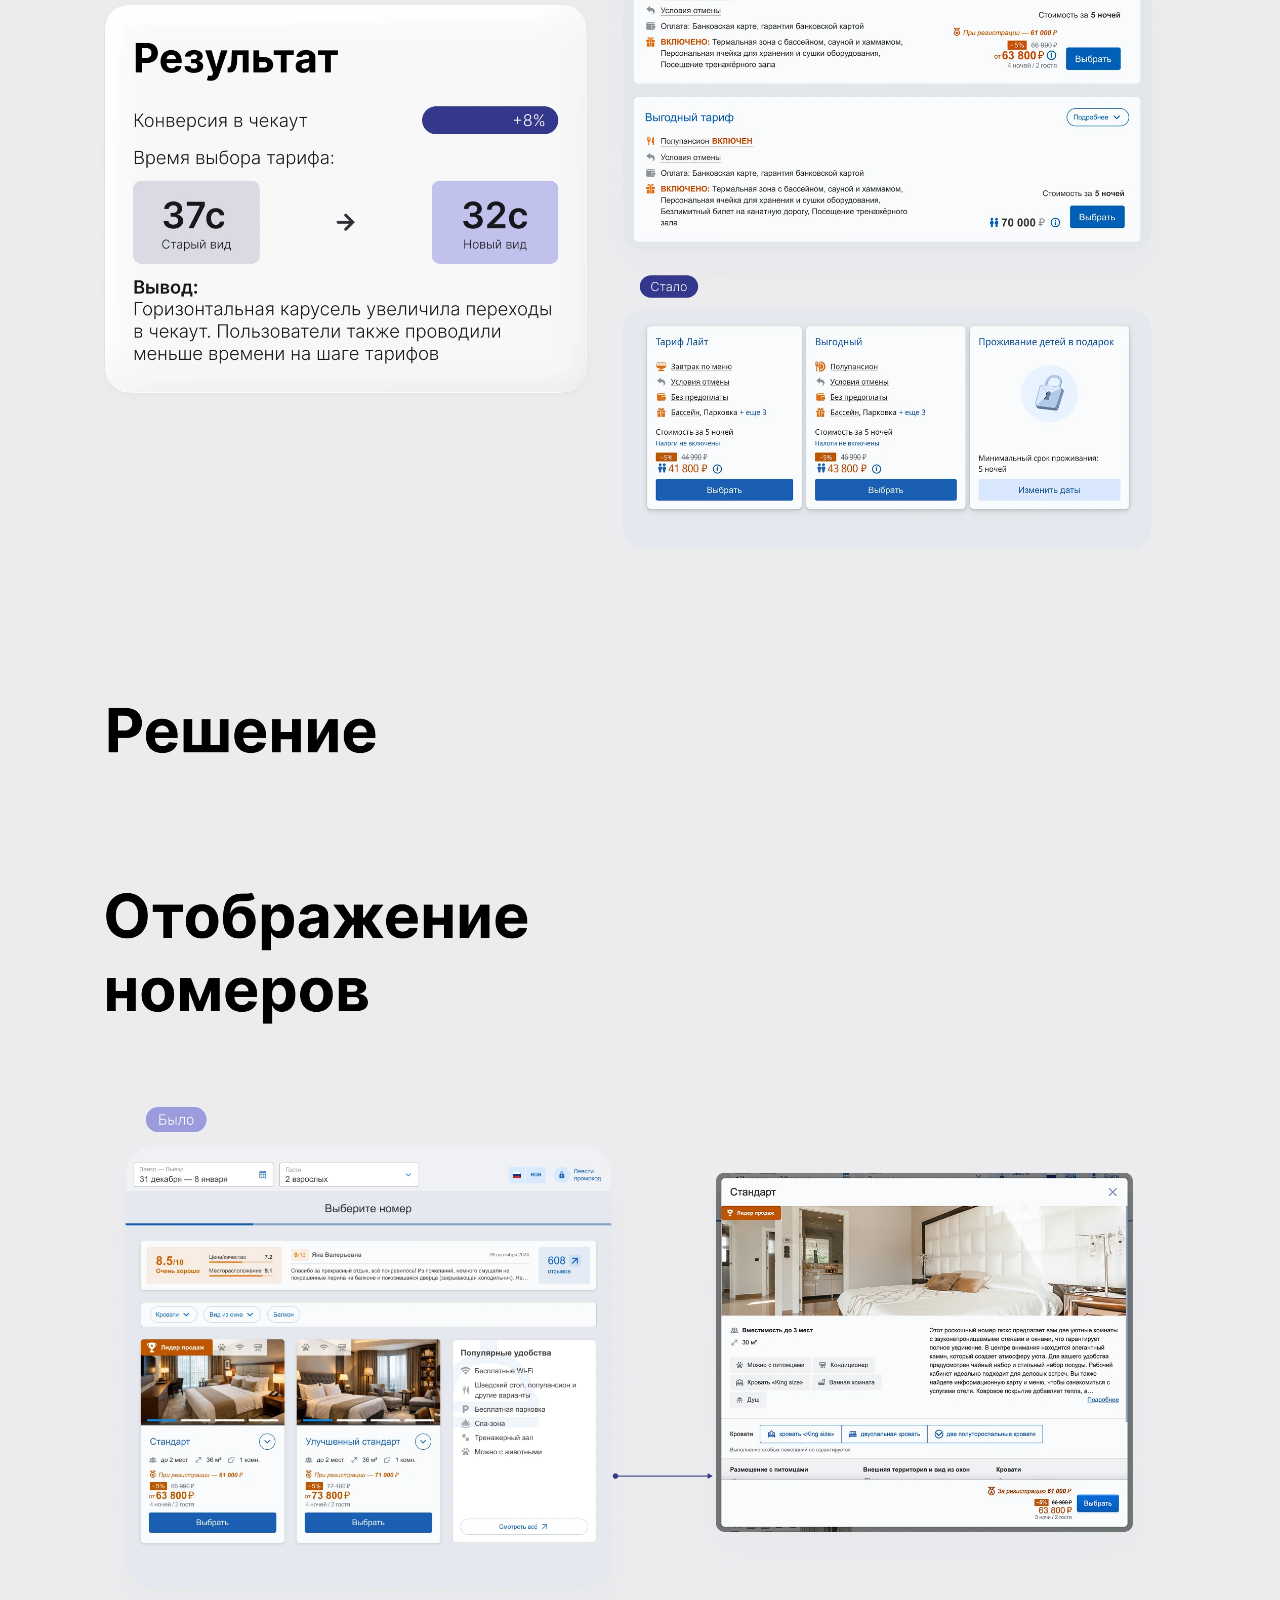
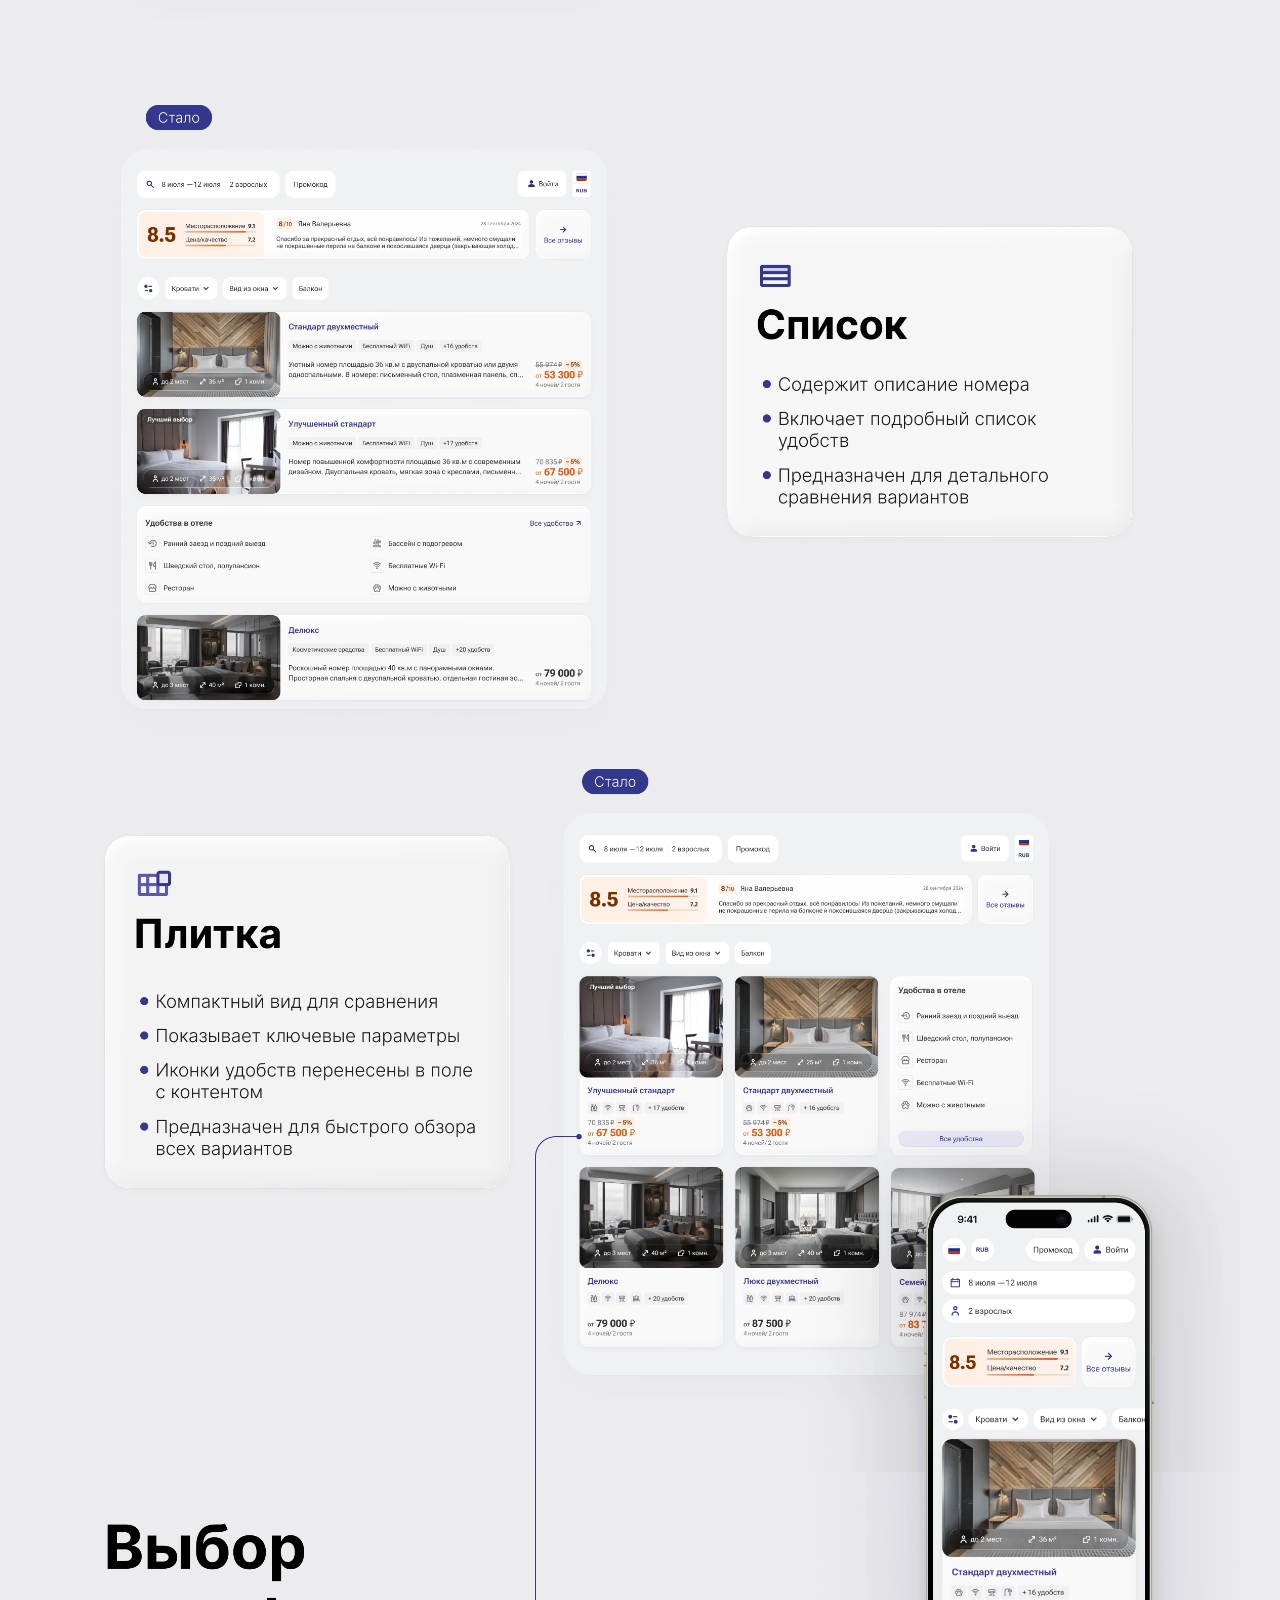
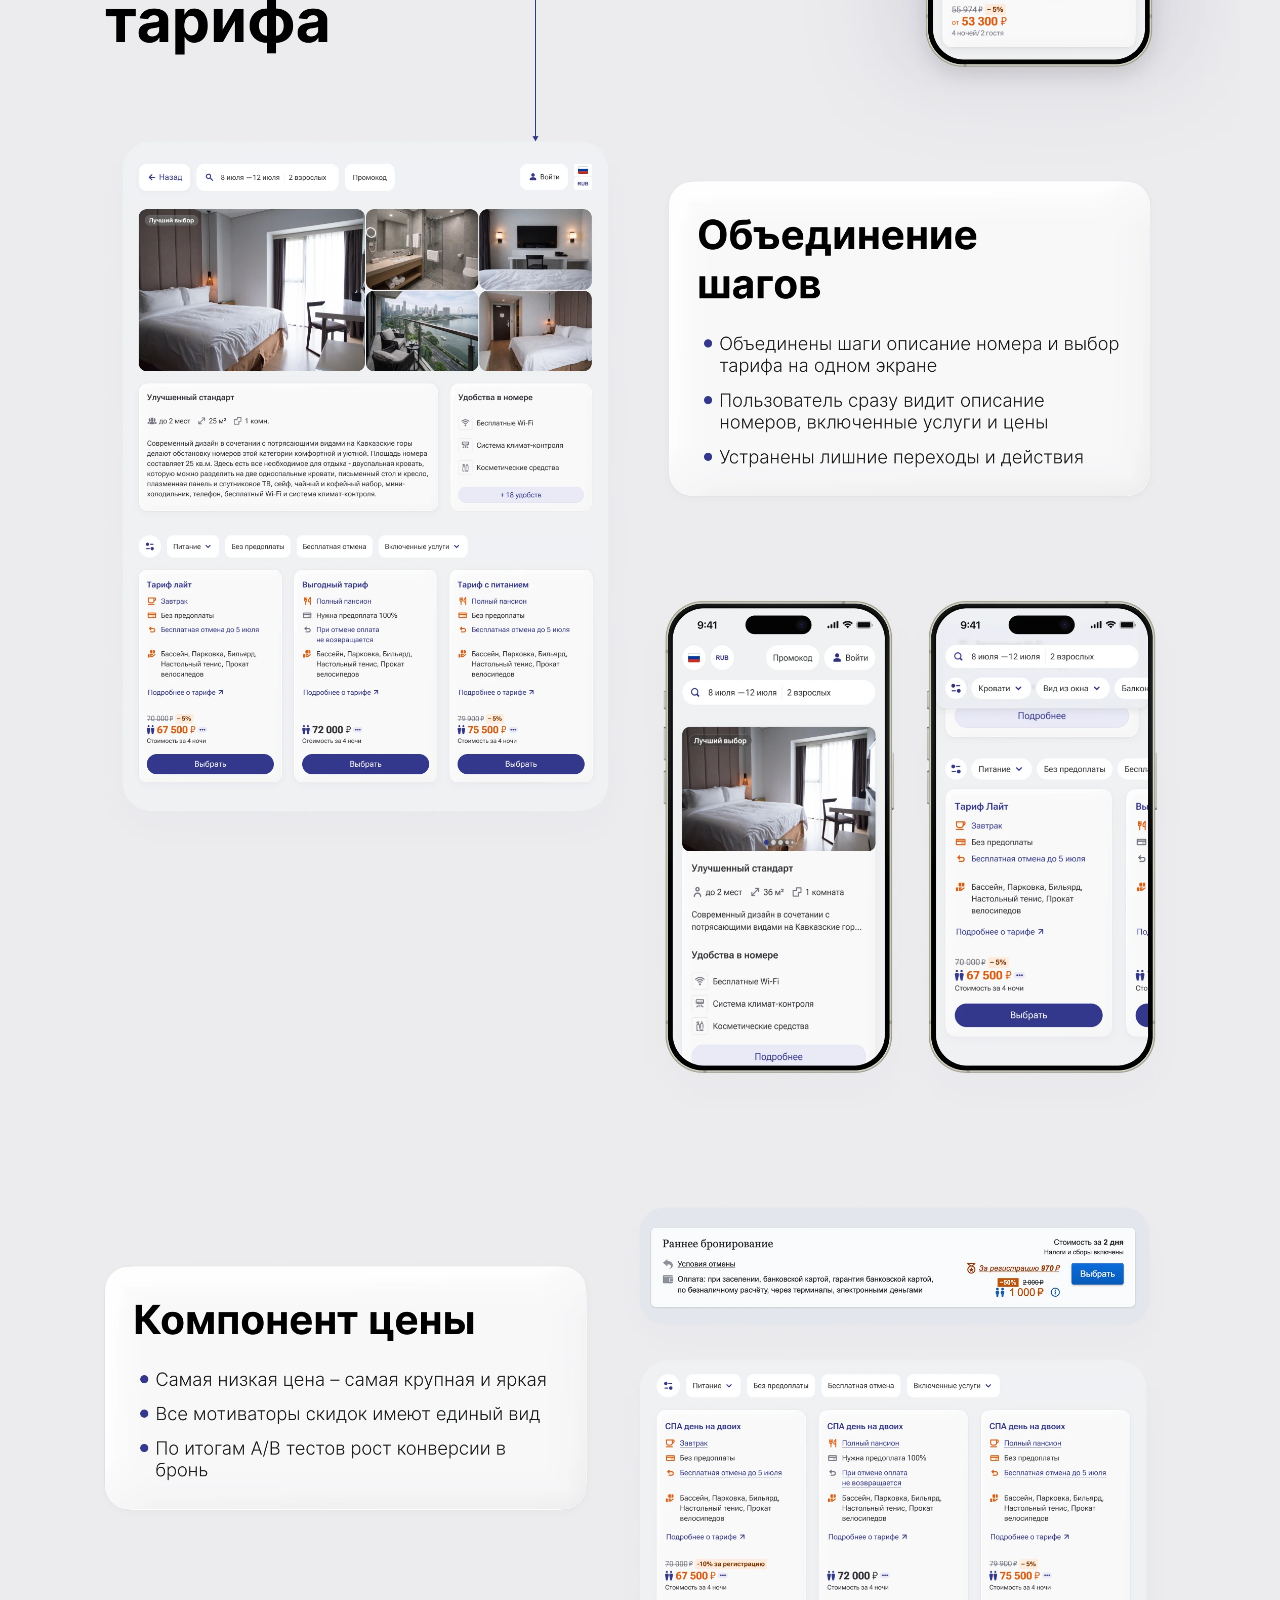
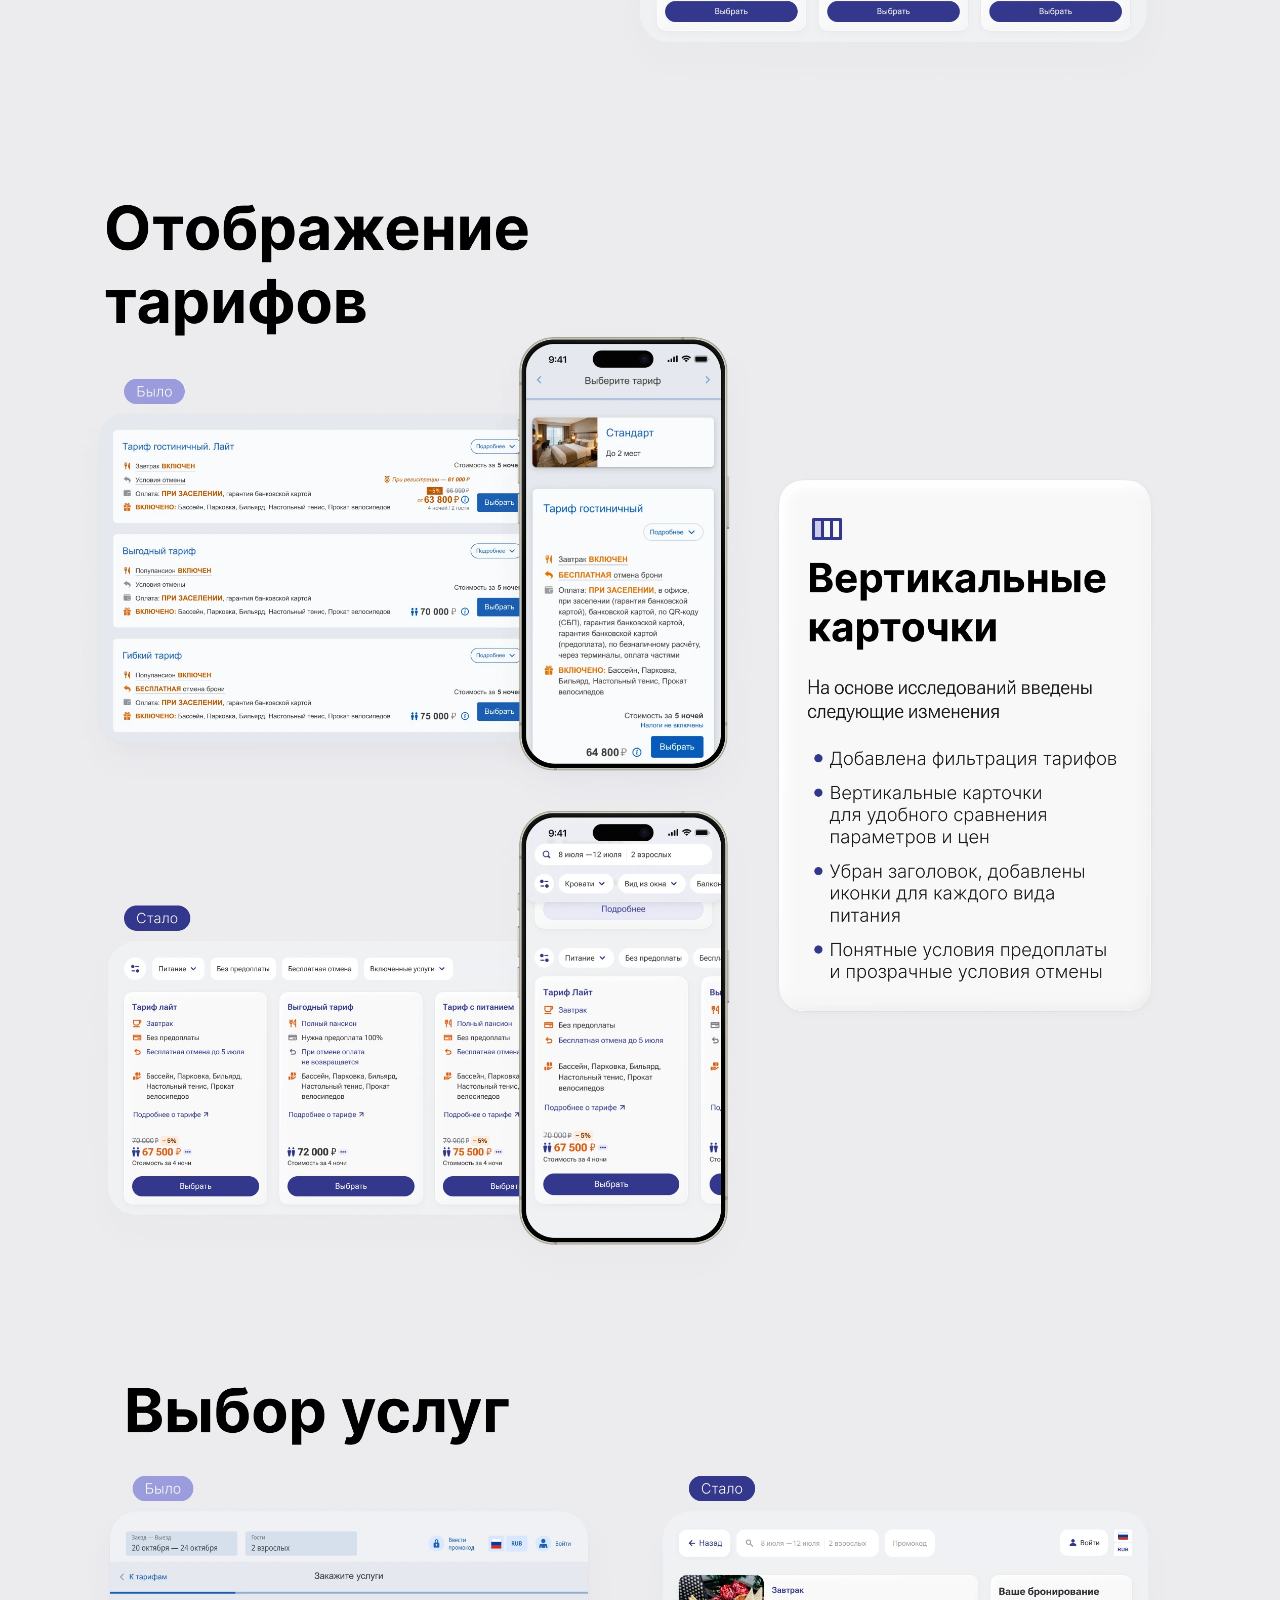
<file: booking-redesign.html>
<!doctype html>
<html lang="ru">
<head>
  <meta charset="utf-8">
  <meta name="viewport" content="width=device-width, initial-scale=1">
  <meta name="description" content="Кейс Жанны Поломкиной о редизайне формы бронирования отелей, исследованиях и результатах A/B-тестов.">
  <meta name="theme-color" content="#ececef">
  <title>Редизайн формы бронирования — Жанна Поломкина</title>
  <link rel="stylesheet" href="case-styles.css">
  <link rel="icon" type="image/svg+xml" href="home-favicon.svg?v=jv">
</head>
<body class="project-page">
  <header class="project-nav page">
    <a class="project-back" href="index.html#booking-case">
      <svg width="20" height="20" viewBox="0 0 20 20" aria-hidden="true"><path d="M7.52271 11.0208H15.4004C15.9527 11.0208 16.4004 10.5731 16.4004 10.0208V9.97916C16.4004 9.42688 15.9527 8.97916 15.4004 8.97916H7.52271L10.744 5.75773C11.1345 5.3672 11.1345 4.73405 10.744 4.34353L10.7071 4.30669C10.3166 3.91616 9.68342 3.91616 9.29289 4.30669L3.59958 10L9.29289 15.6933C9.68342 16.0838 10.3166 16.0838 10.7071 15.6933L10.744 15.6565C11.1345 15.2659 11.1345 14.6328 10.744 14.2423L7.52271 11.0208Z" fill="currentColor"/></svg>
      Ко всем проектам
    </a>
  </header>

  <main class="page" aria-labelledby="booking-title">
    <h1 class="project-block" id="booking-title"><img draggable="false" src="assets--booking--01.webp" width="2371" height="587" alt="Редизайн формы бронирования. B2C, Booking, Redesign, 2025–2026."></h1>
    <img draggable="false" class="project-block" src="assets--booking--02.webp" width="2371" height="1655" alt="Обзор проекта. Упрощён выбор номера, тарифа и услуг. A/B-тест компонента цены на 370 000 сессий показал рост конверсии в чекаут на 10,7% на мобильных и на 4,9% на десктопе.">
    <img draggable="false" class="project-block" src="assets--booking--03.webp" width="2371" height="3166" alt="Проблемы, задачи и моя роль. Перегруженные карточки и лишние шаги затрудняли выбор. В роли ведущего продуктового дизайнера я объединила выбор номера и тарифа на одном экране." loading="lazy" decoding="async">
    <img draggable="false" class="project-block" src="assets--booking--04.webp" width="2371" height="3891" alt="Исследования. Аудит старого интерфейса и глубинные интервью показали, что гостям сложно сравнивать предложения и понимать итоговую стоимость и условия до оплаты." loading="lazy" decoding="async">
    <img draggable="false" class="project-block" src="assets--booking--05.webp" width="2371" height="1180" alt="A/B-тест компонента цены. Гипотеза: если сделать самую низкую цену заметнее, гости быстрее поймут выгоду и перейдут к бронированию." loading="lazy" decoding="async">
    <img draggable="false" class="project-block" src="assets--booking--06.webp" width="2371" height="1090" alt="Результаты теста цены на 370 000 сессий. На мобильных конверсия в чекаут выросла на 10,7%, в оплату — на 3,8%, в регистрацию — на 2,9%. На десктопе рост составил 4,9% для чекаута и 2,9% для регистрации. Сравнение интерфейсов до и после." loading="lazy" decoding="async">
    <img draggable="false" class="project-block" src="assets--booking--07.webp" width="2371" height="565" alt="Исследование тарифов." loading="lazy" decoding="async">
    <img draggable="false" class="project-block" src="assets--booking--08.webp" width="2371" height="2107" alt="Юзабилити-тестирование тарифов. Главные трудности: условия оплаты (71%), разница в цене (46%) и условия отмены (33%). Проверили гипотезы об иконках и упрощении текста на 50 респондентах." loading="lazy" decoding="async">
    <img draggable="false" class="project-block" src="assets--booking--09.webp" width="2371" height="1369" alt="Тест иконок питания. В тесте первого клика поиск тарифа с полным пансионом занял 15 секунд вместо 20, на 25% меньше." loading="lazy" decoding="async">
    <img draggable="false" class="project-block" src="assets--booking--10.webp" width="2371" height="1916" alt="Тест текстов. После упрощения описаний 90% респондентов правильно определили, что завтрак включён в стоимость. Сравнение контрольного и тестового вариантов." loading="lazy" decoding="async">
    <img draggable="false" class="project-block" src="assets--booking--11.webp" width="2371" height="1180" alt="A/B-тест горизонтального скролла. Гипотеза: карусель с параметрами, выровненными по строкам, упростит сравнение тарифов." loading="lazy" decoding="async">
    <img draggable="false" class="project-block" src="assets--booking--12.webp" width="2371" height="1500" alt="Результат теста горизонтального скролла. Конверсия в чекаут выросла на 8%, время выбора тарифа сократилось с 37 до 32 секунд." loading="lazy" decoding="async">
    <img draggable="false" class="project-block" src="assets--booking--13.webp" width="2371" height="410" alt="Решение." loading="lazy" decoding="async">
    <img draggable="false" class="project-block" src="assets--booking--14.webp" width="2371" height="1657" alt="Отображение номеров до редизайна. Список номеров и отдельное модальное окно с описанием номера." loading="lazy" decoding="async">
    <img draggable="false" class="project-block" src="assets--booking--15.webp" width="2371" height="2766" alt="Отображение номеров после редизайна. Список помогает сравнить описания и удобства, а плитка даёт компактный обзор ключевых параметров." loading="lazy" decoding="async">
    <img draggable="false" class="project-block" src="assets--booking--16.webp" width="2371" height="2530" alt="Выбор тарифа после редизайна. Описание номера, услуги и тарифы с ценами объединены на одном экране. Примеры для компьютера и телефона." loading="lazy" decoding="async">
    <img draggable="false" class="project-block" src="assets--booking--17.webp" width="2371" height="1249" alt="Компонент цены до и после редизайна. Самая низкая цена выделена размером и цветом, скидки оформлены единообразно." loading="lazy" decoding="async">
    <img draggable="false" class="project-block" src="assets--booking--18.webp" width="2371" height="2267" alt="Отображение тарифов до и после редизайна. Добавлены фильтры, вертикальные карточки для сравнения, иконки питания и более понятные условия предоплаты и отмены." loading="lazy" decoding="async">
    <img draggable="false" class="project-block" src="assets--booking--19.webp" width="2371" height="2421" alt="Выбор услуг и корзина до и после редизайна. Карточки услуг упрощены, второстепенные кнопки приглушены, основное действие выделено в корзине." loading="lazy" decoding="async">
    <img draggable="false" class="project-block" src="assets--booking--20.webp" width="2371" height="1022" alt="Итоговые показатели. Конверсия в чекаут выросла на 11%, в оплату — на 4%, скорость поиска тарифа — на 20%." loading="lazy" decoding="async">
    <img draggable="false" class="project-block" src="assets--booking--21.webp" width="2371" height="3395" alt="Сценарий бронирования на компьютере: выбор дат, номера, тарифа и дополнительных услуг." loading="lazy" decoding="async">
    <img draggable="false" class="project-block" src="assets--booking--22.webp" width="2371" height="1578" alt="Сценарий бронирования на телефоне: список номеров, детали номера, тарифы и выбор услуг с итоговой стоимостью." loading="lazy" decoding="async">
  </main>
</body>
</html>
</file>
<file: home.css>
:root {
  --hero-bg: #140c26;
  --hero-surface: #2a1d4a;
  --hero-text: #f1ecfa;
  --hero-muted: #a99cc6;
  --hero-accent: #5e48a6;
  --hero-x-glow: #6f5fa8;
  --hero-x-deep: #06030f;
  --line: color-mix(in srgb, var(--hero-text) 12%, transparent);
  --motion: cubic-bezier(.22,.8,.24,1);
  font-family: Onest, sans-serif;
  line-height: 1.5;
  scroll-behavior: smooth;
  background: var(--hero-x-deep);
  color: var(--hero-text);
}

*, *::before, *::after { box-sizing: border-box; }
body, h1, h2, h3, p, figure, ul { margin: 0; }
body { min-height: 100vh; overflow-x: hidden; }
ul { padding: 0; list-style: none; }
a { color: inherit; text-decoration: none; }
button { font: inherit; cursor: pointer; }
img, svg { display: block; }
img { max-width: 100%; }
svg { flex-shrink: 0; }
:focus-visible { outline: 2px solid #cfc6e6; outline-offset: 4px; }
.nowrap { white-space: nowrap; }

.glass {
  border: 1px solid color-mix(in srgb, var(--hero-text) 16%, transparent);
  border-radius: 32px;
  background: color-mix(in srgb, var(--hero-surface) 26%, transparent);
  backdrop-filter: blur(22px);
  box-shadow: inset 0 1px 0 color-mix(in srgb, var(--hero-text) 14%, transparent);
}

.space-bg {
  background:
    radial-gradient(60% 70% at 100% 0%, color-mix(in srgb, var(--hero-x-glow) 35%, transparent), transparent 70%),
    radial-gradient(80% 60% at 0% 100%, color-mix(in srgb, var(--hero-accent) 14%, transparent), transparent 70%),
    linear-gradient(180deg, var(--hero-bg), var(--hero-x-deep));
}

.mono-label {
  color: var(--hero-muted);
  font: .78rem/1.5 "IBM Plex Mono", monospace;
  letter-spacing: .14em;
  text-transform: uppercase;
}

.t-display { font-size: 30px; line-height: 1.04; letter-spacing: -.035em; font-weight: 400; }
.t-h3 { font-size: 22px; line-height: 1.15; letter-spacing: -.02em; font-weight: 400; }
.t-lead { font-size: 22px; line-height: 1.35; letter-spacing: -.015em; }
.t-num { font-size: 36px; line-height: 1; letter-spacing: -.04em; font-weight: 400; }
.t-large { font-size: 18px; line-height: 1.45; }

.hero-frame, .contacts { padding: 14px; }
.hero-eyebrow, .hero-header, .contacts footer {
  display: flex;
  justify-content: space-between;
  gap: 16px;
}
.hero-eyebrow { margin-bottom: 14px; padding-inline: 20px; white-space: nowrap; }
.hero {
  position: relative;
  overflow: hidden;
  border-radius: 32px;
  padding: 24px 20px;
}
.hero-header { position: relative; z-index: 2; align-items: center; }
.hero-brand, .hero-actions { display: flex; align-items: center; }
.hero-brand { gap: 12px; font-size: 18px; font-weight: 600; letter-spacing: -.025em; white-space: nowrap; }
.hero-brand img {
  flex: 0 0 40px;
  width: 40px;
  height: 40px;
  border-radius: 50%;
  background: var(--hero-accent);
  object-fit: cover;
}
.hero-actions { gap: 16px; }
.btn-primary, .btn-secondary { border-radius: 10px; }
.btn-primary {
  display: none;
  background: var(--hero-accent);
  color: white;
  padding: 15px 22px;
  font-size: 14px;
  line-height: 20px;
  transition: filter .15s;
}
.btn-primary:hover { filter: brightness(1.1); }

.btn-secondary {
  display: inline-flex;
  align-items: center;
  gap: 10px;
  padding: 14px 22px;
  border: 1px solid color-mix(in srgb, var(--hero-text) 60%, transparent);
  background: transparent;
  color: var(--hero-text);
  font-size: 14px;
  font-weight: 500;
  line-height: 20px;
  transition: background-color .2s, border-color .2s;
}
.btn-secondary:hover {
  border-color: var(--hero-text);
  background: color-mix(in srgb, var(--hero-text) 8%, transparent);
}
.home-menu { position: relative; }
.home-menu nav {
  position: absolute;
  top: 100%;
  right: 0;
  width: 208px;
  margin-top: 8px;
  padding: 8px;
  border-radius: 16px;
}
.home-menu nav a { display: block; padding: 12px 16px; border-radius: 12px; transition: background-color .15s; }
.home-menu nav a:hover { background: color-mix(in srgb, var(--hero-accent) 30%, transparent); }

.hero-grid { position: relative; z-index: 1; display: grid; gap: 18px; margin-top: 32px; }
.hero-photo { position: relative; min-height: 360px; overflow: hidden; background: var(--hero-surface); }
.hero-photo img { position: absolute; inset: 0; width: 100%; height: 100%; object-fit: cover; object-position: 50% 30%; }
.hero-title, .hero-stat { display: flex; flex-direction: column; justify-content: space-between; gap: 32px; }
.hero-title { padding: 28px; }
.hero-title h1 { color: color-mix(in srgb, var(--hero-text) 78%, transparent); }
.hero-title b { color: var(--hero-text); font-weight: 400; }
.hero-stat { padding: 30px 34px; }
.hero-stat p { margin-top: 8px; color: var(--hero-muted); }

.home-section, .contacts-inner { max-width: 1280px; margin-inline: auto; }
.home-section { padding: 80px 20px; }
.home-section, .contacts, .case-list article { scroll-margin-top: 24px; }
.about-copy { display: grid; gap: 32px; margin-top: 24px; }
.about-copy span:not(.nowrap), .about-copy > p + p { color: var(--hero-muted); }
.about-copy > p + p { line-height: 1.625; }
.metrics { display: grid; overflow: hidden; margin-top: 56px; }
.metric { display: flex; flex-direction: column; gap: 24px; padding: 32px; }
.metric + .metric { border-top: 1px solid var(--line); }
.metric p { margin-top: 12px; color: var(--hero-muted); }

.cases h2, .contacts h2 { margin-top: 16px; }
.case-list, .contacts-grid { display: grid; gap: 18px; margin-top: 40px; }
.case-card { display: grid; gap: 32px; padding: 20px; transition: border-color .15s; }
.case-card:hover, .contact-card:hover { border-color: var(--hero-accent); }
.case-media {
  display: flex;
  justify-content: center;
  align-items: center;
  min-height: 260px;
  overflow: hidden;
  border: 1px solid var(--line);
  border-radius: 16px;
  background: var(--cover-bg);
}
.case-media img { width: 100%; height: 100%; max-height: 560px; object-fit: contain; transition: transform .5s; }
.case-card:hover .case-media img { transform: scale(1.03); }
.case-copy { display: flex; flex-direction: column; gap: 32px; min-width: 0; padding: 0 8px 8px; }
.case-tag, .case-extra, .case-more { display: flex; align-items: center; }
.case-tag { gap: 12px; }
.case-copy h3 { margin-top: 20px; }
.case-result { border-left: 2px solid var(--hero-accent); padding-left: 20px; }
.case-result ul { display: grid; gap: 4px; margin-top: 8px; }
.case-steps { display: grid; gap: 12px; font-size: 15px; line-height: 1.625; }
.case-step { padding-bottom: 12px; border-bottom: 1px solid var(--line); }
.case-step strong { font-weight: 600; }
.case-step span, .case-extra { color: var(--hero-muted); }
.case-extra, .case-more { gap: 8px; }
.case-more { width: fit-content; margin-top: auto; font-size: 14px; font-weight: 500; }
.case-more svg, .contact-card > svg { transition: transform .3s; }
.case-card:hover .case-more svg, .contact-card:hover > svg { transform: translate(4px,-4px); }

.contacts-panel { overflow: hidden; border-radius: 32px; padding: 48px 20px 80px; }
.contacts h2 { max-width: 768px; }
.contact-card, .contact-info, .contact-icon { display: flex; align-items: center; }
.contact-card { justify-content: space-between; height: 100%; gap: 16px; border-radius: 16px; padding: 24px; transition: border-color .15s; }
.contact-info { gap: 16px; min-width: 0; }
.contact-icon { flex: 0 0 44px; justify-content: center; height: 44px; border: 1px solid color-mix(in srgb, var(--hero-text) 16%, transparent); border-radius: 50%; }
.contact-info .t-large { margin-top: 4px; overflow-wrap: anywhere; }
.contacts footer { margin-top: 64px; }

.rise { animation: rise 1.1s var(--motion) var(--delay,0s) both; }
@keyframes rise { from { opacity: 0; transform: translateY(18px); filter: blur(8px); } }
.hero-photo img { animation: photo-in 1.6s var(--motion) both; }
@keyframes photo-in { from { transform: scale(1.06); } }
.reveal {
  transition: opacity 1s var(--motion) var(--delay,0s),
    transform 1s var(--motion) var(--delay,0s),
    filter 1s var(--motion) var(--delay,0s);
}
.reveal-pending { opacity: 0; transform: translateY(22px); filter: blur(6px); }
.reveal:focus-within { opacity: 1; transform: none; filter: none; }

@media (max-width: 420px) {
  .hero-brand { font-size: 15px; gap: 8px; }
  .btn-secondary { padding-inline: 10px; gap: 6px; }
  .hero-header { gap: 8px; }
}
@media (width < 768px) {
  .contact-info .t-large { font-size: 16px; }
}
@media (min-width: 640px) {
  .btn-primary { display: inline-block; }
  .metrics { grid-template-columns: repeat(2,minmax(0,1fr)); }
  .metric + .metric { border-top: 0; }
  .metric:nth-child(n+3) { border-top: 1px solid var(--line); }
  .metric:nth-child(even) { border-left: 1px solid var(--line); }
}
@media (min-width: 768px) {
  .t-display { font-size: 48px; }
  .t-h3 { font-size: 30px; }
  .t-lead { font-size: 28px; }
  .t-num { font-size: 52px; }
  .hero-eyebrow, .hero, .home-section, .contacts-panel { padding-inline: 40px; }
  .hero { padding-top: 30px; }
  .hero-brand { font-size: 20px; }
  .hero-grid {
    margin-top: 34px;
    grid-template-columns: repeat(3,minmax(0,1fr));
    grid-template-areas: "photo text text" "photo stat1 stat2";
  }
  .hero-photo { grid-area: photo; }
  .hero-title { grid-area: text; gap: 48px; padding: 38px 42px; }
  .hero-experience { grid-area: stat1; }
  .hero-products { grid-area: stat2; }
  .about { padding-block: 112px; }
  .case-card { padding: 24px; }
  .case-copy { padding: 16px; }
  .contacts-panel { padding-block: 64px 112px; }
  .contacts-grid { grid-template-columns: repeat(3,minmax(0,1fr)); }
}
@media (min-width: 1024px) {
  .about-copy { grid-template-columns: 1.6fr 1fr; gap: 64px; }
  .about-copy > p + p { padding-top: 8px; }
  .metrics { grid-template-columns: repeat(4,minmax(0,1fr)); }
  .metric:nth-child(n+3) { border-top: 0; }
  .metric:nth-child(3) { border-left: 1px solid var(--line); }
  .case-card { grid-template-columns: 1.25fr 1fr; gap: 40px; }
  .case-media { min-height: 480px; }
  .case-more { align-self: flex-end; }
}
@media (min-width: 1280px) {
  .t-display { font-size: 64px; }
}
@media (prefers-reduced-motion: reduce) {
  :root { scroll-behavior: auto; }
  .rise, .hero-photo img { animation: none; }
  .reveal, .case-media img, .case-more svg, .contact-card > svg { transition: none; }
}
</file>
<file: case-styles.css>
:root {
  font-family: Arial, Helvetica, sans-serif;
  color: #101013;
  background: #ececef;
  --accent: #35338b;
  --inset: clamp(24px, 5.333vw, 64px);
}

*, *::before, *::after { box-sizing: border-box; }
body {
  margin: 0;
  background: radial-gradient(
    ellipse clamp(260px, 45.833vw, 720px) clamp(160px, 18vw, 260px)
    at max(0px, calc(50% - 600px)) clamp(90px, 10.417vw, 145px),
    #ccc4eb, transparent
  ) no-repeat;
}
h1, h2, h3, ul { margin: 0; }
h2 { font-size: 40px; line-height: 1.2; }
a { color: var(--accent); text-decoration: none; }
a:focus-visible, button:focus-visible { outline: 3px solid #796be2; outline-offset: 4px; }
a:hover { text-decoration: underline; }
img { display: block; max-width: 100%; }
section { scroll-margin-top: 24px; }

.page {
  max-width: 1200px;
  margin-inline: auto;
}
.inset { padding-inline: var(--inset); }
.header { padding-top: 30px; }
.header nav { display: flex; justify-content: flex-end; flex-wrap: wrap; gap: 12px 28px; font-size: 16px; }
.header h1 {
  margin-top: 40px;
  font-size: clamp(40px, 6.05vw, 73px);
  line-height: 1.16;
  letter-spacing: -.02em;
  color: #050506;
}

.intro {
  display: grid;
  grid-template-columns: minmax(0, 395fr) minmax(0, 613fr);
  align-items: stretch;
  gap: clamp(24px, 5.333vw, 64px);
  margin-top: clamp(58px, 12.1vw, 145px);
  margin-bottom: clamp(48px, 7vw, 84px);
}
.portrait {
  width: 100%;
  height: 100%;
  object-fit: cover;
  border-radius: 40px;
  box-shadow: 0 24px 58px #24233f0d;
}
.bio {
  padding: clamp(28px, 4.67vw, 56px);
  background: linear-gradient(152deg, #fff, #f0f0f1);
  border-radius: 48px;
  box-shadow: inset 0 0 34px #ffffff88, 0 1px 4px #1817290d, 0 16px 36px #24233f08;
}
.bio h2 { margin-bottom: 32px; color: #050506; }
.bio ul, .case ul { font-size: 20px; line-height: 1.22; }
.bio ul, .case ul, .achievement ul { padding-left: 24px; }
.bio li::marker, .case li::marker { color: var(--accent); }
.bio li + li { margin-top: 23px; }
.bio address {
  display: flex;
  flex-wrap: wrap;
  gap: 10px clamp(20px, 5.4vw, 65px);
  margin-top: 24px;
  font-style: normal;
  font-size: 16px;
}

.achievements {
  position: relative;
  isolation: isolate;
  overflow: hidden;
  padding-block: 120px 122px;
  border-radius: 40px;
  color: white;
  background: radial-gradient(ellipse 55% 46% at 67% 55%, #473a75, transparent 100%), #1f1e2d;
}
.achievements::before {
  content: "";
  position: absolute;
  z-index: -1;
  top: 190px;
  left: 10%;
  width: 720px;
  height: 240px;
  border: 1px solid #7662ac75;
  border-radius: 50%;
  transform: rotate(37deg);
}
.achievement-grid {
  display: grid;
  grid-template-columns: repeat(3, minmax(0, 1fr));
  gap: clamp(18px, 3.333vw, 40px);
  margin-top: 64px;
}
.achievement {
  position: relative;
  min-height: 323px;
  padding: 32px 23px 105px;
  border: 1px solid #aaa7c247;
  border-right-color: #8981b521;
  border-radius: 30px;
  background: linear-gradient(140deg, #211f34e8, #141321e8);
}
.achievement:nth-child(3) { background: linear-gradient(140deg, #262347e6, #141321ee); }
.achievement h3 { font-size: clamp(21px, 2.333vw, 28px); line-height: 1.2; }
.achievement ul { margin-top: 24px; font-size: 18px; line-height: 1.45; }
.achievement li + li { margin-top: 5px; }
.achievement img { position: absolute; right: 35px; bottom: 28px; }

.cases { padding-top: 104px; padding-bottom: 180px; }
.cases > h2 { margin-bottom: 64px; }
.case {
  display: grid;
  grid-template-columns: 42.3% minmax(0, 1fr);
  width: calc(100% - 32px);
  border-radius: 40px;
  background: #fff;
  color: #191b1e;
  box-shadow: 0 24px 55px #24233f0e, 0 1px 4px #24233f12;
  cursor: pointer;
}
.case + .case { margin-top: 64px; }
.case-cover { width: 100%; height: 100%; object-fit: cover; border-radius: inherit; }
.case-body { display: flex; flex-direction: column; padding: 39px 32px 31px 40px; }
.case h3 { margin-bottom: 30px; font-size: 28px; line-height: 1.22; }
.case li + li { margin-top: 12px; }
.case-link {
  display: inline-flex;
  align-items: center;
  gap: 4px;
  align-self: flex-end;
  margin-top: auto;
  padding: 12px 16px;
  border-radius: 100px;
  background: #e8e6f6;
  font-size: 16px;
  line-height: 1;
}
.case ul { margin-bottom: 24px; }
.case:has(.case-link:focus-visible) { outline: 3px solid #796be2; outline-offset: 4px; }
.case-link:hover { text-decoration: none; }

@media (hover: hover) {
  .case:hover { box-shadow: 0 24px 84px #0e0c3017, 0 3px 20px #0e0c300d; }
  .case-link:hover { background: #ded9f4; }
}

@media (max-width: 960px) {
  .bio ul, .case ul { font-size: 18px; }
  .bio li + li { margin-top: 16px; }
  .bio address { column-gap: 20px; }
  .case { width: 100%; }
  .case-cover { object-fit: contain; background: #ececef; }
  .case-body { padding: 28px; }
  .case h3 { font-size: 24px; }
}

@media (max-width: 760px) {
  h2 { font-size: 32px; }
  .header nav { justify-content: flex-start; }
  .intro { grid-template-columns: 1fr; }
  .portrait { height: auto; width: min(100%, 395px); }
  .bio { border-radius: 32px; }
  .bio h2 { margin-bottom: 22px; }
  .achievements { padding-block: 54px; border-radius: 30px; }
  .achievement-grid { grid-template-columns: 1fr; margin-top: 32px; }
  .achievement { min-height: 196px; padding-bottom: 32px; padding-right: 83px; }
  .achievement ul { margin-top: 16px; }
  .achievement img { width: 52px; height: 52px; right: 18px; bottom: 20px; }
  .cases { padding-block: 60px 80px; }
  .cases > h2 { margin-bottom: 30px; }
  .case { grid-template-columns: 1fr; border-radius: 30px; }
  .case + .case { margin-top: 32px; }
  .case-cover { height: auto; aspect-ratio: auto; }
  .case h3 { margin-bottom: 20px; }
}

@media (max-width: 420px) {
  .header h1 { font-size: clamp(29px, 8.3vw, 40px); }
  .header nav { gap: 12px 18px; }
  .bio, .case-body { padding: 24px; }
  .bio ul, .case ul { font-size: 17px; }
}

@media (min-width: 1100px) {
  .intro { min-height: 482px; }
  .case { min-height: 390px; }
  .case + .case { min-height: 414px; }
}

.project-page { background: #ececef; }
.project-page-modification { background: #ecebf0; }
.project-page-dark { background: #1a1722; color: #fff; color-scheme: dark; }

@media (min-width: 1201px) {
  .project-page-modification {
    /* Match the cover's edge colors over its displayed height (1200 × 2005/2371). */
    background: linear-gradient(
      #eeedf2, #f0eff2 5% 17%, #f1f1f3 25% 55%,
      #f0eff2 60%, #efeef3 65%, #eeedf0 75%, #ececf0 85% 100%
    ) top / 100% calc(1200px * 2005 / 2371) no-repeat #ecebf0;
  }
}

.project-nav {
  position: sticky;
  z-index: 2;
  top: max(clamp(12px, 2.67vw, 32px), env(safe-area-inset-top));
  height: 0;
  padding-inline: clamp(16px, 3.33vw, 40px);
}

.project-back {
  display: inline-flex;
  align-items: center;
  gap: 7px;
  min-height: 44px;
  padding: 8px 14px 8px 12px;
  border: 1px solid #ffffff45;
  border-radius: 10px;
  background: linear-gradient(145deg, #5455a0df, #353680d9);
  box-shadow: inset 0 1px 2px #ffffff36, 0 6px 20px #0e0c3014;
  -webkit-backdrop-filter: blur(10px) saturate(145%);
  backdrop-filter: blur(10px) saturate(145%);
  color: #fff;
  font-size: 15px;
  line-height: 1.2;
}

.project-back:hover {
  background: linear-gradient(145deg, #484992ec, #303174e8);
  text-decoration: none;
}

@media (hover: hover) and (prefers-reduced-motion: no-preference) {
  .project-back svg { transition: transform .3s; }
  .project-back:hover svg { transform: translateX(-4px); }
}

.project-block img, img.project-block {
  width: 100%;
  height: auto;
  pointer-events: none;
  user-select: none;
  -webkit-touch-callout: none;
}

@media (min-width: 1201px) {
  .assistant-panel {
    display: grid;
    grid-template-columns: minmax(0, 1fr) min(100%, 1200px) minmax(0, 1fr);
  }

  .assistant-panel > .project-block { grid-area: 1 / 2; }

  .assistant-panel::before,
  .assistant-panel::after {
    content: "";
    width: min(100%, 380px);
    background: var(--panel-glow) no-repeat;
    background-size: 200% 100%;
  }

  .assistant-panel::before { grid-area: 1 / 1; justify-self: end; }
  .assistant-panel::after { grid-area: 1 / 3; background-position: right; }
}

@media (max-width: 760px) {
  .project-page main { padding-top: 58px; }
}
</file>
